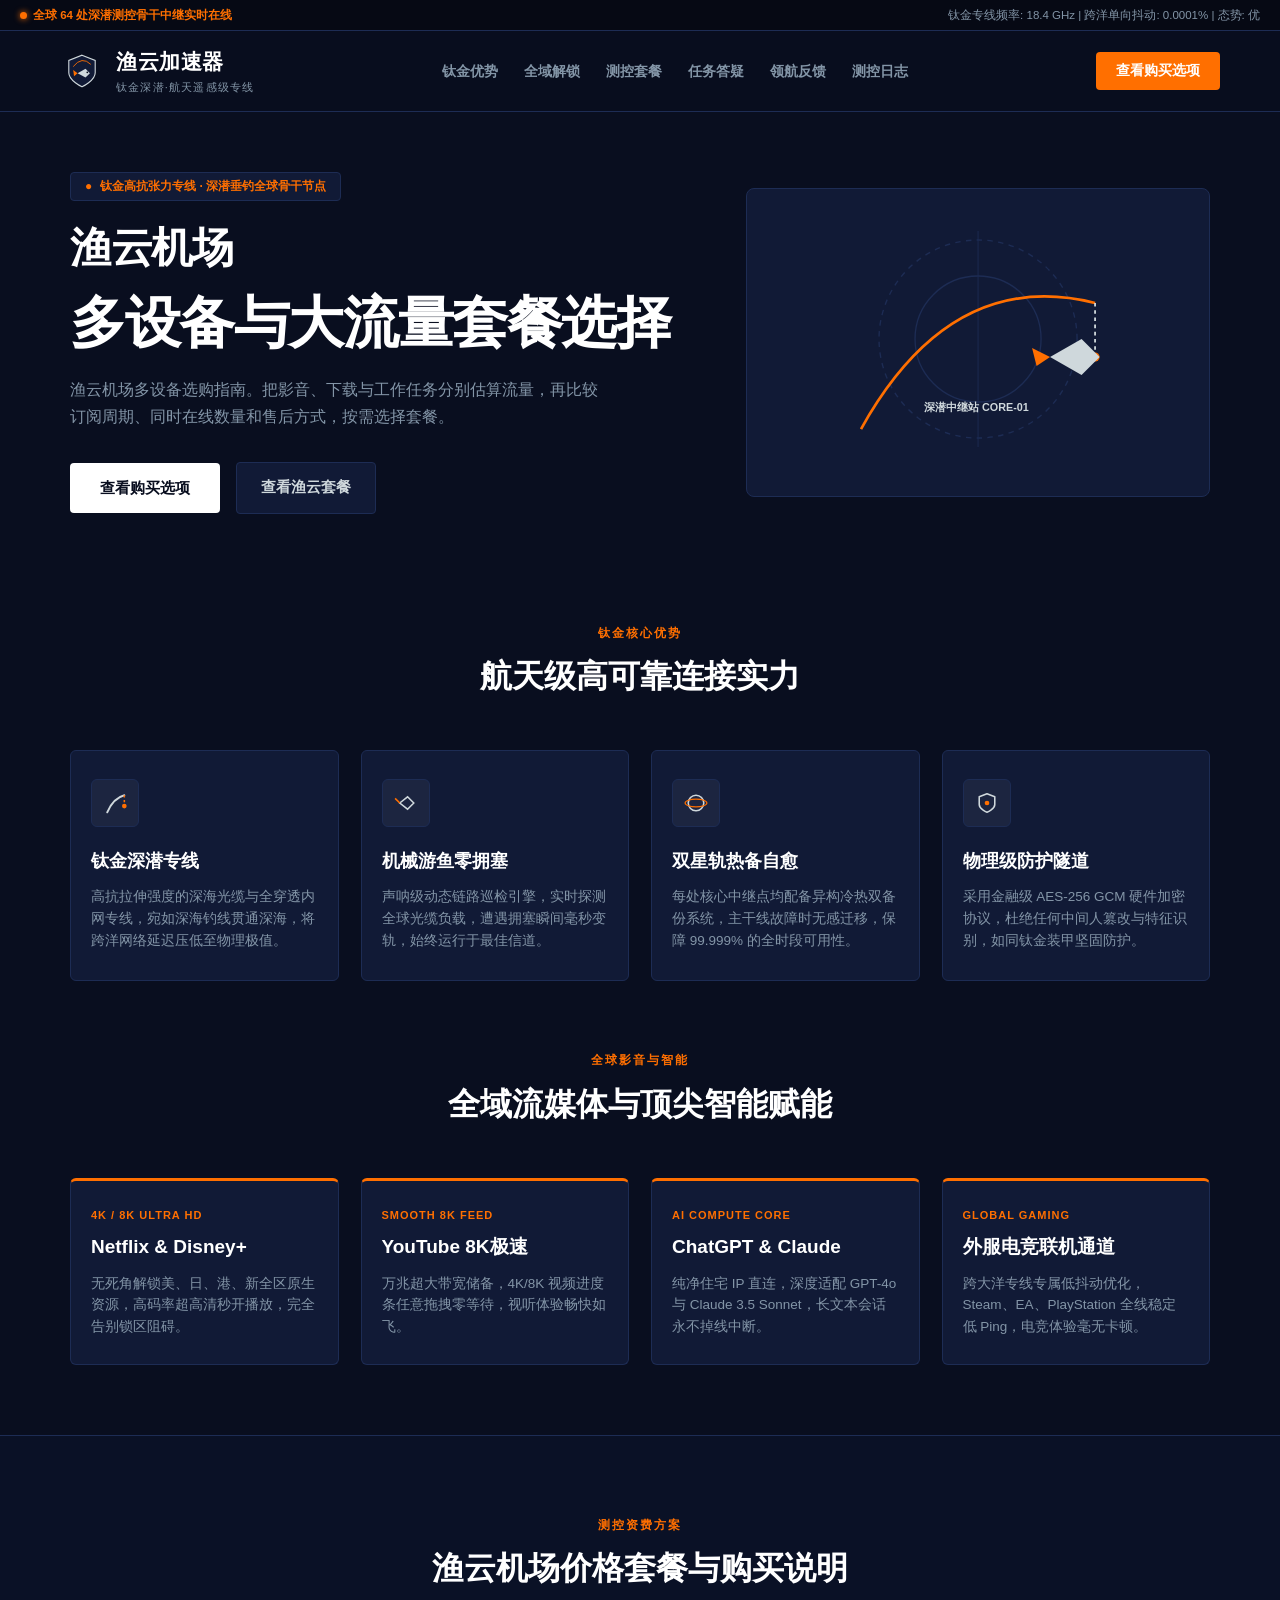
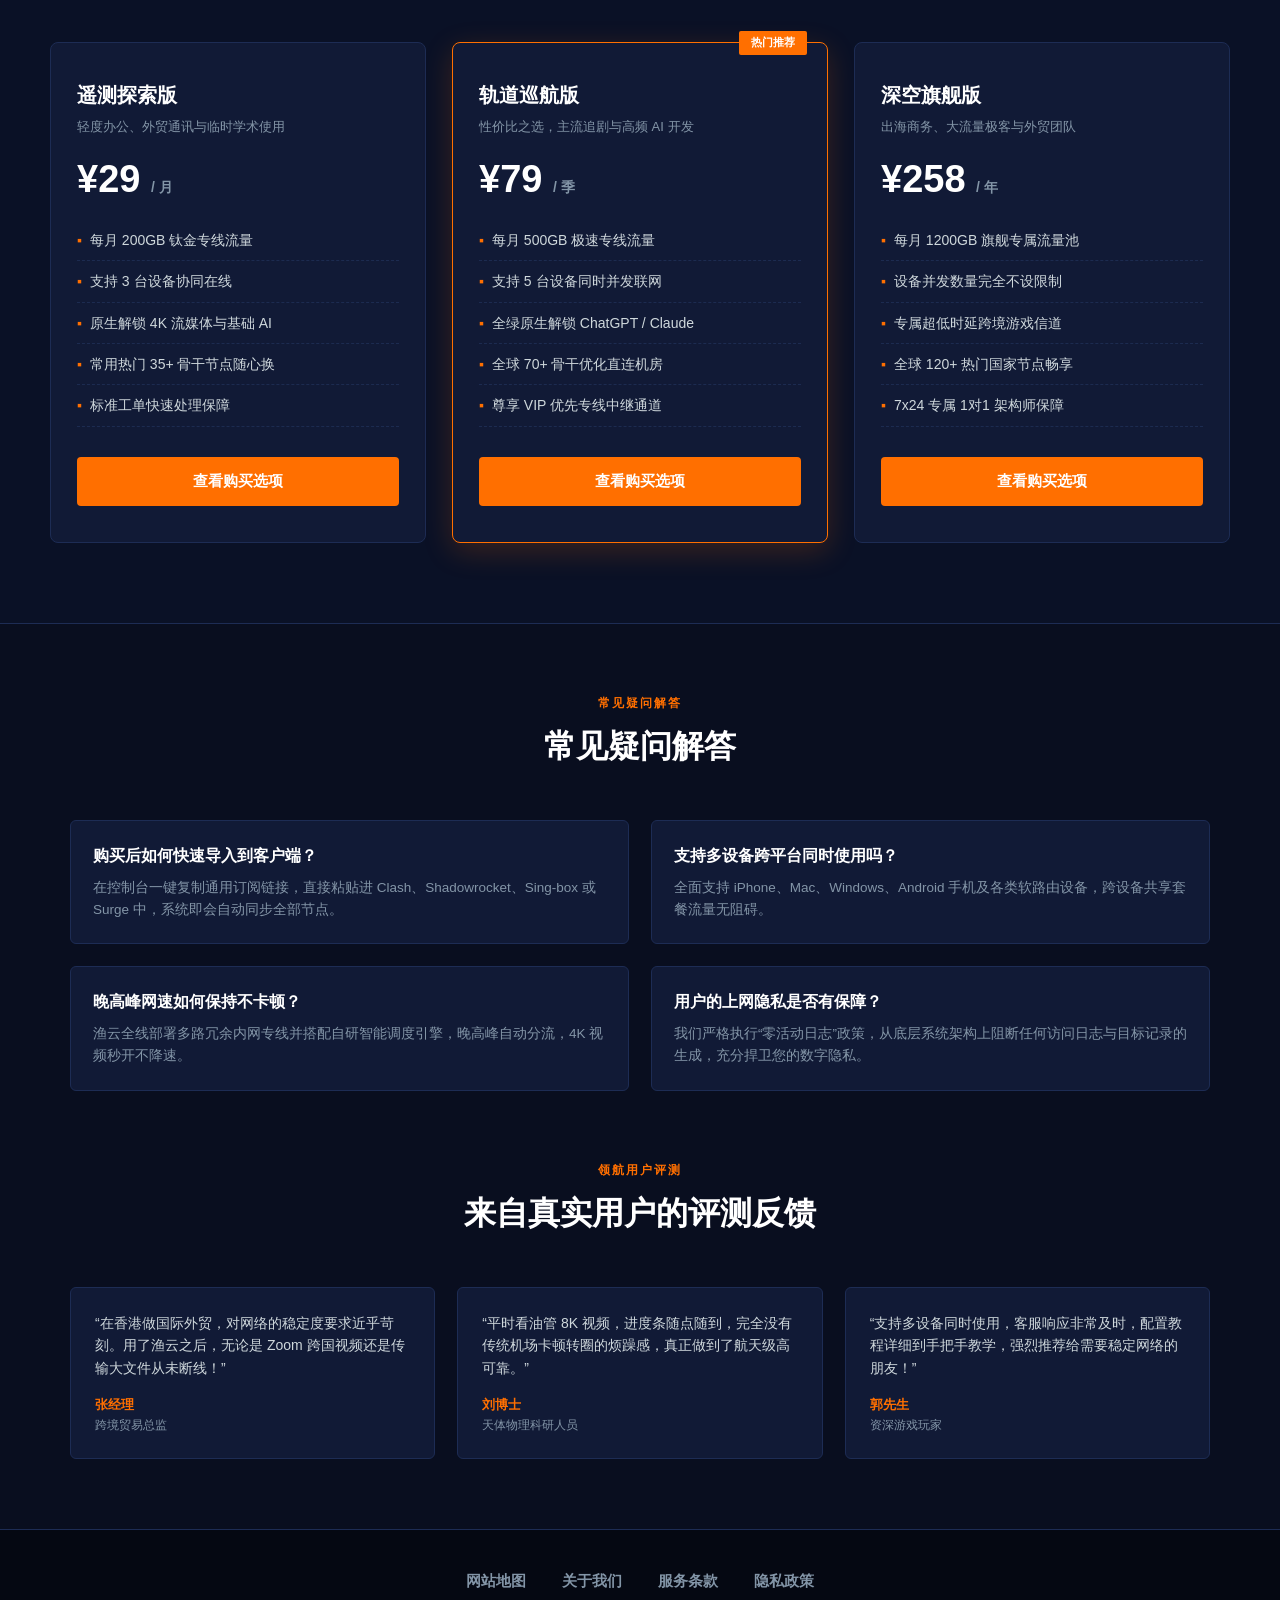
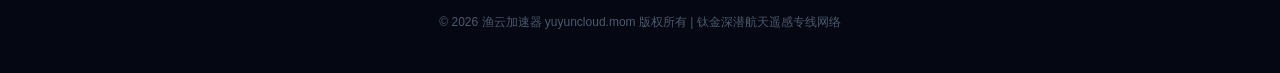
<file: index.html>
<!DOCTYPE html>

<html lang="zh-CN">
<head>
<meta charset="utf-8"/>
<meta content="width=device-width, initial-scale=1" name="viewport"/>
<title>渔云机场｜多设备与大流量套餐选择指南</title>
<meta content="渔云机场多设备选购指南。把影音、下载与工作任务分别估算流量，再比较订阅周期、同时在线数量和售后方式，按需选择套餐。" name="description"/>
<link href="https://yuyuncloud.mom/" rel="canonical"/>
<meta content="渔云机场｜多设备与大流量套餐选择指南" property="og:title"/>
<meta content="渔云机场多设备选购指南。把影音、下载与工作任务分别估算流量，再比较订阅周期、同时在线数量和售后方式，按需选择套餐。" property="og:description"/>
<meta content="https://yuyuncloud.mom/" property="og:url"/>
<meta content="website" property="og:type"/>
<meta content="渔云" property="og:site_name"/>
<meta content="zh_CN" property="og:locale"/>
<meta content="summary_large_image" name="twitter:card"/>
<meta content="渔云机场｜多设备与大流量套餐选择指南" name="twitter:title"/>
<meta content="渔云机场多设备选购指南。把影音、下载与工作任务分别估算流量，再比较订阅周期、同时在线数量和售后方式，按需选择套餐。" name="twitter:description"/>
<style>
    :root {
      --bg-space: #090e1f;
      --bg-module: #111a36;
      --bg-module-hover: #18254b;
      --color-titanium: #cfd8dc;
      --color-white: #ffffff;
      --color-orange: #ff6f00;
      --color-telemetry: #8395a7;
      --border-hull: #1d2c54;
      --font-hull: -apple-system, BlinkMacSystemFont, "Segoe UI", Roboto, "PingFang SC", "Microsoft YaHei", sans-serif;
    }
    * { box-sizing: border-box; margin: 0; padding: 0; }
    html { scroll-behavior: smooth; }
    body {
      background-color: var(--bg-space);
      color: var(--color-titanium);
      font-family: var(--font-hull);
      line-height: 1.6;
      -webkit-font-smoothing: antialiased;
    }
    a { color: inherit; text-decoration: none; }

    /* Top Strip */
    .tele-ticker {
      background: #060914;
      border-bottom: 1px solid var(--border-hull);
      padding: 6px 20px;
      font-size: 11.5px;
      color: var(--color-telemetry);
      display: flex;
      justify-content: space-between;
      align-items: center;
    }
    .tele-live {
      display: inline-flex;
      align-items: center;
      gap: 6px;
      color: var(--color-orange);
      font-weight: 700;
    }
    .tele-dot {
      width: 7px; height: 7px; border-radius: 50%;
      background: var(--color-orange);
      box-shadow: 0 0 6px var(--color-orange);
    }

    /* Nav */
    .aero-nav-bar {
      position: sticky;
      top: 0;
      z-index: 100;
      background: rgba(9, 14, 31, 0.96);
      border-bottom: 1px solid var(--border-hull);
      backdrop-filter: blur(8px);
    }
    .aero-nav-box {
      max-width: 1200px;
      margin: 0 auto;
      padding: 14px 20px;
      display: flex;
      align-items: center;
      justify-content: space-between;
      gap: 20px;
    }
    .aero-brand-box {
      display: flex;
      align-items: center;
      gap: 12px;
      flex-shrink: 0;
    }
    .aero-logo-svg {
      width: 44px;
      height: 44px;
      flex-shrink: 0;
    }
    .aero-title-grp {
      display: flex;
      flex-direction: column;
    }
    .aero-name {
      font-size: 21px;
      font-weight: 900;
      letter-spacing: 0.5px;
      color: var(--color-white);
    }
    .aero-name span {
      color: var(--color-orange);
      font-size: 11px;
      border: 1px solid var(--color-orange);
      padding: 1px 6px;
      border-radius: 2px;
      margin-left: 6px;
    }
    .aero-tagline {
      font-size: 11px;
      color: var(--color-telemetry);
      letter-spacing: 1.2px;
    }

    /* Section Navigation Links */
    .aero-nav-links {
      display: flex;
      align-items: center;
      gap: 26px;
      list-style: none;
    }
    .aero-nav-links a {
      font-size: 14px;
      font-weight: 700;
      color: var(--color-telemetry);
      transition: color 0.2s;
      position: relative;
    }
    .aero-nav-links a:hover {
      color: var(--color-white);
    }
    .aero-nav-links a::after {
      content: "";
      position: absolute;
      bottom: -6px;
      left: 0;
      width: 0;
      height: 2px;
      background: var(--color-orange);
      transition: width 0.2s;
    }
    .aero-nav-links a:hover::after {
      width: 100%;
    }

    .aero-login-btn {
      background: var(--color-orange);
      color: #fff;
      font-size: 13.5px;
      font-weight: 700;
      padding: 8px 20px;
      border-radius: 4px;
      transition: background 0.2s;
      flex-shrink: 0;
    }
    .aero-login-btn:hover { background: #ff7d1a; }

    /* Hero */
    .aero-hero-deck {
      max-width: 1180px;
      margin: 0 auto;
      padding: 60px 20px 40px;
      display: grid;
      grid-template-columns: 1.15fr 0.85fr;
      gap: 48px;
      align-items: center;
    }
    .aero-badge {
      display: inline-flex;
      align-items: center;
      gap: 8px;
      padding: 4px 14px;
      background: var(--bg-module);
      border: 1px solid var(--border-hull);
      border-radius: 4px;
      font-size: 12px;
      font-weight: 700;
      color: var(--color-orange);
      margin-bottom: 20px;
    }
    .aero-h1 {
      font-size: 42px;
      font-weight: 900;
      line-height: 1.2;
      color: var(--color-white);
      margin-bottom: 20px;
      letter-spacing: -0.5px;
    }
    .aero-h1 em {
      font-style: normal;
      color: var(--color-orange);
    }
    .aero-lead-p {
      font-size: 16px;
      color: var(--color-telemetry);
      line-height: 1.7;
      margin-bottom: 32px;
      max-width: 530px;
    }
    .aero-cta-row {
      display: flex;
      align-items: center;
      gap: 16px;
      flex-wrap: wrap;
    }
    .btn-aero-start {
      background: var(--color-white);
      color: var(--bg-space);
      font-size: 15px;
      font-weight: 800;
      padding: 13px 30px;
      border-radius: 4px;
      transition: all 0.2s;
      display: inline-block;
    }
    .btn-aero-start:hover {
      background: #e2e8f0;
      transform: translateY(-2px);
    }
    .btn-aero-pbn {
      background: var(--bg-module);
      border: 1px solid var(--border-hull);
      color: var(--color-titanium);
      font-size: 14.5px;
      font-weight: 700;
      padding: 13px 24px;
      border-radius: 4px;
      transition: all 0.2s;
      display: inline-block;
    }
    .btn-aero-pbn:hover {
      border-color: var(--color-orange);
      color: var(--color-white);
    }

    /* Vector Hero Graphic: Titanium Cyber Fish & Deep Line */
    .aero-radar-pod {
      background: var(--bg-module);
      border: 1px solid var(--border-hull);
      border-radius: 8px;
      padding: 24px;
      text-align: center;
    }

    /* Content wrap */
    .aero-section-wrap {
      max-width: 1180px;
      margin: 0 auto;
      padding: 70px 20px;
    }
    .aero-sec-head {
      margin-bottom: 48px;
      text-align: center;
    }
    .aero-tag-sec {
      font-size: 12px;
      font-weight: 800;
      letter-spacing: 2px;
      color: var(--color-orange);
      text-transform: uppercase;
      margin-bottom: 8px;
    }
    .aero-sec-title {
      font-size: 32px;
      font-weight: 900;
      color: var(--color-white);
    }

    /* Core Advantages 4 Cards */
    .titanium-grid-4 {
      display: grid;
      grid-template-columns: repeat(4, 1fr);
      gap: 22px;
    }
    .titanium-card {
      background: var(--bg-module);
      border: 1px solid var(--border-hull);
      border-radius: 6px;
      padding: 28px 20px;
      transition: all 0.25s;
    }
    .titanium-card:hover {
      transform: translateY(-4px);
      border-color: var(--color-orange);
      background: var(--bg-module-hover);
    }
    .t-icon-frame {
      width: 48px;
      height: 48px;
      border-radius: 6px;
      background: rgba(207, 216, 220, 0.06);
      border: 1px solid var(--border-hull);
      display: flex;
      align-items: center;
      justify-content: center;
      margin-bottom: 20px;
    }
    .t-card-h {
      font-size: 18px;
      font-weight: 800;
      color: var(--color-white);
      margin-bottom: 10px;
    }
    .t-card-p {
      font-size: 13.5px;
      color: var(--color-telemetry);
      line-height: 1.65;
    }

    /* Streaming & AI Cards */
    .stream-tele-grid {
      display: grid;
      grid-template-columns: repeat(4, 1fr);
      gap: 22px;
    }
    .stream-tele-card {
      background: var(--bg-module);
      border: 1px solid var(--border-hull);
      border-radius: 6px;
      padding: 26px 20px;
      border-top: 3px solid var(--color-orange);
    }
    .s-tele-label {
      font-size: 11px;
      font-weight: 800;
      color: var(--color-orange);
      margin-bottom: 8px;
      letter-spacing: 1px;
    }
    .s-tele-h {
      font-size: 19px;
      font-weight: 900;
      color: var(--color-white);
      margin-bottom: 10px;
    }
    .s-tele-p {
      font-size: 13.5px;
      color: var(--color-telemetry);
      line-height: 1.6;
    }

    /* Pricing Table (3 tiers) */
    .aero-price-deck {
      background: #0a1126;
      border-top: 1px solid var(--border-hull);
      border-bottom: 1px solid var(--border-hull);
      padding: 80px 20px;
    }
    .aero-price-grid {
      max-width: 1180px;
      margin: 0 auto;
      display: grid;
      grid-template-columns: repeat(3, 1fr);
      gap: 26px;
    }
    .a-price-card {
      background: var(--bg-module);
      border: 1px solid var(--border-hull);
      border-radius: 8px;
      padding: 36px 26px;
      position: relative;
      display: flex;
      flex-direction: column;
      transition: all 0.25s;
    }
    .a-price-card.star {
      border-color: var(--color-orange);
      box-shadow: 0 8px 30px rgba(255, 111, 0, 0.2);
    }
    .a-star-tag {
      position: absolute;
      top: -12px;
      right: 20px;
      background: var(--color-orange);
      color: #fff;
      font-size: 11px;
      font-weight: 800;
      padding: 3px 12px;
      border-radius: 2px;
    }
    .a-plan-name { font-size: 20px; font-weight: 900; color: var(--color-white); margin-bottom: 6px; }
    .a-plan-sub { font-size: 13px; color: var(--color-telemetry); margin-bottom: 22px; }
    .a-plan-cost { font-size: 38px; font-weight: 900; color: var(--color-white); line-height: 1; margin-bottom: 22px; }
    .a-plan-cost span { font-size: 14px; color: var(--color-telemetry); font-weight: 600; }
    .a-plan-feats { list-style: none; margin-bottom: 30px; flex-grow: 1; font-size: 14px; }
    .a-plan-feats li { padding: 9px 0; border-bottom: 1px dashed #1c2b50; display: flex; align-items: center; gap: 8px; }
    .a-plan-feats li::before { content: "▪"; color: var(--color-orange); font-size: 14px; }
    .btn-aero-buy {
      background: var(--color-orange);
      color: #ffffff;
      text-align: center;
      padding: 13px;
      border-radius: 4px;
      font-weight: 800;
      font-size: 14.5px;
      transition: background 0.2s;
      display: block;
    }
    .btn-aero-buy:hover { background: #ff7d1a; }

    /* FAQ */
    .aero-faq-grid {
      display: grid;
      grid-template-columns: 1fr 1fr;
      gap: 22px;
    }
    .a-faq-unit {
      background: var(--bg-module);
      border: 1px solid var(--border-hull);
      border-radius: 6px;
      padding: 22px;
    }
    .a-faq-q { font-size: 16px; font-weight: 800; color: var(--color-white); margin-bottom: 8px; }
    .a-faq-a { font-size: 13.5px; color: var(--color-telemetry); line-height: 1.65; }

    /* Testimonials */
    .aero-testi-grid {
      display: grid;
      grid-template-columns: repeat(3, 1fr);
      gap: 22px;
      margin-top: 36px;
    }
    .a-testi-card {
      background: var(--bg-module);
      border: 1px solid var(--border-hull);
      border-radius: 6px;
      padding: 24px;
    }
    .a-testi-quote { font-size: 14px; color: var(--color-titanium); margin-bottom: 16px; line-height: 1.6; }
    .a-testi-name { font-size: 13px; font-weight: 800; color: var(--color-orange); }
    .a-testi-pos { font-size: 11.5px; color: var(--color-telemetry); }

    /* Strict Footer: ONLY 4 titles */
    .strict-footer-aero {
      background: #050812;
      border-top: 1px solid var(--border-hull);
      padding: 40px 20px;
      text-align: center;
    }
    .footer-four-aero {
      display: flex;
      justify-content: center;
      align-items: center;
      gap: 36px;
      margin-bottom: 20px;
      flex-wrap: wrap;
    }
    .footer-four-aero a {
      font-size: 14.5px;
      font-weight: 700;
      color: var(--color-telemetry);
      transition: color 0.2s;
    }
    .footer-four-aero a:hover { color: var(--color-white); text-decoration: underline; }
    .footer-aero-copy {
      font-size: 12px;
      color: #4b586d;
    }

    @media (max-width: 900px) {
      .aero-hero-deck { grid-template-columns: 1fr; }
      .titanium-grid-4, .stream-tele-grid, .aero-price-grid, .aero-faq-grid, .aero-testi-grid { grid-template-columns: 1fr; }
      .aero-h1 { font-size: 32px; }
      .btn-aero-start, .btn-aero-pbn, .btn-aero-buy { width: 100%; text-align: center; }
      .aero-nav-links { display: none; }
      .footer-four-aero { gap: 20px; }
    }
  </style>
<script id="landing-maintenance-schema" type="application/ld+json">{"@context":"https://schema.org","@type":"WebSite","name":"渔云机场｜多任务连接的准备与测试","url":"https://yuyuncloud.mom/","inLanguage":"zh-CN"}</script>
<link href="landing-maintenance.css" rel="stylesheet"/>
</head>
<body>
<!-- Top Strip -->
<aside class="tele-ticker">
<div class="tele-live">
<span class="tele-dot"></span> 全球 64 处深潜测控骨干中继实时在线
    </div>
<div>钛金专线频率: 18.4 GHz | 跨洋单向抖动: 0.0001% | 态势: 优</div>
</aside>
<!-- Nav with Sections Menu -->
<header class="aero-nav-bar">
<div class="aero-nav-box">
<a class="aero-brand-box" href="index.html">
<!-- Integrated Logo: Titanium mechanical cyber fish leaping through orbital deep-sea angling line -->
<svg class="aero-logo-svg" fill="none" viewbox="0 0 100 100" xmlns="http://www.w3.org/2000/svg">
<!-- Titanium Shield Plate Base -->
<path d="M50 14 L80 26 V54 C80 72 50 86 50 86 C50 86 20 72 20 54 V26 L50 14 Z" fill="#111a36" stroke="#cfd8dc" stroke-width="2.5"></path>
<!-- Angling Line Arc with Orange Hook Point -->
<path d="M30 40 Q 50 15 70 35" stroke="#ff6f00" stroke-width="2"></path>
<!-- Cyber Fish Silhouette inside Shield -->
<polygon fill="#cfd8dc" points="40,55 58,45 68,55 58,65"></polygon>
<polygon fill="#ff6f00" points="40,55 30,48 32,62"></polygon>
<circle cx="62" cy="53" fill="#090e1f" r="2"></circle>
</svg>
<div class="aero-title-grp">
<div class="aero-name">渔云加速器</div>
<div class="aero-tagline">钛金深潜·航天遥感级专线</div>
</div>
</a>
<!-- Section Navigation Menu -->
<nav>
<ul class="aero-nav-links">
<li><a href="#advantages">钛金优势</a></li>
<li><a href="#streaming">全域解锁</a></li>
<li><a href="#pricing">测控套餐</a></li>
<li><a href="#faq">任务答疑</a></li>
<li><a href="#reviews">领航反馈</a></li>
<li><a href="telemetry.html">测控日志</a></li>
</ul>
</nav>
<a class="aero-login-btn" href="https://ww012.twilightaff.com/#/?code=A56DH1Af" rel="nofollow noopener sponsored" target="_blank">查看购买选项</a>
</div>
</header>
<!-- Hero Section -->
<main>
<section class="aero-hero-deck">
<div>
<div class="aero-badge">
<span>●</span> 钛金高抗张力专线 · 深潜垂钓全球骨干节点
        </div>
<h1 class="aero-h1" data-landing-title="true"><span class="landing-brand">渔云机场</span><span class="landing-focus">多设备与大流量套餐选择</span></h1>
<p class="aero-lead-p">渔云机场多设备选购指南。把影音、下载与工作任务分别估算流量，再比较订阅周期、同时在线数量和售后方式，按需选择套餐。</p>
<div class="aero-cta-row">
<a class="btn-aero-start" href="https://ww012.twilightaff.com/#/?code=A56DH1Af" rel="nofollow noopener sponsored" target="_blank">查看购买选项</a>
<a class="btn-aero-pbn" data-package-cta="true" href="#pricing">查看渔云套餐</a>
</div>
</div>
<div class="aero-radar-pod">
<svg fill="none" height="auto" viewbox="0 0 460 280" width="100%" xmlns="http://www.w3.org/2000/svg">
<!-- Orbital Concentric Circles & Deep Lines -->
<circle cx="230" cy="140" r="110" stroke="#1d2c54" stroke-dasharray="6 6" stroke-width="1.5"></circle>
<circle cx="230" cy="140" r="70" stroke="#1d2c54" stroke-width="1.5"></circle>
<line stroke="#1d2c54" stroke-width="1" x1="230" x2="230" y1="20" y2="260"></line>
<!-- Titanium Deep Trolling Rod Arc -->
<path d="M100 240 Q 200 60 360 100" stroke="#ff6f00" stroke-width="3"></path>
<line stroke="#cfd8dc" stroke-dasharray="4 4" stroke-width="2" x1="360" x2="360" y1="100" y2="160"></line>
<circle cx="360" cy="160" fill="#ff6f00" r="5"></circle>
<!-- Cyber Fish Node -->
<polygon fill="#cfd8dc" points="310,160 345,140 365,160 345,180"></polygon>
<polygon fill="#ff6f00" points="310,160 290,150 295,170"></polygon>
<text fill="#cfd8dc" font-size="12" font-weight="800" x="170" y="220">深潜中继站 CORE-01</text>
</svg>
</div>
</section>
<!-- Core Product Advantages (4 cards) -->
<section class="aero-section-wrap" id="advantages">
<div class="aero-sec-head">
<div class="aero-tag-sec">钛金核心优势</div>
<h2 class="aero-sec-title">航天级高可靠连接实力</h2>
</div>
<div class="titanium-grid-4">
<div class="titanium-card">
<div class="t-icon-frame">
<!-- Titanium Rod Icon -->
<svg fill="none" height="28" viewbox="0 0 36 36" width="28" xmlns="http://www.w3.org/2000/svg">
<path d="M8 30 C 14 16, 22 10, 30 8" stroke="#cfd8dc" stroke-linecap="round" stroke-width="2.5"></path>
<line stroke="#ff6f00" stroke-dasharray="3 3" stroke-width="2" x1="30" x2="30" y1="8" y2="22"></line>
<circle cx="30" cy="22" fill="#ff6f00" r="3"></circle>
</svg>
</div>
<h3 class="t-card-h">钛金深潜专线</h3>
<p class="t-card-p">高抗拉伸强度的深海光缆与全穿透内网专线，宛如深海钓线贯通深海，将跨洋网络延迟压低至物理极值。</p>
</div>
<div class="titanium-card">
<div class="t-icon-frame">
<!-- Cyber Fish Icon -->
<svg fill="none" height="28" viewbox="0 0 36 36" width="28" xmlns="http://www.w3.org/2000/svg">
<polygon fill="none" points="10,18 20,10 28,18 20,26" stroke="#cfd8dc" stroke-width="2"></polygon>
<line stroke="#ff6f00" stroke-width="2" x1="10" x2="4" y1="18" y2="12"></line>
</svg>
</div>
<h3 class="t-card-h">机械游鱼零拥塞</h3>
<p class="t-card-p">声呐级动态链路巡检引擎，实时探测全球光缆负载，遭遇拥塞瞬间毫秒变轨，始终运行于最佳信道。</p>
</div>
<div class="titanium-card">
<div class="t-icon-frame">
<!-- Space Satellite Orbit Icon -->
<svg fill="none" height="28" viewbox="0 0 36 36" width="28" xmlns="http://www.w3.org/2000/svg">
<circle cx="18" cy="18" r="10" stroke="#cfd8dc" stroke-width="2"></circle>
<ellipse cx="18" cy="18" rx="14" ry="5" stroke="#ff6f00" stroke-width="1.5"></ellipse>
</svg>
</div>
<h3 class="t-card-h">双星轨热备自愈</h3>
<p class="t-card-p">每处核心中继点均配备异构冷热双备份系统，主干线故障时无感迁移，保障 99.999% 的全时段可用性。</p>
</div>
<div class="titanium-card">
<div class="t-icon-frame">
<!-- Titanium Shield Icon -->
<svg fill="none" height="28" viewbox="0 0 36 36" width="28" xmlns="http://www.w3.org/2000/svg">
<path d="M18 6 L28 10 V20 C28 26 18 30 18 30 C18 30 8 26 8 20 V10 L18 6 Z" stroke="#cfd8dc" stroke-linejoin="round" stroke-width="2"></path>
<circle cx="18" cy="18" fill="#ff6f00" r="3"></circle>
</svg>
</div>
<h3 class="t-card-h">物理级防护隧道</h3>
<p class="t-card-p">采用金融级 AES-256 GCM 硬件加密协议，杜绝任何中间人篡改与特征识别，如同钛金装甲坚固防护。</p>
</div>
</div>
</section>
<!-- Streaming & AI Cards (4 cards) -->
<section class="aero-section-wrap" id="streaming" style="padding-top:0;">
<div class="aero-sec-head">
<div class="aero-tag-sec">全球影音与智能</div>
<h2 class="aero-sec-title">全域流媒体与顶尖智能赋能</h2>
</div>
<div class="stream-tele-grid">
<div class="stream-tele-card">
<div class="s-tele-label">4K / 8K ULTRA HD</div>
<h3 class="s-tele-h">Netflix &amp; Disney+</h3>
<p class="s-tele-p">无死角解锁美、日、港、新全区原生资源，高码率超高清秒开播放，完全告别锁区阻碍。</p>
</div>
<div class="stream-tele-card">
<div class="s-tele-label">SMOOTH 8K FEED</div>
<h3 class="s-tele-h">YouTube 8K极速</h3>
<p class="s-tele-p">万兆超大带宽储备，4K/8K 视频进度条任意拖拽零等待，视听体验畅快如飞。</p>
</div>
<div class="stream-tele-card">
<div class="s-tele-label">AI COMPUTE CORE</div>
<h3 class="s-tele-h">ChatGPT &amp; Claude</h3>
<p class="s-tele-p">纯净住宅 IP 直连，深度适配 GPT-4o 与 Claude 3.5 Sonnet，长文本会话永不掉线中断。</p>
</div>
<div class="stream-tele-card">
<div class="s-tele-label">GLOBAL GAMING</div>
<h3 class="s-tele-h">外服电竞联机通道</h3>
<p class="s-tele-p">跨大洋专线专属低抖动优化，Steam、EA、PlayStation 全线稳定低 Ping，电竞体验毫无卡顿。</p>
</div>
</div>
</section>
<!-- Pricing Comparison Table (3 tiers) -->
<section class="aero-price-deck" id="pricing" style=";scroll-margin-top:100px;">
<div class="aero-sec-head">
<div class="aero-tag-sec">测控资费方案</div>
<h2 class="aero-sec-title">渔云机场价格套餐与购买说明</h2>
</div>
<div class="aero-price-grid">
<div class="a-price-card">
<div class="a-plan-name">遥测探索版</div>
<div class="a-plan-sub">轻度办公、外贸通讯与临时学术使用</div>
<div class="a-plan-cost">¥29 <span>/ 月</span></div>
<ul class="a-plan-feats">
<li>每月 200GB 钛金专线流量</li>
<li>支持 3 台设备协同在线</li>
<li>原生解锁 4K 流媒体与基础 AI</li>
<li>常用热门 35+ 骨干节点随心换</li>
<li>标准工单快速处理保障</li>
</ul>
<a class="btn-aero-buy" href="https://ww012.twilightaff.com/#/?code=A56DH1Af" rel="nofollow noopener sponsored" target="_blank">查看购买选项</a>
</div>
<div class="a-price-card star">
<span class="a-star-tag">热门推荐</span>
<div class="a-plan-name">轨道巡航版</div>
<div class="a-plan-sub">性价比之选，主流追剧与高频 AI 开发</div>
<div class="a-plan-cost">¥79 <span>/ 季</span></div>
<ul class="a-plan-feats">
<li>每月 500GB 极速专线流量</li>
<li>支持 5 台设备同时并发联网</li>
<li>全绿原生解锁 ChatGPT / Claude</li>
<li>全球 70+ 骨干优化直连机房</li>
<li>尊享 VIP 优先专线中继通道</li>
</ul>
<a class="btn-aero-buy" href="https://ww012.twilightaff.com/#/?code=A56DH1Af" rel="nofollow noopener sponsored" target="_blank">查看购买选项</a>
</div>
<div class="a-price-card">
<div class="a-plan-name">深空旗舰版</div>
<div class="a-plan-sub">出海商务、大流量极客与外贸团队</div>
<div class="a-plan-cost">¥258 <span>/ 年</span></div>
<ul class="a-plan-feats">
<li>每月 1200GB 旗舰专属流量池</li>
<li>设备并发数量完全不设限制</li>
<li>专属超低时延跨境游戏信道</li>
<li>全球 120+ 热门国家节点畅享</li>
<li>7x24 专属 1对1 架构师保障</li>
</ul>
<a class="btn-aero-buy" href="https://ww012.twilightaff.com/#/?code=A56DH1Af" rel="nofollow noopener sponsored" target="_blank">查看购买选项</a>
</div>
</div>
</section>
<!-- FAQ (4 items) -->
<section class="aero-section-wrap" id="faq">
<div class="aero-sec-head">
<div class="aero-tag-sec">常见疑问解答</div>
<h2 class="aero-sec-title">常见疑问解答</h2>
</div>
<div class="aero-faq-grid">
<div class="a-faq-unit">
<div class="a-faq-q">购买后如何快速导入到客户端？</div>
<div class="a-faq-a">在控制台一键复制通用订阅链接，直接粘贴进 Clash、Shadowrocket、Sing-box 或 Surge 中，系统即会自动同步全部节点。</div>
</div>
<div class="a-faq-unit">
<div class="a-faq-q">支持多设备跨平台同时使用吗？</div>
<div class="a-faq-a">全面支持 iPhone、Mac、Windows、Android 手机及各类软路由设备，跨设备共享套餐流量无阻碍。</div>
</div>
<div class="a-faq-unit">
<div class="a-faq-q">晚高峰网速如何保持不卡顿？</div>
<div class="a-faq-a">渔云全线部署多路冗余内网专线并搭配自研智能调度引擎，晚高峰自动分流，4K 视频秒开不降速。</div>
</div>
<div class="a-faq-unit">
<div class="a-faq-q">用户的上网隐私是否有保障？</div>
<div class="a-faq-a">我们严格执行“零活动日志”政策，从底层系统架构上阻断任何访问日志与目标记录的生成，充分捍卫您的数字隐私。</div>
</div>
</div>
</section>
<!-- Testimonials (3 cards) -->
<section class="aero-section-wrap" id="reviews" style="padding-top:0;">
<div class="aero-sec-head">
<div class="aero-tag-sec">领航用户评测</div>
<h2 class="aero-sec-title">来自真实用户的评测反馈</h2>
</div>
<div class="aero-testi-grid">
<div class="a-testi-card">
<div class="a-testi-quote">“在香港做国际外贸，对网络的稳定度要求近乎苛刻。用了渔云之后，无论是 Zoom 跨国视频还是传输大文件从未断线！”</div>
<div class="a-testi-name">张经理</div>
<div class="a-testi-pos">跨境贸易总监</div>
</div>
<div class="a-testi-card">
<div class="a-testi-quote">“平时看油管 8K 视频，进度条随点随到，完全没有传统机场卡顿转圈的烦躁感，真正做到了航天级高可靠。”</div>
<div class="a-testi-name">刘博士</div>
<div class="a-testi-pos">天体物理科研人员</div>
</div>
<div class="a-testi-card">
<div class="a-testi-quote">“支持多设备同时使用，客服响应非常及时，配置教程详细到手把手教学，强烈推荐给需要稳定网络的朋友！”</div>
<div class="a-testi-name">郭先生</div>
<div class="a-testi-pos">资深游戏玩家</div>
</div>
</div>
</section>
</main>
<!-- Strict Footer: ONLY 4 titles -->
<footer class="strict-footer-aero">
<div class="footer-four-aero">
<a href="sitemap.html" target="_blank">网站地图</a>
<a href="about.html" target="_blank">关于我们</a>
<a href="terms.html" target="_blank">服务条款</a>
<a href="privacy.html" target="_blank">隐私政策</a>
</div>
<div class="footer-aero-copy">
      © 2026 渔云加速器 yuyuncloud.mom 版权所有 | 钛金深潜航天遥感专线网络
    </div>
</footer>
</body>
</html>
</file>
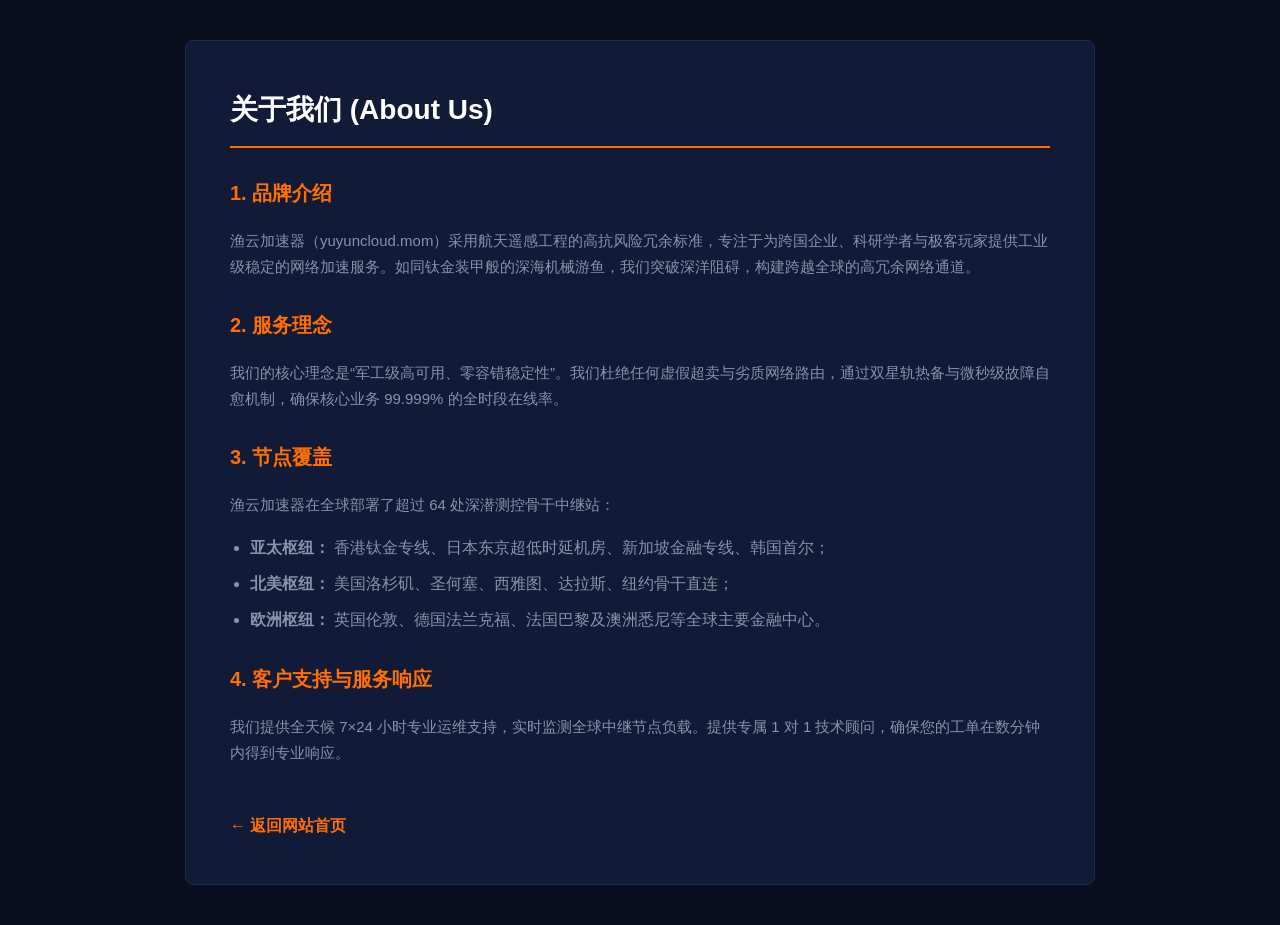
<file: about.html>
<!DOCTYPE html>
<html lang="zh-CN">
<head>
  <meta charset="UTF-8">
  <meta name="viewport" content="width=device-width, initial-scale=1">
  <title>关于我们 | 渔云加速器 yuyuncloud.mom</title>
  <style>
    body { background:#090e1f; color:#cfd8dc; font-family:-apple-system,BlinkMacSystemFont,"Segoe UI",Roboto,"PingFang SC",sans-serif; margin:0; padding:40px 20px; line-height:1.75; }
    .page-box { max-width:820px; margin:0 auto; background:#111a36; padding:44px; border:1px solid #1d2c54; border-radius:8px; }
    h1 { color:#fff; border-bottom:2px solid #ff6f00; padding-bottom:12px; margin-top:0; font-size:28px; }
    h2 { color:#ff6f00; font-size:20px; margin-top:28px; }
    p { color:#8395a7; font-size:15px; margin-bottom:16px; }
    ul { color:#8395a7; padding-left:20px; margin-bottom:20px; }
    li { margin-bottom:8px; }
    .back-btn { display:inline-block; margin-top:30px; color:#ff6f00; font-weight:bold; text-decoration:none; }
    .back-btn:hover { text-decoration:underline; }
  </style>

<meta name="description" content="渔云加速器（yuyuncloud.mom）采用航天遥感工程的高抗风险冗余标准，专注于为跨国企业、科研学者与极客玩家提供工业级稳定的网络加速服务。如同钛金装甲般的深海机械游鱼，我们突破深洋阻碍，构建跨越全球的高冗余网络通道。">
<meta property="og:url" content="https://yuyuncloud.mom/about.html">
<meta property="og:title" content="关于我们 | 渔云加速器 yuyuncloud.mom">
<meta property="og:description" content="渔云加速器（yuyuncloud.mom）采用航天遥感工程的高抗风险冗余标准，专注于为跨国企业、科研学者与极客玩家提供工业级稳定的网络加速服务。如同钛金装甲般的深海机械游鱼，我们突破深洋阻碍，构建跨越全球的高冗余网络通道。">
<meta property="og:site_name" content="渔云">
<meta property="og:type" content="article">
<meta name="twitter:title" content="关于我们 | 渔云加速器 yuyuncloud.mom">
<meta name="twitter:description" content="渔云加速器（yuyuncloud.mom）采用航天遥感工程的高抗风险冗余标准，专注于为跨国企业、科研学者与极客玩家提供工业级稳定的网络加速服务。如同钛金装甲般的深海机械游鱼，我们突破深洋阻碍，构建跨越全球的高冗余网络通道。">
<link rel="canonical" href="https://yuyuncloud.mom/about.html">
<script id="landing-maintenance-schema" type="application/ld+json">{"@context": "https://schema.org", "@type": "BreadcrumbList", "itemListElement": [{"@type": "ListItem", "position": 1, "name": "渔云机场", "item": "https://yuyuncloud.mom/"}, {"@type": "ListItem", "position": 2, "name": "关于我们 | 渔云加速器 yuyuncloud.mom", "item": "https://yuyuncloud.mom/about.html"}]}</script>
</head>
<body>
  <div class="page-box">
    <h1>关于我们 (About Us)</h1>
    
    <h2>1. 品牌介绍</h2>
    <p>渔云加速器（yuyuncloud.mom）采用航天遥感工程的高抗风险冗余标准，专注于为跨国企业、科研学者与极客玩家提供工业级稳定的网络加速服务。如同钛金装甲般的深海机械游鱼，我们突破深洋阻碍，构建跨越全球的高冗余网络通道。</p>

    <h2>2. 服务理念</h2>
    <p>我们的核心理念是“军工级高可用、零容错稳定性”。我们杜绝任何虚假超卖与劣质网络路由，通过双星轨热备与微秒级故障自愈机制，确保核心业务 99.999% 的全时段在线率。</p>

    <h2>3. 节点覆盖</h2>
    <p>渔云加速器在全球部署了超过 64 处深潜测控骨干中继站：</p>
    <ul>
      <li><strong>亚太枢纽：</strong> 香港钛金专线、日本东京超低时延机房、新加坡金融专线、韩国首尔；</li>
      <li><strong>北美枢纽：</strong> 美国洛杉矶、圣何塞、西雅图、达拉斯、纽约骨干直连；</li>
      <li><strong>欧洲枢纽：</strong> 英国伦敦、德国法兰克福、法国巴黎及澳洲悉尼等全球主要金融中心。</li>
    </ul>

    <h2>4. 客户支持与服务响应</h2>
    <p>我们提供全天候 7×24 小时专业运维支持，实时监测全球中继节点负载。提供专属 1 对 1 技术顾问，确保您的工单在数分钟内得到专业响应。</p>

    <a href="index.html" class="back-btn">&larr; 返回网站首页</a>
  </div>
</body>
</html>
</file>
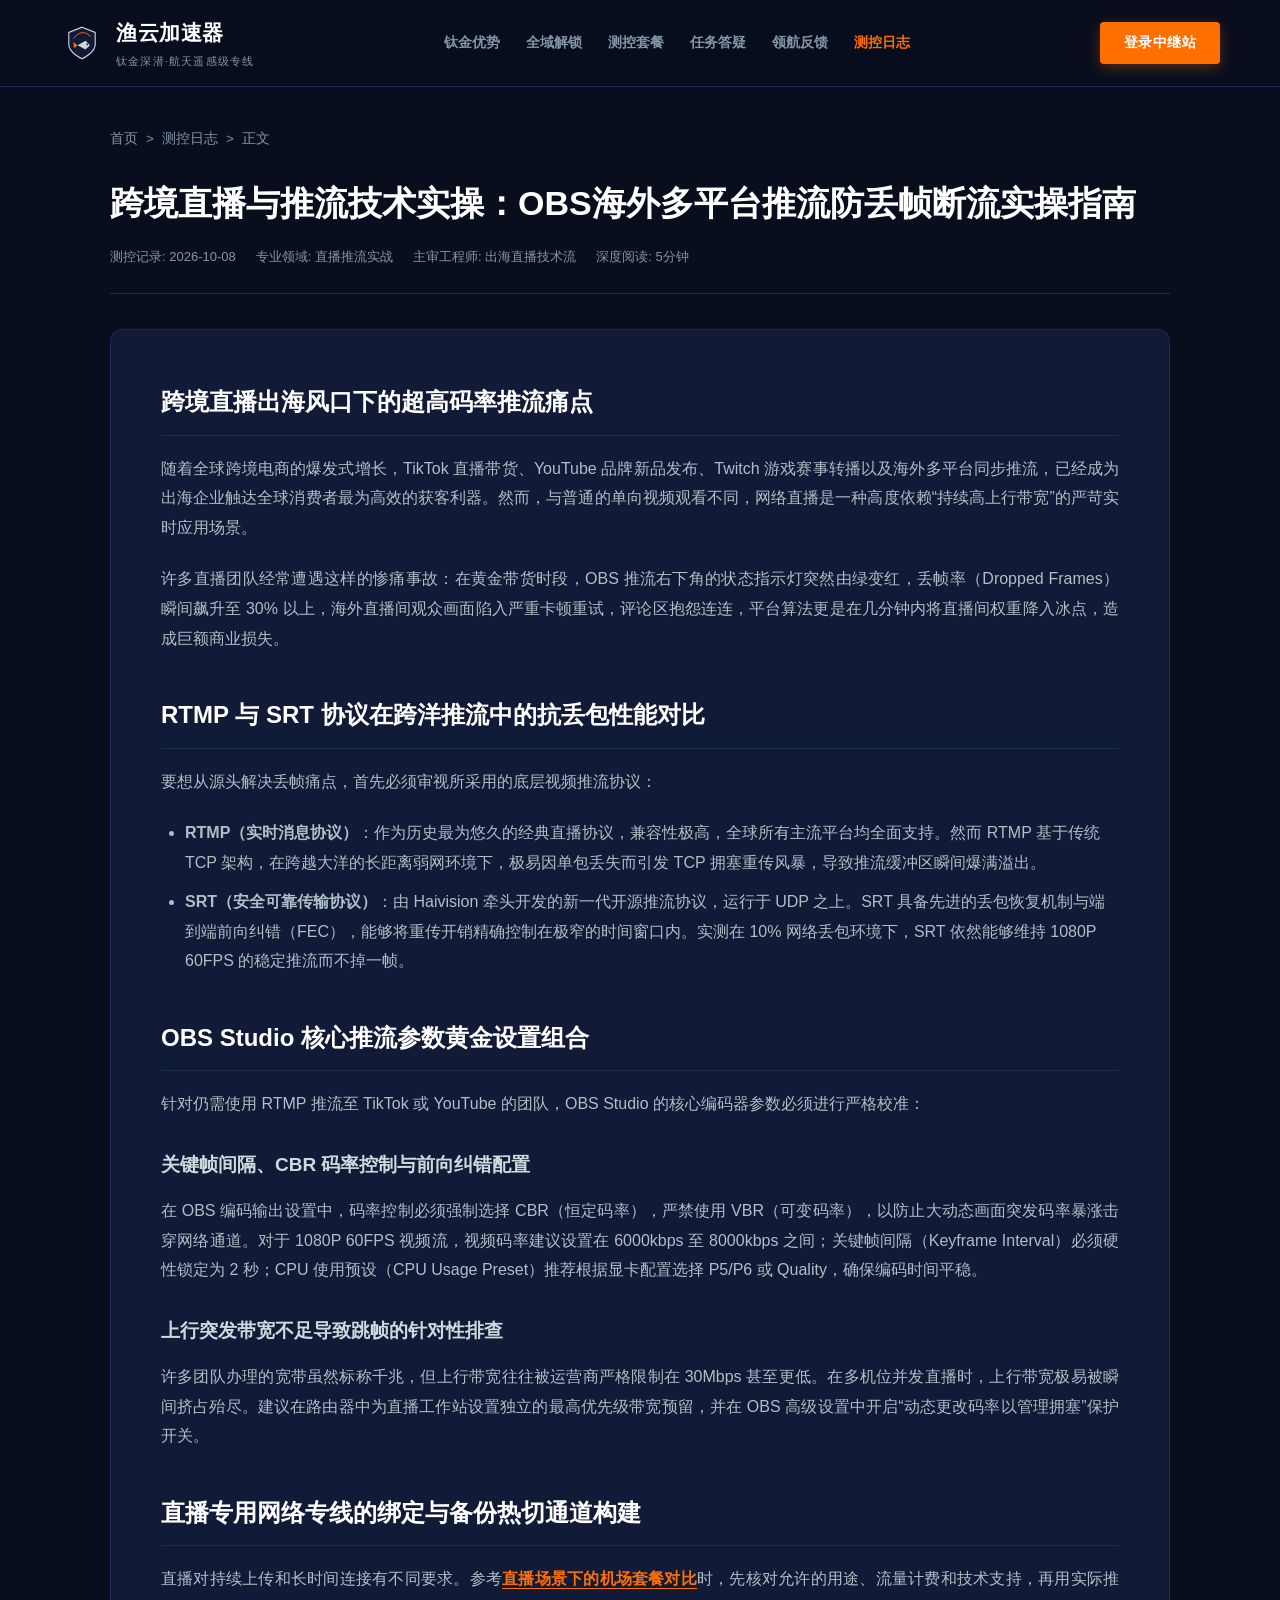
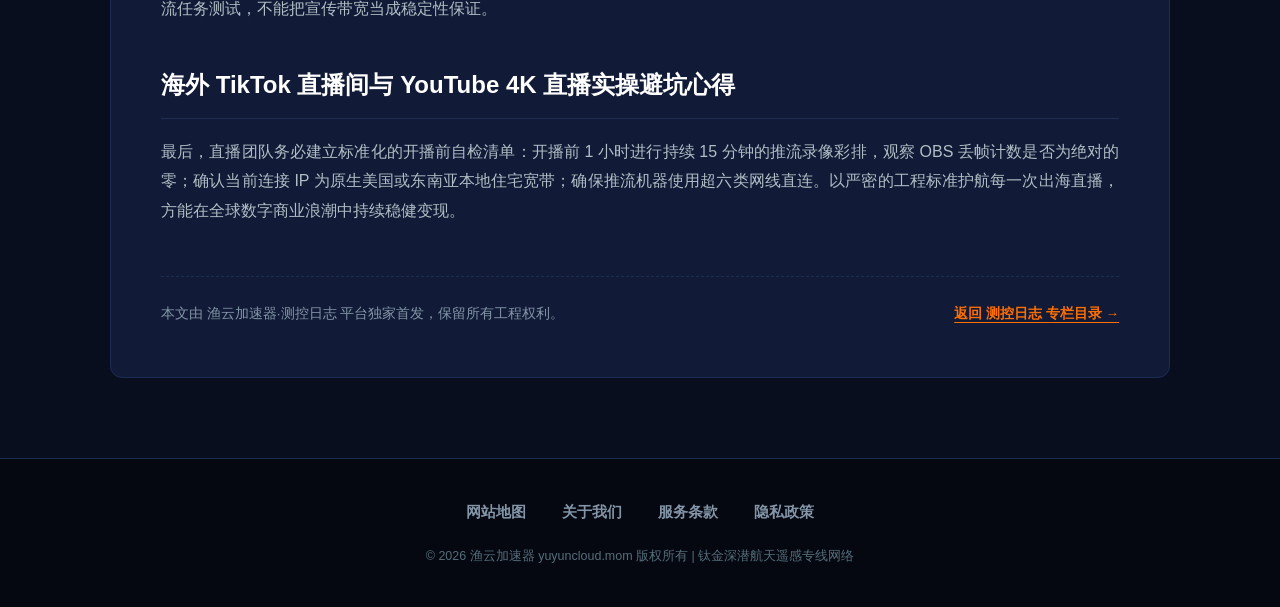
<file: cross-border-livestream-obs-streaming.html>
<!DOCTYPE html>

<html lang="zh-CN">
<head>
<meta charset="utf-8"/>
<meta content="width=device-width, initial-scale=1" name="viewport"/>
<title>跨境直播与推流技术实操：OBS海外多平台推流防丢帧断流实操指南 | 渔云加速器 测控日志</title>
<meta content="出海带货与海外直播必备教程！详解RTMP与SRT推流协议对比、OBS关键帧与CBR码率黄金设置，打造零丢帧双链路热备直播间。" name="description"/>
<style>
    :root {
      --bg-space: #090e1f;
      --bg-module: #111a36;
      --bg-module-hover: #18254b;
      --color-titanium: #cfd8dc;
      --color-white: #ffffff;
      --color-orange: #ff6f00;
      --color-telemetry: #8395a7;
      --border-hull: #1d2c54;
      --font-hull: -apple-system, BlinkMacSystemFont, "Segoe UI", Roboto, "PingFang SC", "Microsoft YaHei", sans-serif;
    }
    * { box-sizing: border-box; margin: 0; padding: 0; }
    html { scroll-behavior: smooth; }
    body {
      background-color: var(--bg-space);
      color: var(--color-titanium);
      font-family: var(--font-hull);
      line-height: 1.8;
      -webkit-font-smoothing: antialiased;
    }
    a { color: inherit; text-decoration: none; }

    /* Nav */
    .aero-nav-bar {
      position: sticky;
      top: 0;
      z-index: 100;
      background: rgba(9, 14, 31, 0.96);
      border-bottom: 1px solid var(--border-hull);
      backdrop-filter: blur(10px);
    }
    .aero-nav-box {
      max-width: 1200px;
      margin: 0 auto;
      padding: 14px 20px;
      display: flex;
      align-items: center;
      justify-content: space-between;
      gap: 20px;
    }
    .aero-brand-box {
      display: flex;
      align-items: center;
      gap: 12px;
      flex-shrink: 0;
    }
    .aero-logo-svg {
      width: 44px;
      height: 44px;
      flex-shrink: 0;
    }
    .aero-title-grp {
      display: flex;
      flex-direction: column;
    }
    .aero-name {
      font-size: 21px;
      font-weight: 900;
      letter-spacing: 0.5px;
      color: var(--color-white);
    }
    .aero-tagline {
      font-size: 11px;
      color: var(--color-telemetry);
      letter-spacing: 1.2px;
    }
    .aero-nav-links {
      display: flex;
      align-items: center;
      gap: 26px;
      list-style: none;
    }
    .aero-nav-links a {
      font-size: 14px;
      font-weight: 700;
      color: var(--color-telemetry);
      transition: color 0.2s;
    }
    .aero-nav-links a:hover, .aero-nav-links a.active {
      color: var(--color-orange);
    }
    .aero-login-btn {
      background: var(--color-orange);
      color: #fff;
      font-size: 13.5px;
      font-weight: 800;
      padding: 9px 24px;
      border-radius: 4px;
      letter-spacing: 0.5px;
      box-shadow: 0 4px 14px rgba(255, 111, 0, 0.3);
      transition: all 0.2s;
      flex-shrink: 0;
    }
    .aero-login-btn:hover {
      background: #e66300;
      transform: translateY(-1px);
    }

    /* Container */
    .container {
      max-width: 1100px;
      margin: 0 auto;
      padding: 40px 20px 80px;
    }
    .tele-head-pod {
      text-align: center;
      padding: 40px 0 50px;
      margin-bottom: 45px;
      border-bottom: 1px solid var(--border-hull);
    }
    .tele-tag-pill {
      display: inline-block;
      background: rgba(255, 111, 0, 0.12);
      color: var(--color-orange);
      border: 1px solid rgba(255, 111, 0, 0.3);
      padding: 3px 12px;
      border-radius: 4px;
      font-size: 11.5px;
      font-weight: 800;
      letter-spacing: 1.5px;
      margin-bottom: 16px;
    }
    .tele-h1 {
      font-size: 36px;
      font-weight: 900;
      color: var(--color-white);
      letter-spacing: 0.5px;
      margin-bottom: 14px;
    }
    .tele-sub-text {
      color: var(--color-telemetry);
      font-size: 15.5px;
      max-width: 680px;
      margin: 0 auto;
      line-height: 1.75;
    }
    .cards-grid {
      display: grid;
      grid-template-columns: repeat(2, 1fr);
      gap: 30px;
    }
    .aero-card {
      background: var(--bg-module);
      border: 1px solid var(--border-hull);
      border-radius: 8px;
      padding: 32px;
      display: flex;
      flex-direction: column;
      transition: all 0.25s;
    }
    .aero-card:hover {
      background: var(--bg-module-hover);
      border-color: var(--color-orange);
      transform: translateY(-3px);
      box-shadow: 0 10px 26px rgba(0, 0, 0, 0.4);
    }
    .aero-card-meta {
      display: flex;
      align-items: center;
      gap: 12px;
      font-size: 13px;
      color: var(--color-telemetry);
      margin-bottom: 14px;
    }
    .aero-badge {
      background: rgba(255, 111, 0, 0.15);
      color: var(--color-orange);
      padding: 2px 8px;
      border-radius: 2px;
      font-weight: 800;
      font-size: 11.5px;
    }
    .aero-card-title {
      font-size: 20px;
      font-weight: 800;
      color: var(--color-white);
      margin-bottom: 12px;
      line-height: 1.45;
    }
    .aero-card-excerpt {
      font-size: 14.5px;
      color: var(--color-telemetry);
      line-height: 1.7;
      margin-bottom: 24px;
      flex-grow: 1;
    }
    .aero-read-btn {
      color: var(--color-orange);
      font-weight: 800;
      font-size: 14px;
      display: inline-flex;
      align-items: center;
      gap: 6px;
    }

    /* Article Specific */
    .aero-crumb {
      display: flex;
      align-items: center;
      gap: 8px;
      font-size: 13.5px;
      color: var(--color-telemetry);
      margin-bottom: 30px;
    }
    .aero-crumb a:hover { color: var(--color-orange); }
    .article-header-deck {
      margin-bottom: 35px;
      padding-bottom: 25px;
      border-bottom: 1px solid var(--border-hull);
    }
    .article-h1 {
      font-size: 34px;
      font-weight: 900;
      color: var(--color-white);
      line-height: 1.35;
      margin-bottom: 18px;
    }
    .article-meta-deck {
      display: flex;
      align-items: center;
      gap: 20px;
      font-size: 13px;
      color: var(--color-telemetry);
      flex-wrap: wrap;
    }
    .article-hull-box {
      background: var(--bg-module);
      border: 1px solid var(--border-hull);
      border-radius: 12px;
      padding: 50px;
      font-size: 16px;
      line-height: 1.85;
      color: #b0bec5;
    }
    .article-hull-box h2 {
      font-size: 24px;
      font-weight: 900;
      color: var(--color-white);
      margin: 40px 0 18px;
      padding-bottom: 10px;
      border-bottom: 1px solid var(--border-hull);
    }
    .article-hull-box h2:first-child { margin-top: 0; }
    .article-hull-box h3 {
      font-size: 19px;
      font-weight: 800;
      color: var(--color-titanium);
      margin: 28px 0 14px;
    }
    .article-hull-box p {
      margin-bottom: 22px;
      text-align: justify;
    }
    .article-hull-box ul, .article-hull-box ol {
      margin: 0 0 24px 24px;
    }
    .article-hull-box li {
      margin-bottom: 10px;
    }

    /* Dedicated Orange Hyperlink Styling */
    .content-link, .content-link:visited {
      color: var(--color-orange) !important;
      font-weight: 700;
      text-decoration: underline !important;
      text-underline-offset: 4px;
      transition: opacity 0.2s;
    }
    .content-link:hover {
      opacity: 0.85;
    }

    .article-foot-deck {
      margin-top: 50px;
      padding-top: 25px;
      border-top: 1px dashed var(--border-hull);
      font-size: 13.5px;
      color: var(--color-telemetry);
      display: flex;
      justify-content: space-between;
      align-items: center;
      flex-wrap: wrap;
      gap: 15px;
    }

    /* Footer */
    .strict-footer-aero {
      background: #050811;
      border-top: 1px solid var(--border-hull);
      padding: 40px 24px;
      text-align: center;
    }
    .footer-four-aero {
      display: flex;
      justify-content: center;
      align-items: center;
      gap: 36px;
      margin-bottom: 20px;
      flex-wrap: wrap;
    }
    .footer-four-aero a {
      font-size: 14.5px;
      font-weight: 700;
      color: var(--color-telemetry);
      transition: color 0.2s;
    }
    .footer-four-aero a:hover { color: var(--color-white); }
    .footer-aero-copy {
      font-size: 12.5px;
      color: #546e7a;
    }

    @media (max-width: 860px) {
      .aero-nav-links { display: none; }
      .cards-grid { grid-template-columns: 1fr; }
      .article-hull-box { padding: 28px 20px; }
      .article-h1 { font-size: 26px; }
    }
  </style>
<meta content="https://yuyuncloud.mom/cross-border-livestream-obs-streaming.html" property="og:url"/>
<meta content="跨境直播与推流技术实操：OBS海外多平台推流防丢帧断流实操指南 | 渔云加速器 测控日志" property="og:title"/>
<meta content="出海带货与海外直播必备教程！详解RTMP与SRT推流协议对比、OBS关键帧与CBR码率黄金设置，打造零丢帧双链路热备直播间。" property="og:description"/>
<meta content="渔云" property="og:site_name"/>
<meta content="article" property="og:type"/>
<meta content="跨境直播与推流技术实操：OBS海外多平台推流防丢帧断流实操指南 | 渔云加速器 测控日志" name="twitter:title"/>
<meta content="出海带货与海外直播必备教程！详解RTMP与SRT推流协议对比、OBS关键帧与CBR码率黄金设置，打造零丢帧双链路热备直播间。" name="twitter:description"/>
<link href="https://yuyuncloud.mom/cross-border-livestream-obs-streaming.html" rel="canonical"/>
<script id="landing-maintenance-schema" type="application/ld+json">{"@context": "https://schema.org", "@type": "BreadcrumbList", "itemListElement": [{"@type": "ListItem", "position": 1, "name": "渔云机场", "item": "https://yuyuncloud.mom/"}, {"@type": "ListItem", "position": 2, "name": "跨境直播与推流技术实操：OBS海外多平台推流防丢帧断流实操指南 | 渔云加速器 测控日志", "item": "https://yuyuncloud.mom/cross-border-livestream-obs-streaming.html"}]}</script>
</head>
<body>
<!-- Top Nav -->
<header class="aero-nav-bar">
<div class="aero-nav-box">
<a class="aero-brand-box" href="index.html">
<svg class="aero-logo-svg" fill="none" viewbox="0 0 100 100" xmlns="http://www.w3.org/2000/svg">
<path d="M50 14 L80 26 V54 C80 72 50 86 50 86 C50 86 20 72 20 54 V26 L50 14 Z" fill="#111a36" stroke="#cfd8dc" stroke-width="2.5"></path>
<path d="M30 40 Q 50 15 70 35" stroke="#ff6f00" stroke-width="2"></path>
<polygon fill="#cfd8dc" points="40,55 58,45 68,55 58,65"></polygon>
<polygon fill="#ff6f00" points="40,55 30,48 32,62"></polygon>
<circle cx="62" cy="53" fill="#090e1f" r="2"></circle>
</svg>
<div class="aero-title-grp">
<div class="aero-name">渔云加速器</div>
<div class="aero-tagline">钛金深潜·航天遥感级专线</div>
</div>
</a>
<nav>
<ul class="aero-nav-links">
<li><a href="index.html#advantages">钛金优势</a></li>
<li><a href="index.html#streaming">全域解锁</a></li>
<li><a href="index.html#pricing">测控套餐</a></li>
<li><a href="index.html#faq">任务答疑</a></li>
<li><a href="index.html#reviews">领航反馈</a></li>
<li><a class="active" href="telemetry.html">测控日志</a></li>
</ul>
</nav>
<a class="aero-login-btn" href="https://ww012.twilightaff.com/#/?code=A56DH1Af" rel="nofollow noopener sponsored" target="_blank">
        登录中继站
      </a>
</div>
</header>
<main class="container">
<nav class="aero-crumb">
<a href="index.html">首页</a>
<span>&gt;</span>
<a href="telemetry.html">测控日志</a>
<span>&gt;</span>
<span>正文</span>
</nav>
<header class="article-header-deck">
<h1 class="article-h1">跨境直播与推流技术实操：OBS海外多平台推流防丢帧断流实操指南</h1>
<div class="article-meta-deck">
<span>测控记录: 2026-10-08</span>
<span>专业领域: 直播推流实战</span>
<span>主审工程师: 出海直播技术流</span>
<span>深度阅读: 5分钟</span>
</div>
</header>
<article class="article-hull-box">
<h2>跨境直播出海风口下的超高码率推流痛点</h2>
<p>随着全球跨境电商的爆发式增长，TikTok 直播带货、YouTube 品牌新品发布、Twitch 游戏赛事转播以及海外多平台同步推流，已经成为出海企业触达全球消费者最为高效的获客利器。然而，与普通的单向视频观看不同，网络直播是一种高度依赖“持续高上行带宽”的严苛实时应用场景。</p>
<p>许多直播团队经常遭遇这样的惨痛事故：在黄金带货时段，OBS 推流右下角的状态指示灯突然由绿变红，丢帧率（Dropped Frames）瞬间飙升至 30% 以上，海外直播间观众画面陷入严重卡顿重试，评论区抱怨连连，平台算法更是在几分钟内将直播间权重降入冰点，造成巨额商业损失。</p>
<h2>RTMP 与 SRT 协议在跨洋推流中的抗丢包性能对比</h2>
<p>要想从源头解决丢帧痛点，首先必须审视所采用的底层视频推流协议：</p>
<ul>
<li><strong>RTMP（实时消息协议）</strong>：作为历史最为悠久的经典直播协议，兼容性极高，全球所有主流平台均全面支持。然而 RTMP 基于传统 TCP 架构，在跨越大洋的长距离弱网环境下，极易因单包丢失而引发 TCP 拥塞重传风暴，导致推流缓冲区瞬间爆满溢出。</li>
<li><strong>SRT（安全可靠传输协议）</strong>：由 Haivision 牵头开发的新一代开源推流协议，运行于 UDP 之上。SRT 具备先进的丢包恢复机制与端到端前向纠错（FEC），能够将重传开销精确控制在极窄的时间窗口内。实测在 10% 网络丢包环境下，SRT 依然能够维持 1080P 60FPS 的稳定推流而不掉一帧。</li>
</ul>
<h2>OBS Studio 核心推流参数黄金设置组合</h2>
<p>针对仍需使用 RTMP 推流至 TikTok 或 YouTube 的团队，OBS Studio 的核心编码器参数必须进行严格校准：</p>
<h3>关键帧间隔、CBR 码率控制与前向纠错配置</h3>
<p>在 OBS 编码输出设置中，码率控制必须强制选择 CBR（恒定码率），严禁使用 VBR（可变码率），以防止大动态画面突发码率暴涨击穿网络通道。对于 1080P 60FPS 视频流，视频码率建议设置在 6000kbps 至 8000kbps 之间；关键帧间隔（Keyframe Interval）必须硬性锁定为 2 秒；CPU 使用预设（CPU Usage Preset）推荐根据显卡配置选择 P5/P6 或 Quality，确保编码时间平稳。</p>
<h3>上行突发带宽不足导致跳帧的针对性排查</h3>
<p>许多团队办理的宽带虽然标称千兆，但上行带宽往往被运营商严格限制在 30Mbps 甚至更低。在多机位并发直播时，上行带宽极易被瞬间挤占殆尽。建议在路由器中为直播工作站设置独立的最高优先级带宽预留，并在 OBS 高级设置中开启“动态更改码率以管理拥塞”保护开关。</p>
<h2>直播专用网络专线的绑定与备份热切通道构建</h2>
<p>直播对持续上传和长时间连接有不同要求。参考<a class="content-link" href="https://jichangtuijan.top/" rel="sponsored nofollow noopener" target="_blank">直播场景下的机场套餐对比</a>时，先核对允许的用途、流量计费和技术支持，再用实际推流任务测试，不能把宣传带宽当成稳定性保证。</p>
<h2>海外 TikTok 直播间与 YouTube 4K 直播实操避坑心得</h2>
<p>最后，直播团队务必建立标准化的开播前自检清单：开播前 1 小时进行持续 15 分钟的推流录像彩排，观察 OBS 丢帧计数是否为绝对的零；确认当前连接 IP 为原生美国或东南亚本地住宅宽带；确保推流机器使用超六类网线直连。以严密的工程标准护航每一次出海直播，方能在全球数字商业浪潮中持续稳健变现。</p>
<div class="article-foot-deck">
<span>本文由 渔云加速器·测控日志 平台独家首发，保留所有工程权利。</span>
<a class="content-link" href="telemetry.html">返回 测控日志 专栏目录 →</a>
</div>
</article>
</main>
<!-- Strict Footer: ONLY 4 titles -->
<footer class="strict-footer-aero">
<div class="footer-four-aero">
<a href="sitemap.html" target="_blank">网站地图</a>
<a href="about.html" target="_blank">关于我们</a>
<a href="terms.html" target="_blank">服务条款</a>
<a href="privacy.html" target="_blank">隐私政策</a>
</div>
<div class="footer-aero-copy">
      © 2026 渔云加速器 yuyuncloud.mom 版权所有 | 钛金深潜航天遥感专线网络
    </div>
</footer>
</body>
</html>
</file>
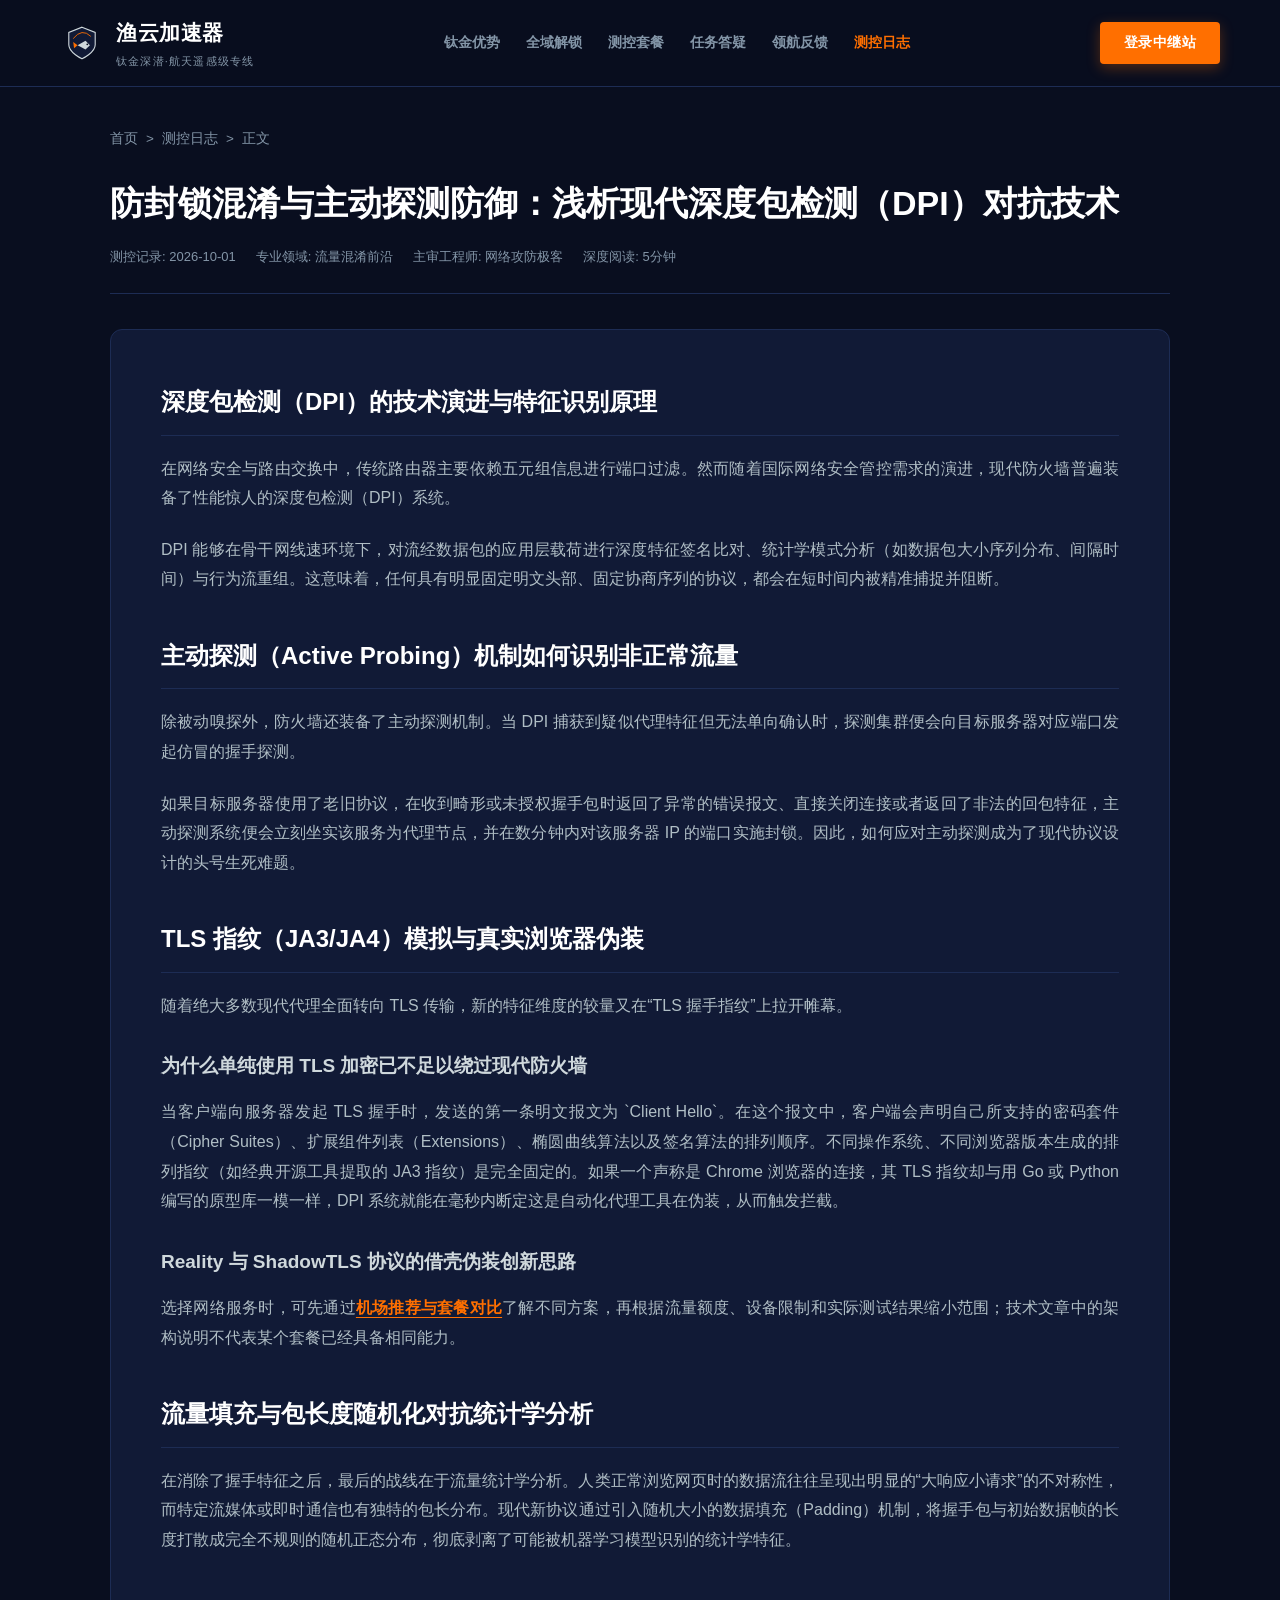
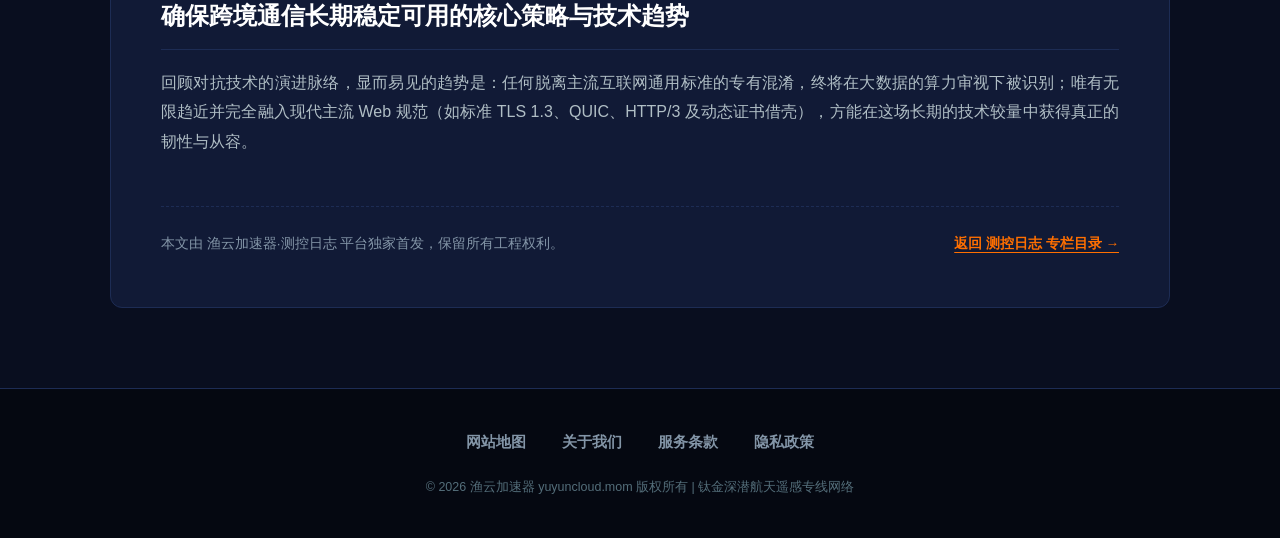
<file: deep-packet-inspection-evasion-techniques.html>
<!DOCTYPE html>

<html lang="zh-CN">
<head>
<meta charset="utf-8"/>
<meta content="width=device-width, initial-scale=1" name="viewport"/>
<title>防封锁混淆与主动探测防御：浅析现代深度包检测（DPI）对抗技术 | 渔云加速器 测控日志</title>
<meta content="网络防火墙如何识别代理特征？深入揭秘深度包检测DPI原理、TLS指纹（JA3/JA4）模拟与Reality协议借壳伪装创新思路。" name="description"/>
<style>
    :root {
      --bg-space: #090e1f;
      --bg-module: #111a36;
      --bg-module-hover: #18254b;
      --color-titanium: #cfd8dc;
      --color-white: #ffffff;
      --color-orange: #ff6f00;
      --color-telemetry: #8395a7;
      --border-hull: #1d2c54;
      --font-hull: -apple-system, BlinkMacSystemFont, "Segoe UI", Roboto, "PingFang SC", "Microsoft YaHei", sans-serif;
    }
    * { box-sizing: border-box; margin: 0; padding: 0; }
    html { scroll-behavior: smooth; }
    body {
      background-color: var(--bg-space);
      color: var(--color-titanium);
      font-family: var(--font-hull);
      line-height: 1.8;
      -webkit-font-smoothing: antialiased;
    }
    a { color: inherit; text-decoration: none; }

    /* Nav */
    .aero-nav-bar {
      position: sticky;
      top: 0;
      z-index: 100;
      background: rgba(9, 14, 31, 0.96);
      border-bottom: 1px solid var(--border-hull);
      backdrop-filter: blur(10px);
    }
    .aero-nav-box {
      max-width: 1200px;
      margin: 0 auto;
      padding: 14px 20px;
      display: flex;
      align-items: center;
      justify-content: space-between;
      gap: 20px;
    }
    .aero-brand-box {
      display: flex;
      align-items: center;
      gap: 12px;
      flex-shrink: 0;
    }
    .aero-logo-svg {
      width: 44px;
      height: 44px;
      flex-shrink: 0;
    }
    .aero-title-grp {
      display: flex;
      flex-direction: column;
    }
    .aero-name {
      font-size: 21px;
      font-weight: 900;
      letter-spacing: 0.5px;
      color: var(--color-white);
    }
    .aero-tagline {
      font-size: 11px;
      color: var(--color-telemetry);
      letter-spacing: 1.2px;
    }
    .aero-nav-links {
      display: flex;
      align-items: center;
      gap: 26px;
      list-style: none;
    }
    .aero-nav-links a {
      font-size: 14px;
      font-weight: 700;
      color: var(--color-telemetry);
      transition: color 0.2s;
    }
    .aero-nav-links a:hover, .aero-nav-links a.active {
      color: var(--color-orange);
    }
    .aero-login-btn {
      background: var(--color-orange);
      color: #fff;
      font-size: 13.5px;
      font-weight: 800;
      padding: 9px 24px;
      border-radius: 4px;
      letter-spacing: 0.5px;
      box-shadow: 0 4px 14px rgba(255, 111, 0, 0.3);
      transition: all 0.2s;
      flex-shrink: 0;
    }
    .aero-login-btn:hover {
      background: #e66300;
      transform: translateY(-1px);
    }

    /* Container */
    .container {
      max-width: 1100px;
      margin: 0 auto;
      padding: 40px 20px 80px;
    }
    .tele-head-pod {
      text-align: center;
      padding: 40px 0 50px;
      margin-bottom: 45px;
      border-bottom: 1px solid var(--border-hull);
    }
    .tele-tag-pill {
      display: inline-block;
      background: rgba(255, 111, 0, 0.12);
      color: var(--color-orange);
      border: 1px solid rgba(255, 111, 0, 0.3);
      padding: 3px 12px;
      border-radius: 4px;
      font-size: 11.5px;
      font-weight: 800;
      letter-spacing: 1.5px;
      margin-bottom: 16px;
    }
    .tele-h1 {
      font-size: 36px;
      font-weight: 900;
      color: var(--color-white);
      letter-spacing: 0.5px;
      margin-bottom: 14px;
    }
    .tele-sub-text {
      color: var(--color-telemetry);
      font-size: 15.5px;
      max-width: 680px;
      margin: 0 auto;
      line-height: 1.75;
    }
    .cards-grid {
      display: grid;
      grid-template-columns: repeat(2, 1fr);
      gap: 30px;
    }
    .aero-card {
      background: var(--bg-module);
      border: 1px solid var(--border-hull);
      border-radius: 8px;
      padding: 32px;
      display: flex;
      flex-direction: column;
      transition: all 0.25s;
    }
    .aero-card:hover {
      background: var(--bg-module-hover);
      border-color: var(--color-orange);
      transform: translateY(-3px);
      box-shadow: 0 10px 26px rgba(0, 0, 0, 0.4);
    }
    .aero-card-meta {
      display: flex;
      align-items: center;
      gap: 12px;
      font-size: 13px;
      color: var(--color-telemetry);
      margin-bottom: 14px;
    }
    .aero-badge {
      background: rgba(255, 111, 0, 0.15);
      color: var(--color-orange);
      padding: 2px 8px;
      border-radius: 2px;
      font-weight: 800;
      font-size: 11.5px;
    }
    .aero-card-title {
      font-size: 20px;
      font-weight: 800;
      color: var(--color-white);
      margin-bottom: 12px;
      line-height: 1.45;
    }
    .aero-card-excerpt {
      font-size: 14.5px;
      color: var(--color-telemetry);
      line-height: 1.7;
      margin-bottom: 24px;
      flex-grow: 1;
    }
    .aero-read-btn {
      color: var(--color-orange);
      font-weight: 800;
      font-size: 14px;
      display: inline-flex;
      align-items: center;
      gap: 6px;
    }

    /* Article Specific */
    .aero-crumb {
      display: flex;
      align-items: center;
      gap: 8px;
      font-size: 13.5px;
      color: var(--color-telemetry);
      margin-bottom: 30px;
    }
    .aero-crumb a:hover { color: var(--color-orange); }
    .article-header-deck {
      margin-bottom: 35px;
      padding-bottom: 25px;
      border-bottom: 1px solid var(--border-hull);
    }
    .article-h1 {
      font-size: 34px;
      font-weight: 900;
      color: var(--color-white);
      line-height: 1.35;
      margin-bottom: 18px;
    }
    .article-meta-deck {
      display: flex;
      align-items: center;
      gap: 20px;
      font-size: 13px;
      color: var(--color-telemetry);
      flex-wrap: wrap;
    }
    .article-hull-box {
      background: var(--bg-module);
      border: 1px solid var(--border-hull);
      border-radius: 12px;
      padding: 50px;
      font-size: 16px;
      line-height: 1.85;
      color: #b0bec5;
    }
    .article-hull-box h2 {
      font-size: 24px;
      font-weight: 900;
      color: var(--color-white);
      margin: 40px 0 18px;
      padding-bottom: 10px;
      border-bottom: 1px solid var(--border-hull);
    }
    .article-hull-box h2:first-child { margin-top: 0; }
    .article-hull-box h3 {
      font-size: 19px;
      font-weight: 800;
      color: var(--color-titanium);
      margin: 28px 0 14px;
    }
    .article-hull-box p {
      margin-bottom: 22px;
      text-align: justify;
    }
    .article-hull-box ul, .article-hull-box ol {
      margin: 0 0 24px 24px;
    }
    .article-hull-box li {
      margin-bottom: 10px;
    }

    /* Dedicated Orange Hyperlink Styling */
    .content-link, .content-link:visited {
      color: var(--color-orange) !important;
      font-weight: 700;
      text-decoration: underline !important;
      text-underline-offset: 4px;
      transition: opacity 0.2s;
    }
    .content-link:hover {
      opacity: 0.85;
    }

    .article-foot-deck {
      margin-top: 50px;
      padding-top: 25px;
      border-top: 1px dashed var(--border-hull);
      font-size: 13.5px;
      color: var(--color-telemetry);
      display: flex;
      justify-content: space-between;
      align-items: center;
      flex-wrap: wrap;
      gap: 15px;
    }

    /* Footer */
    .strict-footer-aero {
      background: #050811;
      border-top: 1px solid var(--border-hull);
      padding: 40px 24px;
      text-align: center;
    }
    .footer-four-aero {
      display: flex;
      justify-content: center;
      align-items: center;
      gap: 36px;
      margin-bottom: 20px;
      flex-wrap: wrap;
    }
    .footer-four-aero a {
      font-size: 14.5px;
      font-weight: 700;
      color: var(--color-telemetry);
      transition: color 0.2s;
    }
    .footer-four-aero a:hover { color: var(--color-white); }
    .footer-aero-copy {
      font-size: 12.5px;
      color: #546e7a;
    }

    @media (max-width: 860px) {
      .aero-nav-links { display: none; }
      .cards-grid { grid-template-columns: 1fr; }
      .article-hull-box { padding: 28px 20px; }
      .article-h1 { font-size: 26px; }
    }
  </style>
<meta content="https://yuyuncloud.mom/deep-packet-inspection-evasion-techniques.html" property="og:url"/>
<meta content="防封锁混淆与主动探测防御：浅析现代深度包检测（DPI）对抗技术 | 渔云加速器 测控日志" property="og:title"/>
<meta content="网络防火墙如何识别代理特征？深入揭秘深度包检测DPI原理、TLS指纹（JA3/JA4）模拟与Reality协议借壳伪装创新思路。" property="og:description"/>
<meta content="渔云" property="og:site_name"/>
<meta content="article" property="og:type"/>
<meta content="防封锁混淆与主动探测防御：浅析现代深度包检测（DPI）对抗技术 | 渔云加速器 测控日志" name="twitter:title"/>
<meta content="网络防火墙如何识别代理特征？深入揭秘深度包检测DPI原理、TLS指纹（JA3/JA4）模拟与Reality协议借壳伪装创新思路。" name="twitter:description"/>
<link href="https://yuyuncloud.mom/deep-packet-inspection-evasion-techniques.html" rel="canonical"/>
<script id="landing-maintenance-schema" type="application/ld+json">{"@context": "https://schema.org", "@type": "BreadcrumbList", "itemListElement": [{"@type": "ListItem", "position": 1, "name": "渔云机场", "item": "https://yuyuncloud.mom/"}, {"@type": "ListItem", "position": 2, "name": "防封锁混淆与主动探测防御：浅析现代深度包检测（DPI）对抗技术 | 渔云加速器 测控日志", "item": "https://yuyuncloud.mom/deep-packet-inspection-evasion-techniques.html"}]}</script>
</head>
<body>
<!-- Top Nav -->
<header class="aero-nav-bar">
<div class="aero-nav-box">
<a class="aero-brand-box" href="index.html">
<svg class="aero-logo-svg" fill="none" viewbox="0 0 100 100" xmlns="http://www.w3.org/2000/svg">
<path d="M50 14 L80 26 V54 C80 72 50 86 50 86 C50 86 20 72 20 54 V26 L50 14 Z" fill="#111a36" stroke="#cfd8dc" stroke-width="2.5"></path>
<path d="M30 40 Q 50 15 70 35" stroke="#ff6f00" stroke-width="2"></path>
<polygon fill="#cfd8dc" points="40,55 58,45 68,55 58,65"></polygon>
<polygon fill="#ff6f00" points="40,55 30,48 32,62"></polygon>
<circle cx="62" cy="53" fill="#090e1f" r="2"></circle>
</svg>
<div class="aero-title-grp">
<div class="aero-name">渔云加速器</div>
<div class="aero-tagline">钛金深潜·航天遥感级专线</div>
</div>
</a>
<nav>
<ul class="aero-nav-links">
<li><a href="index.html#advantages">钛金优势</a></li>
<li><a href="index.html#streaming">全域解锁</a></li>
<li><a href="index.html#pricing">测控套餐</a></li>
<li><a href="index.html#faq">任务答疑</a></li>
<li><a href="index.html#reviews">领航反馈</a></li>
<li><a class="active" href="telemetry.html">测控日志</a></li>
</ul>
</nav>
<a class="aero-login-btn" href="https://ww012.twilightaff.com/#/?code=A56DH1Af" rel="nofollow noopener sponsored" target="_blank">
        登录中继站
      </a>
</div>
</header>
<main class="container">
<nav class="aero-crumb">
<a href="index.html">首页</a>
<span>&gt;</span>
<a href="telemetry.html">测控日志</a>
<span>&gt;</span>
<span>正文</span>
</nav>
<header class="article-header-deck">
<h1 class="article-h1">防封锁混淆与主动探测防御：浅析现代深度包检测（DPI）对抗技术</h1>
<div class="article-meta-deck">
<span>测控记录: 2026-10-01</span>
<span>专业领域: 流量混淆前沿</span>
<span>主审工程师: 网络攻防极客</span>
<span>深度阅读: 5分钟</span>
</div>
</header>
<article class="article-hull-box">
<h2>深度包检测（DPI）的技术演进与特征识别原理</h2>
<p>在网络安全与路由交换中，传统路由器主要依赖五元组信息进行端口过滤。然而随着国际网络安全管控需求的演进，现代防火墙普遍装备了性能惊人的深度包检测（DPI）系统。</p>
<p>DPI 能够在骨干网线速环境下，对流经数据包的应用层载荷进行深度特征签名比对、统计学模式分析（如数据包大小序列分布、间隔时间）与行为流重组。这意味着，任何具有明显固定明文头部、固定协商序列的协议，都会在短时间内被精准捕捉并阻断。</p>
<h2>主动探测（Active Probing）机制如何识别非正常流量</h2>
<p>除被动嗅探外，防火墙还装备了主动探测机制。当 DPI 捕获到疑似代理特征但无法单向确认时，探测集群便会向目标服务器对应端口发起仿冒的握手探测。</p>
<p>如果目标服务器使用了老旧协议，在收到畸形或未授权握手包时返回了异常的错误报文、直接关闭连接或者返回了非法的回包特征，主动探测系统便会立刻坐实该服务为代理节点，并在数分钟内对该服务器 IP 的端口实施封锁。因此，如何应对主动探测成为了现代协议设计的头号生死难题。</p>
<h2>TLS 指纹（JA3/JA4）模拟与真实浏览器伪装</h2>
<p>随着绝大多数现代代理全面转向 TLS 传输，新的特征维度的较量又在“TLS 握手指纹”上拉开帷幕。</p>
<h3>为什么单纯使用 TLS 加密已不足以绕过现代防火墙</h3>
<p>当客户端向服务器发起 TLS 握手时，发送的第一条明文报文为 `Client Hello`。在这个报文中，客户端会声明自己所支持的密码套件（Cipher Suites）、扩展组件列表（Extensions）、椭圆曲线算法以及签名算法的排列顺序。不同操作系统、不同浏览器版本生成的排列指纹（如经典开源工具提取的 JA3 指纹）是完全固定的。如果一个声称是 Chrome 浏览器的连接，其 TLS 指纹却与用 Go 或 Python 编写的原型库一模一样，DPI 系统就能在毫秒内断定这是自动化代理工具在伪装，从而触发拦截。</p>
<h3>Reality 与 ShadowTLS 协议的借壳伪装创新思路</h3>
<p>选择网络服务时，可先通过<a class="content-link" href="https://jichangtuijan.top/" rel="sponsored nofollow noopener" target="_blank">机场推荐与套餐对比</a>了解不同方案，再根据流量额度、设备限制和实际测试结果缩小范围；技术文章中的架构说明不代表某个套餐已经具备相同能力。</p>
<h2>流量填充与包长度随机化对抗统计学分析</h2>
<p>在消除了握手特征之后，最后的战线在于流量统计学分析。人类正常浏览网页时的数据流往往呈现出明显的“大响应小请求”的不对称性，而特定流媒体或即时通信也有独特的包长分布。现代新协议通过引入随机大小的数据填充（Padding）机制，将握手包与初始数据帧的长度打散成完全不规则的随机正态分布，彻底剥离了可能被机器学习模型识别的统计学特征。</p>
<h2>确保跨境通信长期稳定可用的核心策略与技术趋势</h2>
<p>回顾对抗技术的演进脉络，显而易见的趋势是：任何脱离主流互联网通用标准的专有混淆，终将在大数据的算力审视下被识别；唯有无限趋近并完全融入现代主流 Web 规范（如标准 TLS 1.3、QUIC、HTTP/3 及动态证书借壳），方能在这场长期的技术较量中获得真正的韧性与从容。</p>
<div class="article-foot-deck">
<span>本文由 渔云加速器·测控日志 平台独家首发，保留所有工程权利。</span>
<a class="content-link" href="telemetry.html">返回 测控日志 专栏目录 →</a>
</div>
</article>
</main>
<!-- Strict Footer: ONLY 4 titles -->
<footer class="strict-footer-aero">
<div class="footer-four-aero">
<a href="sitemap.html" target="_blank">网站地图</a>
<a href="about.html" target="_blank">关于我们</a>
<a href="terms.html" target="_blank">服务条款</a>
<a href="privacy.html" target="_blank">隐私政策</a>
</div>
<div class="footer-aero-copy">
      © 2026 渔云加速器 yuyuncloud.mom 版权所有 | 钛金深潜航天遥感专线网络
    </div>
</footer>
</body>
</html>
</file>
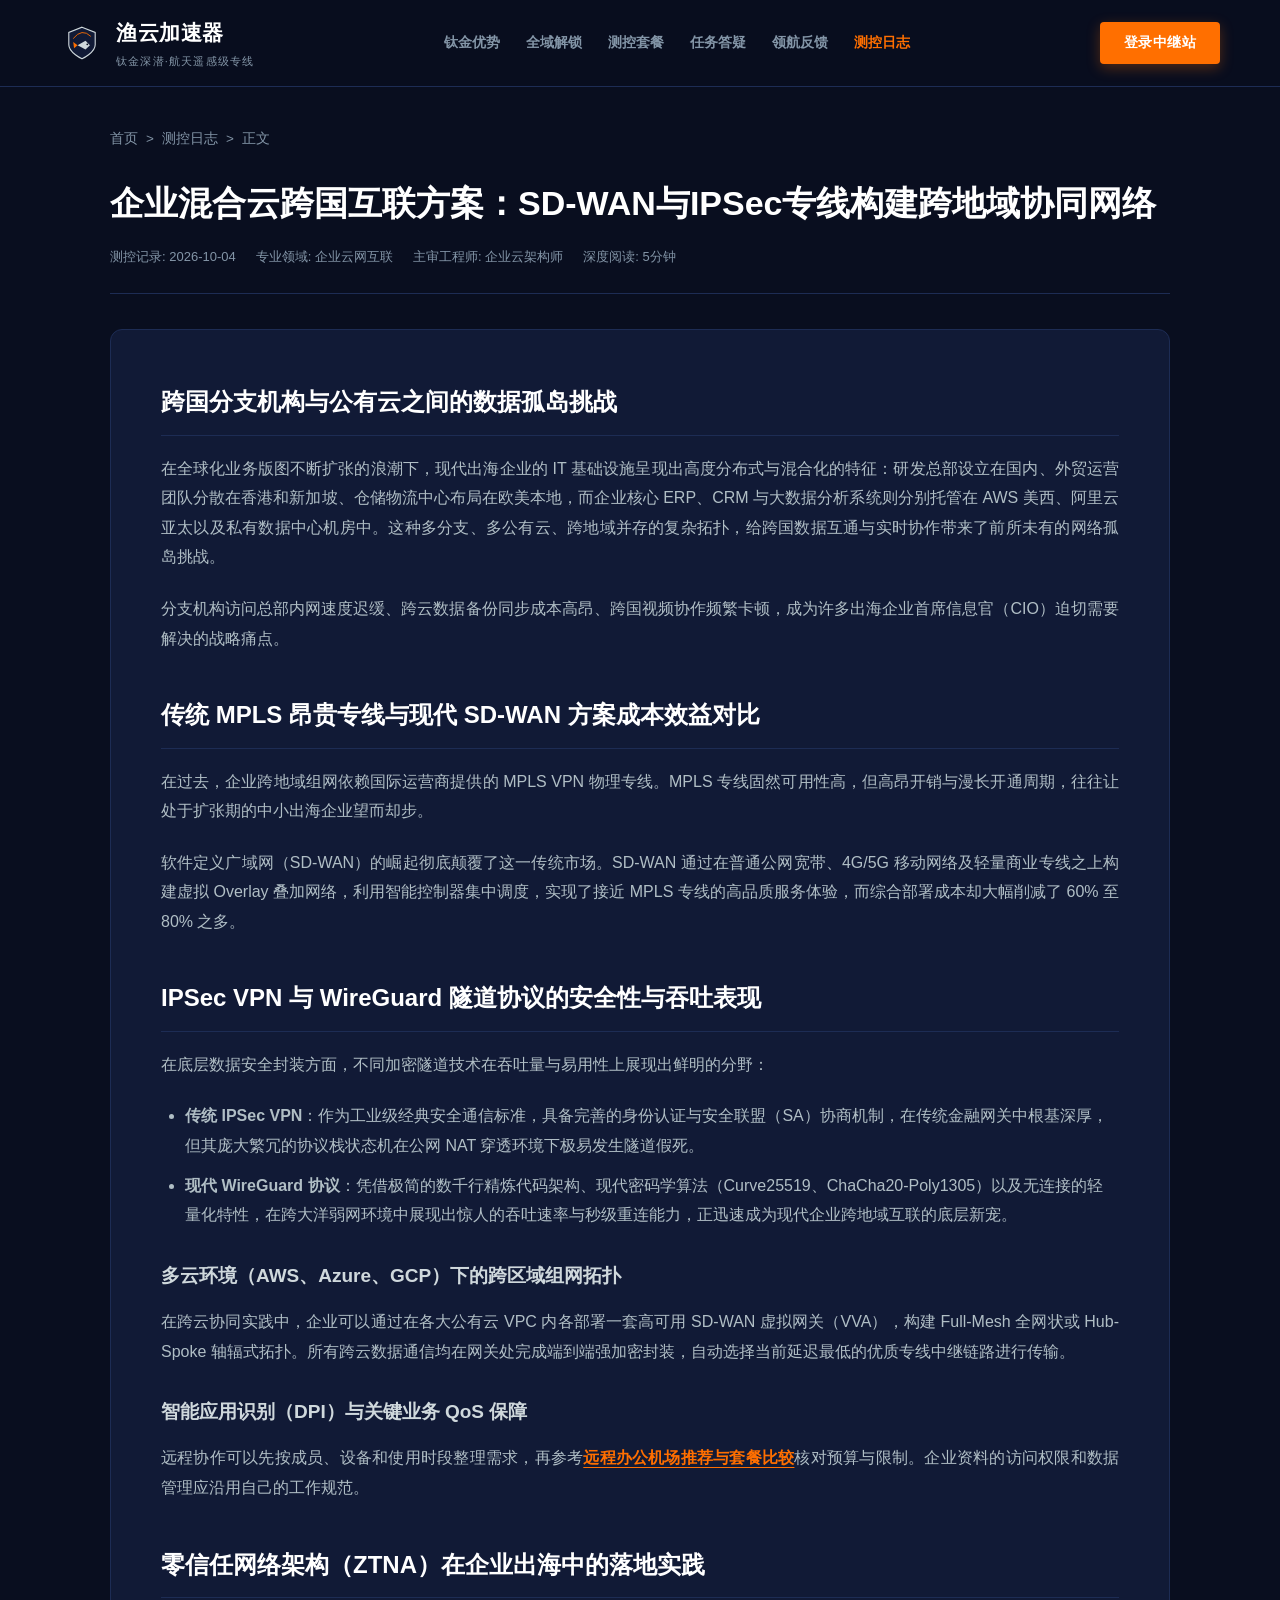
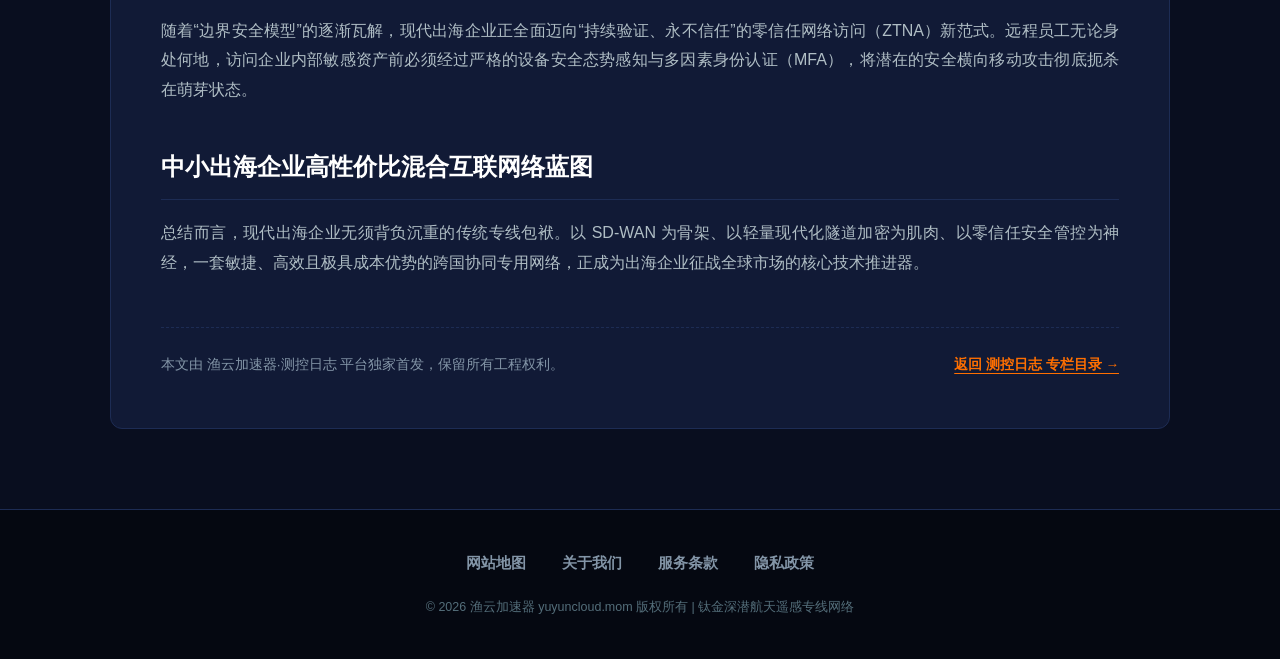
<file: enterprise-hybrid-cloud-sdwan-tunneling.html>
<!DOCTYPE html>

<html lang="zh-CN">
<head>
<meta charset="utf-8"/>
<meta content="width=device-width, initial-scale=1" name="viewport"/>
<title>企业混合云跨国互联方案：SD-WAN与IPSec专线构建跨地域协同网络 | 渔云加速器 测控日志</title>
<meta content="出海企业多分支与公有云互联难题破解！对比传统MPLS专线与SD-WAN成本性能，详解WireGuard隧道与零信任架构落地实践。" name="description"/>
<style>
    :root {
      --bg-space: #090e1f;
      --bg-module: #111a36;
      --bg-module-hover: #18254b;
      --color-titanium: #cfd8dc;
      --color-white: #ffffff;
      --color-orange: #ff6f00;
      --color-telemetry: #8395a7;
      --border-hull: #1d2c54;
      --font-hull: -apple-system, BlinkMacSystemFont, "Segoe UI", Roboto, "PingFang SC", "Microsoft YaHei", sans-serif;
    }
    * { box-sizing: border-box; margin: 0; padding: 0; }
    html { scroll-behavior: smooth; }
    body {
      background-color: var(--bg-space);
      color: var(--color-titanium);
      font-family: var(--font-hull);
      line-height: 1.8;
      -webkit-font-smoothing: antialiased;
    }
    a { color: inherit; text-decoration: none; }

    /* Nav */
    .aero-nav-bar {
      position: sticky;
      top: 0;
      z-index: 100;
      background: rgba(9, 14, 31, 0.96);
      border-bottom: 1px solid var(--border-hull);
      backdrop-filter: blur(10px);
    }
    .aero-nav-box {
      max-width: 1200px;
      margin: 0 auto;
      padding: 14px 20px;
      display: flex;
      align-items: center;
      justify-content: space-between;
      gap: 20px;
    }
    .aero-brand-box {
      display: flex;
      align-items: center;
      gap: 12px;
      flex-shrink: 0;
    }
    .aero-logo-svg {
      width: 44px;
      height: 44px;
      flex-shrink: 0;
    }
    .aero-title-grp {
      display: flex;
      flex-direction: column;
    }
    .aero-name {
      font-size: 21px;
      font-weight: 900;
      letter-spacing: 0.5px;
      color: var(--color-white);
    }
    .aero-tagline {
      font-size: 11px;
      color: var(--color-telemetry);
      letter-spacing: 1.2px;
    }
    .aero-nav-links {
      display: flex;
      align-items: center;
      gap: 26px;
      list-style: none;
    }
    .aero-nav-links a {
      font-size: 14px;
      font-weight: 700;
      color: var(--color-telemetry);
      transition: color 0.2s;
    }
    .aero-nav-links a:hover, .aero-nav-links a.active {
      color: var(--color-orange);
    }
    .aero-login-btn {
      background: var(--color-orange);
      color: #fff;
      font-size: 13.5px;
      font-weight: 800;
      padding: 9px 24px;
      border-radius: 4px;
      letter-spacing: 0.5px;
      box-shadow: 0 4px 14px rgba(255, 111, 0, 0.3);
      transition: all 0.2s;
      flex-shrink: 0;
    }
    .aero-login-btn:hover {
      background: #e66300;
      transform: translateY(-1px);
    }

    /* Container */
    .container {
      max-width: 1100px;
      margin: 0 auto;
      padding: 40px 20px 80px;
    }
    .tele-head-pod {
      text-align: center;
      padding: 40px 0 50px;
      margin-bottom: 45px;
      border-bottom: 1px solid var(--border-hull);
    }
    .tele-tag-pill {
      display: inline-block;
      background: rgba(255, 111, 0, 0.12);
      color: var(--color-orange);
      border: 1px solid rgba(255, 111, 0, 0.3);
      padding: 3px 12px;
      border-radius: 4px;
      font-size: 11.5px;
      font-weight: 800;
      letter-spacing: 1.5px;
      margin-bottom: 16px;
    }
    .tele-h1 {
      font-size: 36px;
      font-weight: 900;
      color: var(--color-white);
      letter-spacing: 0.5px;
      margin-bottom: 14px;
    }
    .tele-sub-text {
      color: var(--color-telemetry);
      font-size: 15.5px;
      max-width: 680px;
      margin: 0 auto;
      line-height: 1.75;
    }
    .cards-grid {
      display: grid;
      grid-template-columns: repeat(2, 1fr);
      gap: 30px;
    }
    .aero-card {
      background: var(--bg-module);
      border: 1px solid var(--border-hull);
      border-radius: 8px;
      padding: 32px;
      display: flex;
      flex-direction: column;
      transition: all 0.25s;
    }
    .aero-card:hover {
      background: var(--bg-module-hover);
      border-color: var(--color-orange);
      transform: translateY(-3px);
      box-shadow: 0 10px 26px rgba(0, 0, 0, 0.4);
    }
    .aero-card-meta {
      display: flex;
      align-items: center;
      gap: 12px;
      font-size: 13px;
      color: var(--color-telemetry);
      margin-bottom: 14px;
    }
    .aero-badge {
      background: rgba(255, 111, 0, 0.15);
      color: var(--color-orange);
      padding: 2px 8px;
      border-radius: 2px;
      font-weight: 800;
      font-size: 11.5px;
    }
    .aero-card-title {
      font-size: 20px;
      font-weight: 800;
      color: var(--color-white);
      margin-bottom: 12px;
      line-height: 1.45;
    }
    .aero-card-excerpt {
      font-size: 14.5px;
      color: var(--color-telemetry);
      line-height: 1.7;
      margin-bottom: 24px;
      flex-grow: 1;
    }
    .aero-read-btn {
      color: var(--color-orange);
      font-weight: 800;
      font-size: 14px;
      display: inline-flex;
      align-items: center;
      gap: 6px;
    }

    /* Article Specific */
    .aero-crumb {
      display: flex;
      align-items: center;
      gap: 8px;
      font-size: 13.5px;
      color: var(--color-telemetry);
      margin-bottom: 30px;
    }
    .aero-crumb a:hover { color: var(--color-orange); }
    .article-header-deck {
      margin-bottom: 35px;
      padding-bottom: 25px;
      border-bottom: 1px solid var(--border-hull);
    }
    .article-h1 {
      font-size: 34px;
      font-weight: 900;
      color: var(--color-white);
      line-height: 1.35;
      margin-bottom: 18px;
    }
    .article-meta-deck {
      display: flex;
      align-items: center;
      gap: 20px;
      font-size: 13px;
      color: var(--color-telemetry);
      flex-wrap: wrap;
    }
    .article-hull-box {
      background: var(--bg-module);
      border: 1px solid var(--border-hull);
      border-radius: 12px;
      padding: 50px;
      font-size: 16px;
      line-height: 1.85;
      color: #b0bec5;
    }
    .article-hull-box h2 {
      font-size: 24px;
      font-weight: 900;
      color: var(--color-white);
      margin: 40px 0 18px;
      padding-bottom: 10px;
      border-bottom: 1px solid var(--border-hull);
    }
    .article-hull-box h2:first-child { margin-top: 0; }
    .article-hull-box h3 {
      font-size: 19px;
      font-weight: 800;
      color: var(--color-titanium);
      margin: 28px 0 14px;
    }
    .article-hull-box p {
      margin-bottom: 22px;
      text-align: justify;
    }
    .article-hull-box ul, .article-hull-box ol {
      margin: 0 0 24px 24px;
    }
    .article-hull-box li {
      margin-bottom: 10px;
    }

    /* Dedicated Orange Hyperlink Styling */
    .content-link, .content-link:visited {
      color: var(--color-orange) !important;
      font-weight: 700;
      text-decoration: underline !important;
      text-underline-offset: 4px;
      transition: opacity 0.2s;
    }
    .content-link:hover {
      opacity: 0.85;
    }

    .article-foot-deck {
      margin-top: 50px;
      padding-top: 25px;
      border-top: 1px dashed var(--border-hull);
      font-size: 13.5px;
      color: var(--color-telemetry);
      display: flex;
      justify-content: space-between;
      align-items: center;
      flex-wrap: wrap;
      gap: 15px;
    }

    /* Footer */
    .strict-footer-aero {
      background: #050811;
      border-top: 1px solid var(--border-hull);
      padding: 40px 24px;
      text-align: center;
    }
    .footer-four-aero {
      display: flex;
      justify-content: center;
      align-items: center;
      gap: 36px;
      margin-bottom: 20px;
      flex-wrap: wrap;
    }
    .footer-four-aero a {
      font-size: 14.5px;
      font-weight: 700;
      color: var(--color-telemetry);
      transition: color 0.2s;
    }
    .footer-four-aero a:hover { color: var(--color-white); }
    .footer-aero-copy {
      font-size: 12.5px;
      color: #546e7a;
    }

    @media (max-width: 860px) {
      .aero-nav-links { display: none; }
      .cards-grid { grid-template-columns: 1fr; }
      .article-hull-box { padding: 28px 20px; }
      .article-h1 { font-size: 26px; }
    }
  </style>
<meta content="https://yuyuncloud.mom/enterprise-hybrid-cloud-sdwan-tunneling.html" property="og:url"/>
<meta content="企业混合云跨国互联方案：SD-WAN与IPSec专线构建跨地域协同网络 | 渔云加速器 测控日志" property="og:title"/>
<meta content="出海企业多分支与公有云互联难题破解！对比传统MPLS专线与SD-WAN成本性能，详解WireGuard隧道与零信任架构落地实践。" property="og:description"/>
<meta content="渔云" property="og:site_name"/>
<meta content="article" property="og:type"/>
<meta content="企业混合云跨国互联方案：SD-WAN与IPSec专线构建跨地域协同网络 | 渔云加速器 测控日志" name="twitter:title"/>
<meta content="出海企业多分支与公有云互联难题破解！对比传统MPLS专线与SD-WAN成本性能，详解WireGuard隧道与零信任架构落地实践。" name="twitter:description"/>
<link href="https://yuyuncloud.mom/enterprise-hybrid-cloud-sdwan-tunneling.html" rel="canonical"/>
<script id="landing-maintenance-schema" type="application/ld+json">{"@context": "https://schema.org", "@type": "BreadcrumbList", "itemListElement": [{"@type": "ListItem", "position": 1, "name": "渔云机场", "item": "https://yuyuncloud.mom/"}, {"@type": "ListItem", "position": 2, "name": "企业混合云跨国互联方案：SD-WAN与IPSec专线构建跨地域协同网络 | 渔云加速器 测控日志", "item": "https://yuyuncloud.mom/enterprise-hybrid-cloud-sdwan-tunneling.html"}]}</script>
</head>
<body>
<!-- Top Nav -->
<header class="aero-nav-bar">
<div class="aero-nav-box">
<a class="aero-brand-box" href="index.html">
<svg class="aero-logo-svg" fill="none" viewbox="0 0 100 100" xmlns="http://www.w3.org/2000/svg">
<path d="M50 14 L80 26 V54 C80 72 50 86 50 86 C50 86 20 72 20 54 V26 L50 14 Z" fill="#111a36" stroke="#cfd8dc" stroke-width="2.5"></path>
<path d="M30 40 Q 50 15 70 35" stroke="#ff6f00" stroke-width="2"></path>
<polygon fill="#cfd8dc" points="40,55 58,45 68,55 58,65"></polygon>
<polygon fill="#ff6f00" points="40,55 30,48 32,62"></polygon>
<circle cx="62" cy="53" fill="#090e1f" r="2"></circle>
</svg>
<div class="aero-title-grp">
<div class="aero-name">渔云加速器</div>
<div class="aero-tagline">钛金深潜·航天遥感级专线</div>
</div>
</a>
<nav>
<ul class="aero-nav-links">
<li><a href="index.html#advantages">钛金优势</a></li>
<li><a href="index.html#streaming">全域解锁</a></li>
<li><a href="index.html#pricing">测控套餐</a></li>
<li><a href="index.html#faq">任务答疑</a></li>
<li><a href="index.html#reviews">领航反馈</a></li>
<li><a class="active" href="telemetry.html">测控日志</a></li>
</ul>
</nav>
<a class="aero-login-btn" href="https://ww012.twilightaff.com/#/?code=A56DH1Af" rel="nofollow noopener sponsored" target="_blank">
        登录中继站
      </a>
</div>
</header>
<main class="container">
<nav class="aero-crumb">
<a href="index.html">首页</a>
<span>&gt;</span>
<a href="telemetry.html">测控日志</a>
<span>&gt;</span>
<span>正文</span>
</nav>
<header class="article-header-deck">
<h1 class="article-h1">企业混合云跨国互联方案：SD-WAN与IPSec专线构建跨地域协同网络</h1>
<div class="article-meta-deck">
<span>测控记录: 2026-10-04</span>
<span>专业领域: 企业云网互联</span>
<span>主审工程师: 企业云架构师</span>
<span>深度阅读: 5分钟</span>
</div>
</header>
<article class="article-hull-box">
<h2>跨国分支机构与公有云之间的数据孤岛挑战</h2>
<p>在全球化业务版图不断扩张的浪潮下，现代出海企业的 IT 基础设施呈现出高度分布式与混合化的特征：研发总部设立在国内、外贸运营团队分散在香港和新加坡、仓储物流中心布局在欧美本地，而企业核心 ERP、CRM 与大数据分析系统则分别托管在 AWS 美西、阿里云亚太以及私有数据中心机房中。这种多分支、多公有云、跨地域并存的复杂拓扑，给跨国数据互通与实时协作带来了前所未有的网络孤岛挑战。</p>
<p>分支机构访问总部内网速度迟缓、跨云数据备份同步成本高昂、跨国视频协作频繁卡顿，成为许多出海企业首席信息官（CIO）迫切需要解决的战略痛点。</p>
<h2>传统 MPLS 昂贵专线与现代 SD-WAN 方案成本效益对比</h2>
<p>在过去，企业跨地域组网依赖国际运营商提供的 MPLS VPN 物理专线。MPLS 专线固然可用性高，但高昂开销与漫长开通周期，往往让处于扩张期的中小出海企业望而却步。</p>
<p>软件定义广域网（SD-WAN）的崛起彻底颠覆了这一传统市场。SD-WAN 通过在普通公网宽带、4G/5G 移动网络及轻量商业专线之上构建虚拟 Overlay 叠加网络，利用智能控制器集中调度，实现了接近 MPLS 专线的高品质服务体验，而综合部署成本却大幅削减了 60% 至 80% 之多。</p>
<h2>IPSec VPN 与 WireGuard 隧道协议的安全性与吞吐表现</h2>
<p>在底层数据安全封装方面，不同加密隧道技术在吞吐量与易用性上展现出鲜明的分野：</p>
<ul>
<li><strong>传统 IPSec VPN</strong>：作为工业级经典安全通信标准，具备完善的身份认证与安全联盟（SA）协商机制，在传统金融网关中根基深厚，但其庞大繁冗的协议栈状态机在公网 NAT 穿透环境下极易发生隧道假死。</li>
<li><strong>现代 WireGuard 协议</strong>：凭借极简的数千行精炼代码架构、现代密码学算法（Curve25519、ChaCha20-Poly1305）以及无连接的轻量化特性，在跨大洋弱网环境中展现出惊人的吞吐速率与秒级重连能力，正迅速成为现代企业跨地域互联的底层新宠。</li>
</ul>
<h3>多云环境（AWS、Azure、GCP）下的跨区域组网拓扑</h3>
<p>在跨云协同实践中，企业可以通过在各大公有云 VPC 内各部署一套高可用 SD-WAN 虚拟网关（VVA），构建 Full-Mesh 全网状或 Hub-Spoke 轴辐式拓扑。所有跨云数据通信均在网关处完成端到端强加密封装，自动选择当前延迟最低的优质专线中继链路进行传输。</p>
<h3>智能应用识别（DPI）与关键业务 QoS 保障</h3>
<p>远程协作可以先按成员、设备和使用时段整理需求，再参考<a class="content-link" href="https://jichangtuijan.top/" rel="sponsored nofollow noopener" target="_blank">远程办公机场推荐与套餐比较</a>核对预算与限制。企业资料的访问权限和数据管理应沿用自己的工作规范。</p>
<h2>零信任网络架构（ZTNA）在企业出海中的落地实践</h2>
<p>随着“边界安全模型”的逐渐瓦解，现代出海企业正全面迈向“持续验证、永不信任”的零信任网络访问（ZTNA）新范式。远程员工无论身处何地，访问企业内部敏感资产前必须经过严格的设备安全态势感知与多因素身份认证（MFA），将潜在的安全横向移动攻击彻底扼杀在萌芽状态。</p>
<h2>中小出海企业高性价比混合互联网络蓝图</h2>
<p>总结而言，现代出海企业无须背负沉重的传统专线包袱。以 SD-WAN 为骨架、以轻量现代化隧道加密为肌肉、以零信任安全管控为神经，一套敏捷、高效且极具成本优势的跨国协同专用网络，正成为出海企业征战全球市场的核心技术推进器。</p>
<div class="article-foot-deck">
<span>本文由 渔云加速器·测控日志 平台独家首发，保留所有工程权利。</span>
<a class="content-link" href="telemetry.html">返回 测控日志 专栏目录 →</a>
</div>
</article>
</main>
<!-- Strict Footer: ONLY 4 titles -->
<footer class="strict-footer-aero">
<div class="footer-four-aero">
<a href="sitemap.html" target="_blank">网站地图</a>
<a href="about.html" target="_blank">关于我们</a>
<a href="terms.html" target="_blank">服务条款</a>
<a href="privacy.html" target="_blank">隐私政策</a>
</div>
<div class="footer-aero-copy">
      © 2026 渔云加速器 yuyuncloud.mom 版权所有 | 钛金深潜航天遥感专线网络
    </div>
</footer>
</body>
</html>
</file>
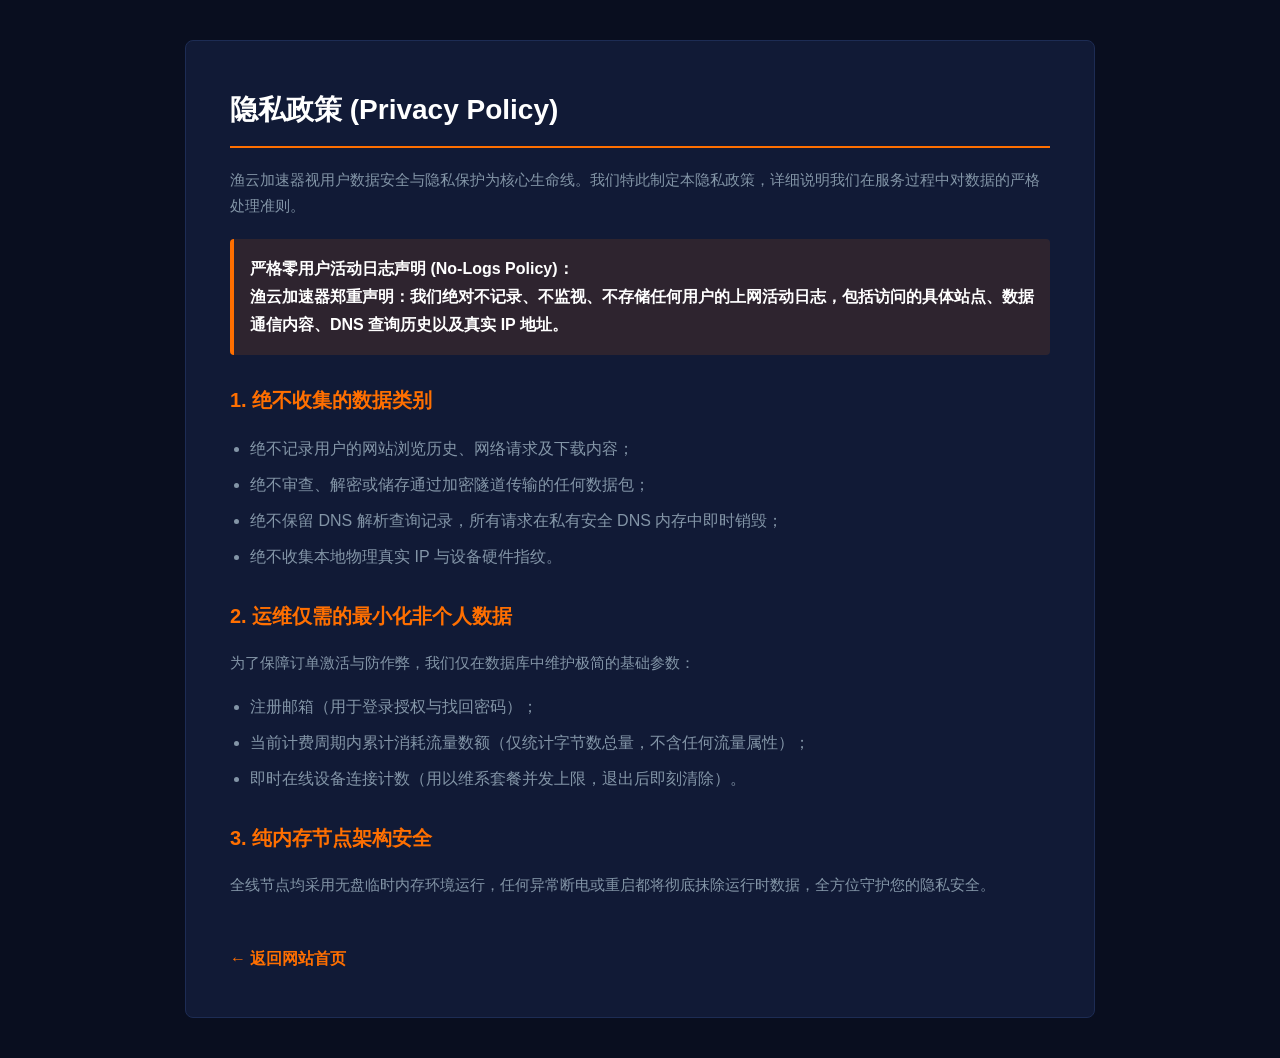
<file: privacy.html>
<!DOCTYPE html>
<html lang="zh-CN">
<head>
  <meta charset="UTF-8">
  <meta name="viewport" content="width=device-width, initial-scale=1">
  <title>隐私政策 | 渔云加速器 yuyuncloud.mom</title>
  <style>
    body { background:#090e1f; color:#cfd8dc; font-family:-apple-system,BlinkMacSystemFont,"Segoe UI",Roboto,"PingFang SC",sans-serif; margin:0; padding:40px 20px; line-height:1.75; }
    .page-box { max-width:820px; margin:0 auto; background:#111a36; padding:44px; border:1px solid #1d2c54; border-radius:8px; }
    h1 { color:#fff; border-bottom:2px solid #ff6f00; padding-bottom:12px; margin-top:0; font-size:28px; }
    h2 { color:#ff6f00; font-size:20px; margin-top:28px; }
    p { color:#8395a7; font-size:15px; margin-bottom:16px; }
    .aero-box { background:rgba(255,111,0,0.12); border-left:4px solid #ff6f00; padding:16px; border-radius:4px; margin:20px 0; color:#fff; font-weight:600; }
    ul { color:#8395a7; padding-left:20px; margin-bottom:20px; }
    li { margin-bottom:8px; }
    .back-btn { display:inline-block; margin-top:30px; color:#ff6f00; font-weight:bold; text-decoration:none; }
    .back-btn:hover { text-decoration:underline; }
  </style>

<meta name="description" content="渔云加速器视用户数据安全与隐私保护为核心生命线。我们特此制定本隐私政策，详细说明我们在服务过程中对数据的严格处理准则。">
<meta property="og:url" content="https://yuyuncloud.mom/privacy.html">
<meta property="og:title" content="隐私政策 | 渔云加速器 yuyuncloud.mom">
<meta property="og:description" content="渔云加速器视用户数据安全与隐私保护为核心生命线。我们特此制定本隐私政策，详细说明我们在服务过程中对数据的严格处理准则。">
<meta property="og:site_name" content="渔云">
<meta property="og:type" content="article">
<meta name="twitter:title" content="隐私政策 | 渔云加速器 yuyuncloud.mom">
<meta name="twitter:description" content="渔云加速器视用户数据安全与隐私保护为核心生命线。我们特此制定本隐私政策，详细说明我们在服务过程中对数据的严格处理准则。">
<link rel="canonical" href="https://yuyuncloud.mom/privacy.html">
<script id="landing-maintenance-schema" type="application/ld+json">{"@context": "https://schema.org", "@type": "BreadcrumbList", "itemListElement": [{"@type": "ListItem", "position": 1, "name": "渔云机场", "item": "https://yuyuncloud.mom/"}, {"@type": "ListItem", "position": 2, "name": "隐私政策 | 渔云加速器 yuyuncloud.mom", "item": "https://yuyuncloud.mom/privacy.html"}]}</script>
</head>
<body>
  <div class="page-box">
    <h1>隐私政策 (Privacy Policy)</h1>
    <p>渔云加速器视用户数据安全与隐私保护为核心生命线。我们特此制定本隐私政策，详细说明我们在服务过程中对数据的严格处理准则。</p>

    <div class="aero-box">
      严格零用户活动日志声明 (No-Logs Policy)：<br>
      渔云加速器郑重声明：我们绝对不记录、不监视、不存储任何用户的上网活动日志，包括访问的具体站点、数据通信内容、DNS 查询历史以及真实 IP 地址。
    </div>

    <h2>1. 绝不收集的数据类别</h2>
    <ul>
      <li>绝不记录用户的网站浏览历史、网络请求及下载内容；</li>
      <li>绝不审查、解密或储存通过加密隧道传输的任何数据包；</li>
      <li>绝不保留 DNS 解析查询记录，所有请求在私有安全 DNS 内存中即时销毁；</li>
      <li>绝不收集本地物理真实 IP 与设备硬件指纹。</li>
    </ul>

    <h2>2. 运维仅需的最小化非个人数据</h2>
    <p>为了保障订单激活与防作弊，我们仅在数据库中维护极简的基础参数：</p>
    <ul>
      <li>注册邮箱（用于登录授权与找回密码）；</li>
      <li>当前计费周期内累计消耗流量数额（仅统计字节数总量，不含任何流量属性）；</li>
      <li>即时在线设备连接计数（用以维系套餐并发上限，退出后即刻清除）。</li>
    </ul>

    <h2>3. 纯内存节点架构安全</h2>
    <p>全线节点均采用无盘临时内存环境运行，任何异常断电或重启都将彻底抹除运行时数据，全方位守护您的隐私安全。</p>

    <a href="index.html" class="back-btn">&larr; 返回网站首页</a>
  </div>
</body>
</html>
</file>
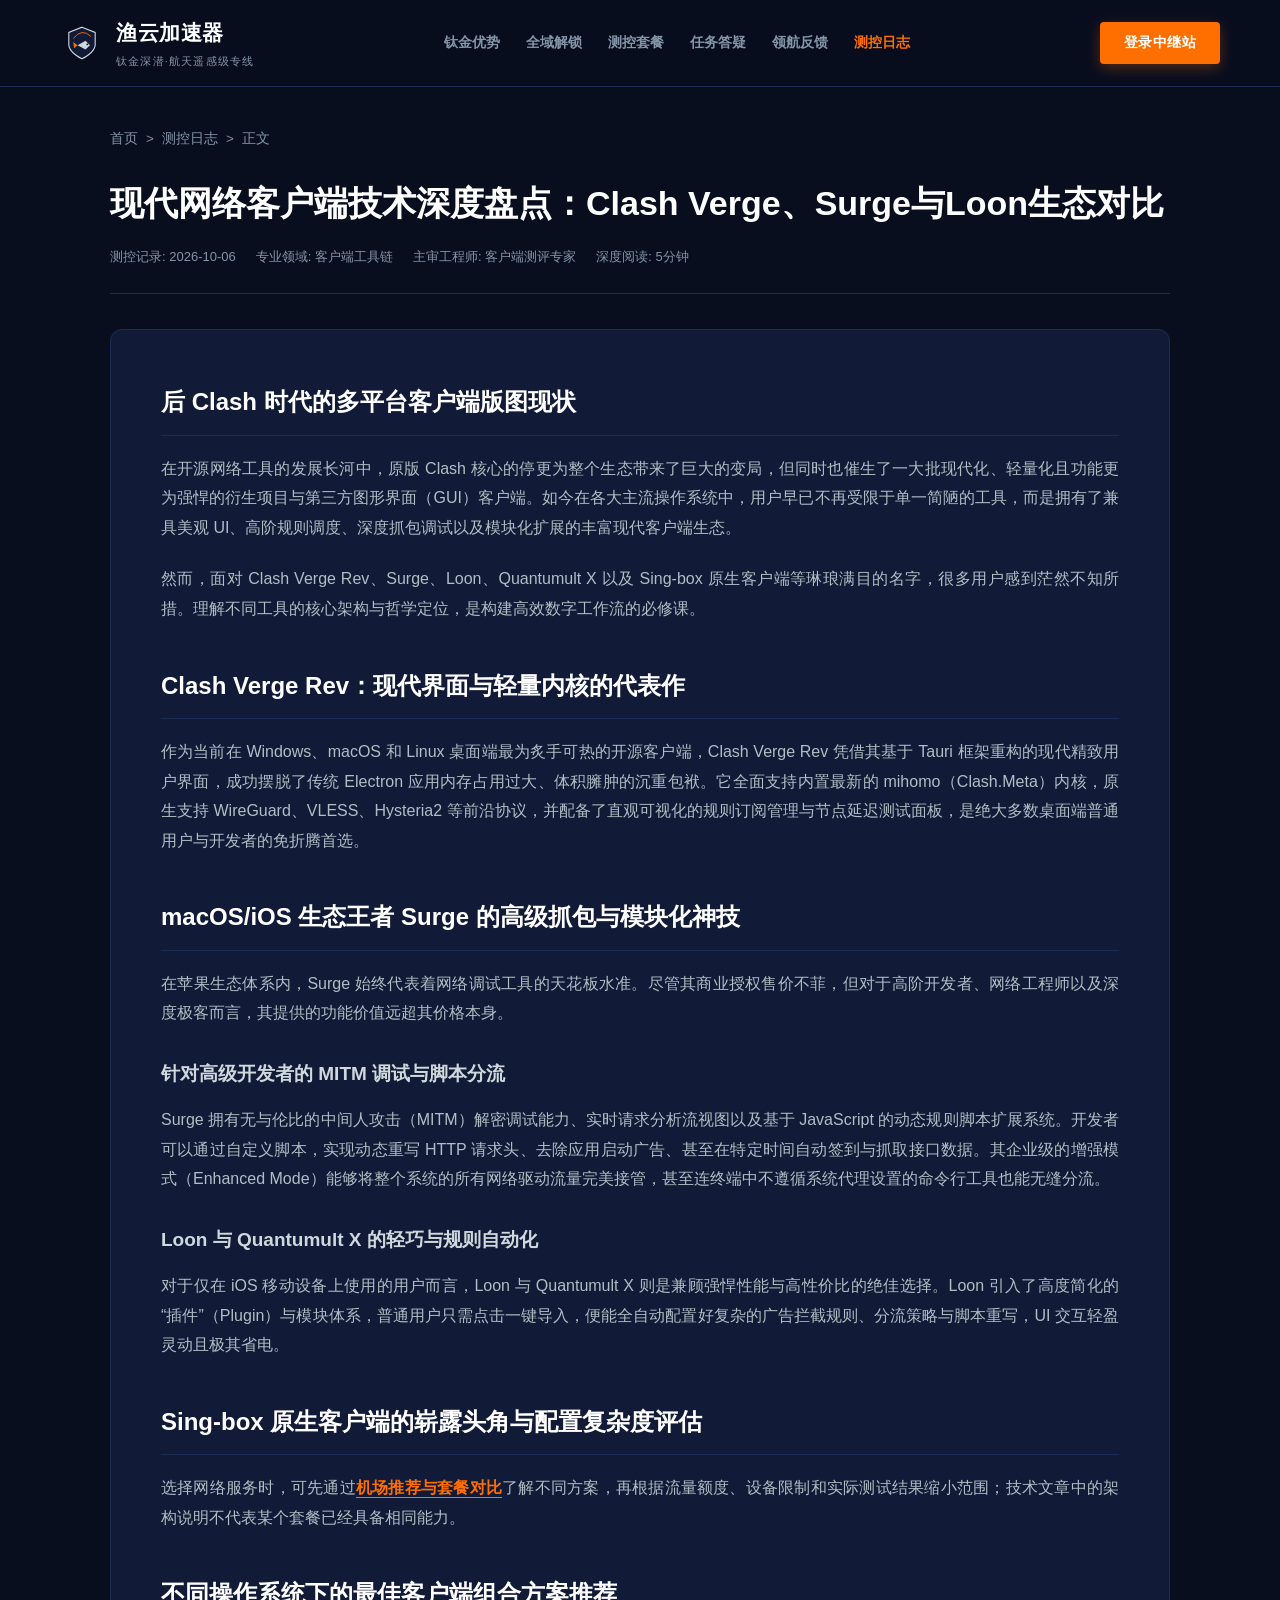
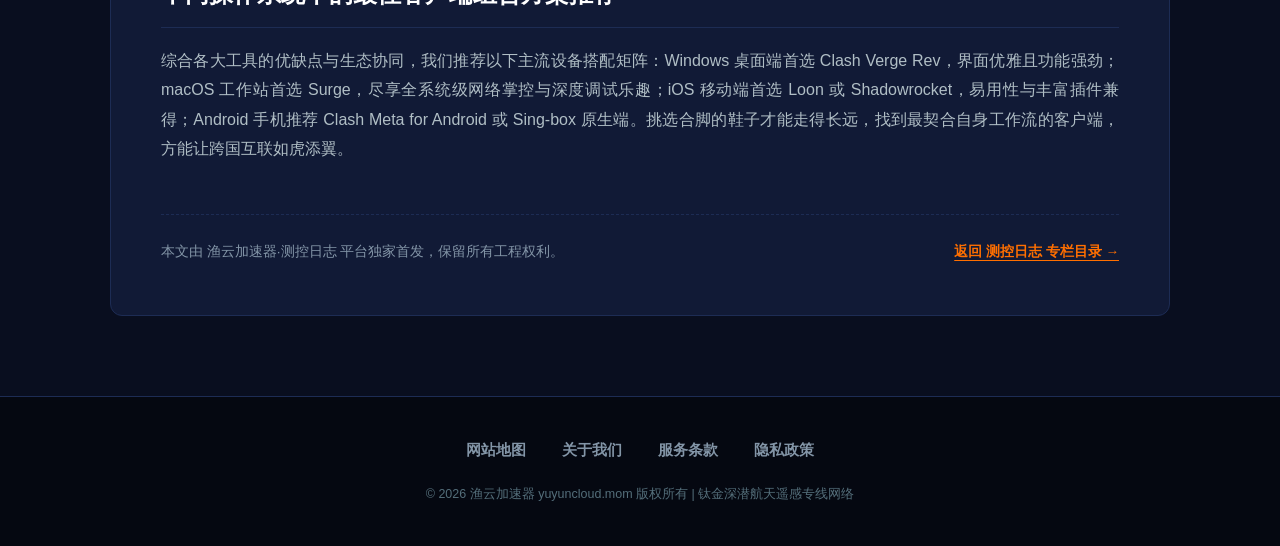
<file: proxy-clients-ecosystem-feature-matrix.html>
<!DOCTYPE html>

<html lang="zh-CN">
<head>
<meta charset="utf-8"/>
<meta content="width=device-width, initial-scale=1" name="viewport"/>
<title>现代网络客户端技术深度盘点：Clash Verge、Surge与Loon生态对比 | 渔云加速器 测控日志</title>
<meta content="后Clash时代各平台客户端怎么选？深度评测Clash Verge Rev、Surge高级调试抓包与Loon规则自动化生态，助你找到最佳组合。" name="description"/>
<style>
    :root {
      --bg-space: #090e1f;
      --bg-module: #111a36;
      --bg-module-hover: #18254b;
      --color-titanium: #cfd8dc;
      --color-white: #ffffff;
      --color-orange: #ff6f00;
      --color-telemetry: #8395a7;
      --border-hull: #1d2c54;
      --font-hull: -apple-system, BlinkMacSystemFont, "Segoe UI", Roboto, "PingFang SC", "Microsoft YaHei", sans-serif;
    }
    * { box-sizing: border-box; margin: 0; padding: 0; }
    html { scroll-behavior: smooth; }
    body {
      background-color: var(--bg-space);
      color: var(--color-titanium);
      font-family: var(--font-hull);
      line-height: 1.8;
      -webkit-font-smoothing: antialiased;
    }
    a { color: inherit; text-decoration: none; }

    /* Nav */
    .aero-nav-bar {
      position: sticky;
      top: 0;
      z-index: 100;
      background: rgba(9, 14, 31, 0.96);
      border-bottom: 1px solid var(--border-hull);
      backdrop-filter: blur(10px);
    }
    .aero-nav-box {
      max-width: 1200px;
      margin: 0 auto;
      padding: 14px 20px;
      display: flex;
      align-items: center;
      justify-content: space-between;
      gap: 20px;
    }
    .aero-brand-box {
      display: flex;
      align-items: center;
      gap: 12px;
      flex-shrink: 0;
    }
    .aero-logo-svg {
      width: 44px;
      height: 44px;
      flex-shrink: 0;
    }
    .aero-title-grp {
      display: flex;
      flex-direction: column;
    }
    .aero-name {
      font-size: 21px;
      font-weight: 900;
      letter-spacing: 0.5px;
      color: var(--color-white);
    }
    .aero-tagline {
      font-size: 11px;
      color: var(--color-telemetry);
      letter-spacing: 1.2px;
    }
    .aero-nav-links {
      display: flex;
      align-items: center;
      gap: 26px;
      list-style: none;
    }
    .aero-nav-links a {
      font-size: 14px;
      font-weight: 700;
      color: var(--color-telemetry);
      transition: color 0.2s;
    }
    .aero-nav-links a:hover, .aero-nav-links a.active {
      color: var(--color-orange);
    }
    .aero-login-btn {
      background: var(--color-orange);
      color: #fff;
      font-size: 13.5px;
      font-weight: 800;
      padding: 9px 24px;
      border-radius: 4px;
      letter-spacing: 0.5px;
      box-shadow: 0 4px 14px rgba(255, 111, 0, 0.3);
      transition: all 0.2s;
      flex-shrink: 0;
    }
    .aero-login-btn:hover {
      background: #e66300;
      transform: translateY(-1px);
    }

    /* Container */
    .container {
      max-width: 1100px;
      margin: 0 auto;
      padding: 40px 20px 80px;
    }
    .tele-head-pod {
      text-align: center;
      padding: 40px 0 50px;
      margin-bottom: 45px;
      border-bottom: 1px solid var(--border-hull);
    }
    .tele-tag-pill {
      display: inline-block;
      background: rgba(255, 111, 0, 0.12);
      color: var(--color-orange);
      border: 1px solid rgba(255, 111, 0, 0.3);
      padding: 3px 12px;
      border-radius: 4px;
      font-size: 11.5px;
      font-weight: 800;
      letter-spacing: 1.5px;
      margin-bottom: 16px;
    }
    .tele-h1 {
      font-size: 36px;
      font-weight: 900;
      color: var(--color-white);
      letter-spacing: 0.5px;
      margin-bottom: 14px;
    }
    .tele-sub-text {
      color: var(--color-telemetry);
      font-size: 15.5px;
      max-width: 680px;
      margin: 0 auto;
      line-height: 1.75;
    }
    .cards-grid {
      display: grid;
      grid-template-columns: repeat(2, 1fr);
      gap: 30px;
    }
    .aero-card {
      background: var(--bg-module);
      border: 1px solid var(--border-hull);
      border-radius: 8px;
      padding: 32px;
      display: flex;
      flex-direction: column;
      transition: all 0.25s;
    }
    .aero-card:hover {
      background: var(--bg-module-hover);
      border-color: var(--color-orange);
      transform: translateY(-3px);
      box-shadow: 0 10px 26px rgba(0, 0, 0, 0.4);
    }
    .aero-card-meta {
      display: flex;
      align-items: center;
      gap: 12px;
      font-size: 13px;
      color: var(--color-telemetry);
      margin-bottom: 14px;
    }
    .aero-badge {
      background: rgba(255, 111, 0, 0.15);
      color: var(--color-orange);
      padding: 2px 8px;
      border-radius: 2px;
      font-weight: 800;
      font-size: 11.5px;
    }
    .aero-card-title {
      font-size: 20px;
      font-weight: 800;
      color: var(--color-white);
      margin-bottom: 12px;
      line-height: 1.45;
    }
    .aero-card-excerpt {
      font-size: 14.5px;
      color: var(--color-telemetry);
      line-height: 1.7;
      margin-bottom: 24px;
      flex-grow: 1;
    }
    .aero-read-btn {
      color: var(--color-orange);
      font-weight: 800;
      font-size: 14px;
      display: inline-flex;
      align-items: center;
      gap: 6px;
    }

    /* Article Specific */
    .aero-crumb {
      display: flex;
      align-items: center;
      gap: 8px;
      font-size: 13.5px;
      color: var(--color-telemetry);
      margin-bottom: 30px;
    }
    .aero-crumb a:hover { color: var(--color-orange); }
    .article-header-deck {
      margin-bottom: 35px;
      padding-bottom: 25px;
      border-bottom: 1px solid var(--border-hull);
    }
    .article-h1 {
      font-size: 34px;
      font-weight: 900;
      color: var(--color-white);
      line-height: 1.35;
      margin-bottom: 18px;
    }
    .article-meta-deck {
      display: flex;
      align-items: center;
      gap: 20px;
      font-size: 13px;
      color: var(--color-telemetry);
      flex-wrap: wrap;
    }
    .article-hull-box {
      background: var(--bg-module);
      border: 1px solid var(--border-hull);
      border-radius: 12px;
      padding: 50px;
      font-size: 16px;
      line-height: 1.85;
      color: #b0bec5;
    }
    .article-hull-box h2 {
      font-size: 24px;
      font-weight: 900;
      color: var(--color-white);
      margin: 40px 0 18px;
      padding-bottom: 10px;
      border-bottom: 1px solid var(--border-hull);
    }
    .article-hull-box h2:first-child { margin-top: 0; }
    .article-hull-box h3 {
      font-size: 19px;
      font-weight: 800;
      color: var(--color-titanium);
      margin: 28px 0 14px;
    }
    .article-hull-box p {
      margin-bottom: 22px;
      text-align: justify;
    }
    .article-hull-box ul, .article-hull-box ol {
      margin: 0 0 24px 24px;
    }
    .article-hull-box li {
      margin-bottom: 10px;
    }

    /* Dedicated Orange Hyperlink Styling */
    .content-link, .content-link:visited {
      color: var(--color-orange) !important;
      font-weight: 700;
      text-decoration: underline !important;
      text-underline-offset: 4px;
      transition: opacity 0.2s;
    }
    .content-link:hover {
      opacity: 0.85;
    }

    .article-foot-deck {
      margin-top: 50px;
      padding-top: 25px;
      border-top: 1px dashed var(--border-hull);
      font-size: 13.5px;
      color: var(--color-telemetry);
      display: flex;
      justify-content: space-between;
      align-items: center;
      flex-wrap: wrap;
      gap: 15px;
    }

    /* Footer */
    .strict-footer-aero {
      background: #050811;
      border-top: 1px solid var(--border-hull);
      padding: 40px 24px;
      text-align: center;
    }
    .footer-four-aero {
      display: flex;
      justify-content: center;
      align-items: center;
      gap: 36px;
      margin-bottom: 20px;
      flex-wrap: wrap;
    }
    .footer-four-aero a {
      font-size: 14.5px;
      font-weight: 700;
      color: var(--color-telemetry);
      transition: color 0.2s;
    }
    .footer-four-aero a:hover { color: var(--color-white); }
    .footer-aero-copy {
      font-size: 12.5px;
      color: #546e7a;
    }

    @media (max-width: 860px) {
      .aero-nav-links { display: none; }
      .cards-grid { grid-template-columns: 1fr; }
      .article-hull-box { padding: 28px 20px; }
      .article-h1 { font-size: 26px; }
    }
  </style>
<meta content="https://yuyuncloud.mom/proxy-clients-ecosystem-feature-matrix.html" property="og:url"/>
<meta content="现代网络客户端技术深度盘点：Clash Verge、Surge与Loon生态对比 | 渔云加速器 测控日志" property="og:title"/>
<meta content="后Clash时代各平台客户端怎么选？深度评测Clash Verge Rev、Surge高级调试抓包与Loon规则自动化生态，助你找到最佳组合。" property="og:description"/>
<meta content="渔云" property="og:site_name"/>
<meta content="article" property="og:type"/>
<meta content="现代网络客户端技术深度盘点：Clash Verge、Surge与Loon生态对比 | 渔云加速器 测控日志" name="twitter:title"/>
<meta content="后Clash时代各平台客户端怎么选？深度评测Clash Verge Rev、Surge高级调试抓包与Loon规则自动化生态，助你找到最佳组合。" name="twitter:description"/>
<link href="https://yuyuncloud.mom/proxy-clients-ecosystem-feature-matrix.html" rel="canonical"/>
<script id="landing-maintenance-schema" type="application/ld+json">{"@context": "https://schema.org", "@type": "BreadcrumbList", "itemListElement": [{"@type": "ListItem", "position": 1, "name": "渔云机场", "item": "https://yuyuncloud.mom/"}, {"@type": "ListItem", "position": 2, "name": "现代网络客户端技术深度盘点：Clash Verge、Surge与Loon生态对比 | 渔云加速器 测控日志", "item": "https://yuyuncloud.mom/proxy-clients-ecosystem-feature-matrix.html"}]}</script>
</head>
<body>
<!-- Top Nav -->
<header class="aero-nav-bar">
<div class="aero-nav-box">
<a class="aero-brand-box" href="index.html">
<svg class="aero-logo-svg" fill="none" viewbox="0 0 100 100" xmlns="http://www.w3.org/2000/svg">
<path d="M50 14 L80 26 V54 C80 72 50 86 50 86 C50 86 20 72 20 54 V26 L50 14 Z" fill="#111a36" stroke="#cfd8dc" stroke-width="2.5"></path>
<path d="M30 40 Q 50 15 70 35" stroke="#ff6f00" stroke-width="2"></path>
<polygon fill="#cfd8dc" points="40,55 58,45 68,55 58,65"></polygon>
<polygon fill="#ff6f00" points="40,55 30,48 32,62"></polygon>
<circle cx="62" cy="53" fill="#090e1f" r="2"></circle>
</svg>
<div class="aero-title-grp">
<div class="aero-name">渔云加速器</div>
<div class="aero-tagline">钛金深潜·航天遥感级专线</div>
</div>
</a>
<nav>
<ul class="aero-nav-links">
<li><a href="index.html#advantages">钛金优势</a></li>
<li><a href="index.html#streaming">全域解锁</a></li>
<li><a href="index.html#pricing">测控套餐</a></li>
<li><a href="index.html#faq">任务答疑</a></li>
<li><a href="index.html#reviews">领航反馈</a></li>
<li><a class="active" href="telemetry.html">测控日志</a></li>
</ul>
</nav>
<a class="aero-login-btn" href="https://ww012.twilightaff.com/#/?code=A56DH1Af" rel="nofollow noopener sponsored" target="_blank">
        登录中继站
      </a>
</div>
</header>
<main class="container">
<nav class="aero-crumb">
<a href="index.html">首页</a>
<span>&gt;</span>
<a href="telemetry.html">测控日志</a>
<span>&gt;</span>
<span>正文</span>
</nav>
<header class="article-header-deck">
<h1 class="article-h1">现代网络客户端技术深度盘点：Clash Verge、Surge与Loon生态对比</h1>
<div class="article-meta-deck">
<span>测控记录: 2026-10-06</span>
<span>专业领域: 客户端工具链</span>
<span>主审工程师: 客户端测评专家</span>
<span>深度阅读: 5分钟</span>
</div>
</header>
<article class="article-hull-box">
<h2>后 Clash 时代的多平台客户端版图现状</h2>
<p>在开源网络工具的发展长河中，原版 Clash 核心的停更为整个生态带来了巨大的变局，但同时也催生了一大批现代化、轻量化且功能更为强悍的衍生项目与第三方图形界面（GUI）客户端。如今在各大主流操作系统中，用户早已不再受限于单一简陋的工具，而是拥有了兼具美观 UI、高阶规则调度、深度抓包调试以及模块化扩展的丰富现代客户端生态。</p>
<p>然而，面对 Clash Verge Rev、Surge、Loon、Quantumult X 以及 Sing-box 原生客户端等琳琅满目的名字，很多用户感到茫然不知所措。理解不同工具的核心架构与哲学定位，是构建高效数字工作流的必修课。</p>
<h2>Clash Verge Rev：现代界面与轻量内核的代表作</h2>
<p>作为当前在 Windows、macOS 和 Linux 桌面端最为炙手可热的开源客户端，Clash Verge Rev 凭借其基于 Tauri 框架重构的现代精致用户界面，成功摆脱了传统 Electron 应用内存占用过大、体积臃肿的沉重包袱。它全面支持内置最新的 mihomo（Clash.Meta）内核，原生支持 WireGuard、VLESS、Hysteria2 等前沿协议，并配备了直观可视化的规则订阅管理与节点延迟测试面板，是绝大多数桌面端普通用户与开发者的免折腾首选。</p>
<h2>macOS/iOS 生态王者 Surge 的高级抓包与模块化神技</h2>
<p>在苹果生态体系内，Surge 始终代表着网络调试工具的天花板水准。尽管其商业授权售价不菲，但对于高阶开发者、网络工程师以及深度极客而言，其提供的功能价值远超其价格本身。</p>
<h3>针对高级开发者的 MITM 调试与脚本分流</h3>
<p>Surge 拥有无与伦比的中间人攻击（MITM）解密调试能力、实时请求分析流视图以及基于 JavaScript 的动态规则脚本扩展系统。开发者可以通过自定义脚本，实现动态重写 HTTP 请求头、去除应用启动广告、甚至在特定时间自动签到与抓取接口数据。其企业级的增强模式（Enhanced Mode）能够将整个系统的所有网络驱动流量完美接管，甚至连终端中不遵循系统代理设置的命令行工具也能无缝分流。</p>
<h3>Loon 与 Quantumult X 的轻巧与规则自动化</h3>
<p>对于仅在 iOS 移动设备上使用的用户而言，Loon 与 Quantumult X 则是兼顾强悍性能与高性价比的绝佳选择。Loon 引入了高度简化的“插件”（Plugin）与模块体系，普通用户只需点击一键导入，便能全自动配置好复杂的广告拦截规则、分流策略与脚本重写，UI 交互轻盈灵动且极其省电。</p>
<h2>Sing-box 原生客户端的崭露头角与配置复杂度评估</h2>
<p>选择网络服务时，可先通过<a class="content-link" href="https://jichangtuijan.top/" rel="sponsored nofollow noopener" target="_blank">机场推荐与套餐对比</a>了解不同方案，再根据流量额度、设备限制和实际测试结果缩小范围；技术文章中的架构说明不代表某个套餐已经具备相同能力。</p>
<h2>不同操作系统下的最佳客户端组合方案推荐</h2>
<p>综合各大工具的优缺点与生态协同，我们推荐以下主流设备搭配矩阵：Windows 桌面端首选 Clash Verge Rev，界面优雅且功能强劲；macOS 工作站首选 Surge，尽享全系统级网络掌控与深度调试乐趣；iOS 移动端首选 Loon 或 Shadowrocket，易用性与丰富插件兼得；Android 手机推荐 Clash Meta for Android 或 Sing-box 原生端。挑选合脚的鞋子才能走得长远，找到最契合自身工作流的客户端，方能让跨国互联如虎添翼。</p>
<div class="article-foot-deck">
<span>本文由 渔云加速器·测控日志 平台独家首发，保留所有工程权利。</span>
<a class="content-link" href="telemetry.html">返回 测控日志 专栏目录 →</a>
</div>
</article>
</main>
<!-- Strict Footer: ONLY 4 titles -->
<footer class="strict-footer-aero">
<div class="footer-four-aero">
<a href="sitemap.html" target="_blank">网站地图</a>
<a href="about.html" target="_blank">关于我们</a>
<a href="terms.html" target="_blank">服务条款</a>
<a href="privacy.html" target="_blank">隐私政策</a>
</div>
<div class="footer-aero-copy">
      © 2026 渔云加速器 yuyuncloud.mom 版权所有 | 钛金深潜航天遥感专线网络
    </div>
</footer>
</body>
</html>
</file>
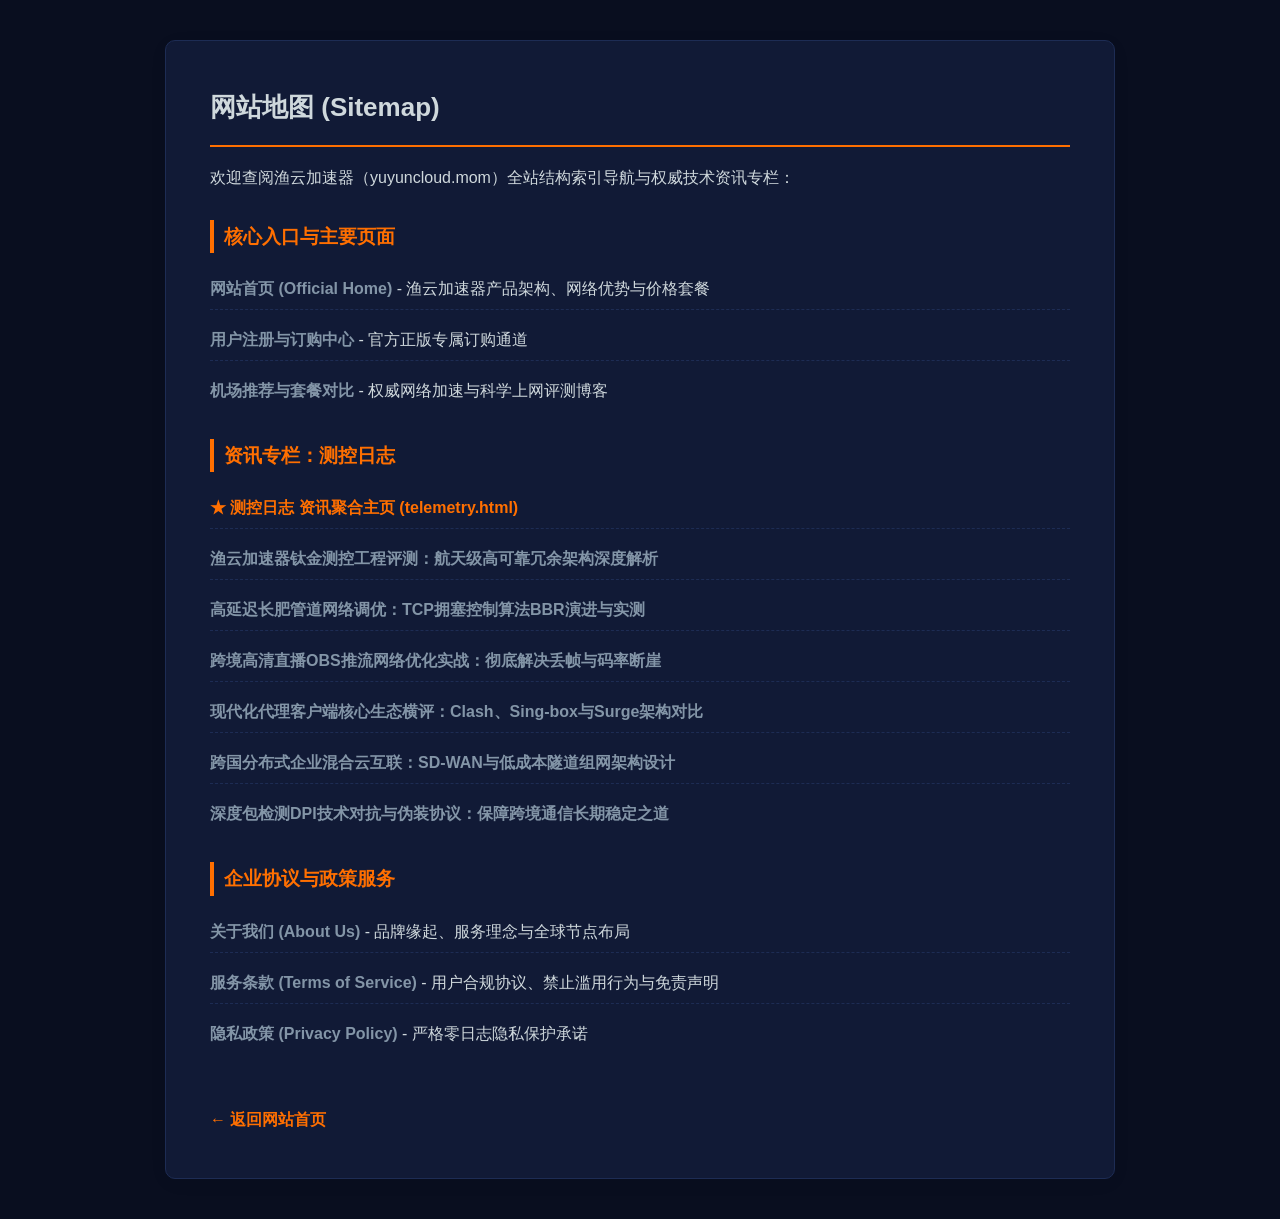
<file: sitemap.html>
<!DOCTYPE html>

<html lang="zh-CN">
<head>
<meta charset="utf-8"/>
<meta content="width=device-width, initial-scale=1" name="viewport"/>
<title>网站地图 | 渔云加速器 yuyuncloud.mom</title>
<meta content="渔云加速器（yuyuncloud.mom）全站站点导航索引与全部栏目文章架构地图。" name="description"/>
<link href="https://yuyuncloud.mom/sitemap.html" rel="canonical"/>
<style>
    body {
      background: #090e1f;
      color: #cfd8dc;
      font-family: -apple-system,BlinkMacSystemFont,"Segoe UI",Roboto,"PingFang SC",sans-serif;
      margin: 0;
      padding: 40px 20px;
      line-height: 1.75;
    }
    .page-box {
      max-width: 860px;
      margin: 0 auto;
      background: #111a36;
      padding: 44px;
      border: 1px solid #1d2c54;
      border-radius: 10px;
      box-shadow: 0 4px 20px rgba(0,0,0,0.04);
    }
    h1 {
      color: #cfd8dc;
      border-bottom: 2px solid #ff6f00;
      padding-bottom: 14px;
      margin-top: 0;
      font-size: 26px;
    }
    h2 {
      color: #ff6f00;
      font-size: 19px;
      margin-top: 28px;
      margin-bottom: 12px;
      border-left: 4px solid #ff6f00;
      padding-left: 10px;
    }
    ul {
      list-style: none;
      padding-left: 0;
      margin-bottom: 20px;
    }
    li {
      margin-bottom: 10px;
      padding: 6px 0;
      border-bottom: 1px dashed #1d2c54;
    }
    li:last-child {
      border-bottom: none;
    }
    a {
      color: #8395a7;
      text-decoration: none;
      font-weight: 600;
      transition: color 0.2s;
    }
    a:hover {
      color: #ff6f00;
      text-decoration: underline;
    }
    .back-btn {
      display: inline-block;
      margin-top: 32px;
      color: #ff6f00;
      font-weight: bold;
      text-decoration: none;
    }
    .back-btn:hover {
      text-decoration: underline;
    }
  </style>
<meta content="https://yuyuncloud.mom/sitemap.html" property="og:url"/>
<meta content="网站地图 | 渔云加速器 yuyuncloud.mom" property="og:title"/>
<meta content="渔云加速器（yuyuncloud.mom）全站站点导航索引与全部栏目文章架构地图。" property="og:description"/>
<meta content="渔云" property="og:site_name"/>
<meta content="article" property="og:type"/>
<meta content="网站地图 | 渔云加速器 yuyuncloud.mom" name="twitter:title"/>
<meta content="渔云加速器（yuyuncloud.mom）全站站点导航索引与全部栏目文章架构地图。" name="twitter:description"/>
<script id="landing-maintenance-schema" type="application/ld+json">{"@context": "https://schema.org", "@type": "BreadcrumbList", "itemListElement": [{"@type": "ListItem", "position": 1, "name": "渔云机场", "item": "https://yuyuncloud.mom/"}, {"@type": "ListItem", "position": 2, "name": "网站地图 | 渔云加速器 yuyuncloud.mom", "item": "https://yuyuncloud.mom/sitemap.html"}]}</script>
</head>
<body>
<div class="page-box">
<h1>网站地图 (Sitemap)</h1>
<p>欢迎查阅渔云加速器（yuyuncloud.mom）全站结构索引导航与权威技术资讯专栏：</p>
<h2>核心入口与主要页面</h2>
<ul>
<li><a href="index.html">网站首页 (Official Home)</a> - 渔云加速器产品架构、网络优势与价格套餐</li>
<li><a href="https://ww012.twilightaff.com/#/?code=A56DH1Af" rel="nofollow noopener sponsored" target="_blank">用户注册与订购中心</a> - 官方正版专属订购通道</li>
<li><a href="https://jichangtuijan.top/" rel="sponsored nofollow noopener" target="_blank">机场推荐与套餐对比</a> - 权威网络加速与科学上网评测博客</li>
</ul>
<h2>资讯专栏：测控日志</h2>
<ul>
<li><a href="telemetry.html" style="color:#ff6f00; font-weight:700;">★ 测控日志 资讯聚合主页 (telemetry.html)</a></li>
<li><a href="yuyun-telemetry-architecture-deepdive.html">渔云加速器钛金测控工程评测：航天级高可靠冗余架构深度解析</a></li>
<li><a href="tcp-congestion-control-algorithms-bbr.html">高延迟长肥管道网络调优：TCP拥塞控制算法BBR演进与实测</a></li>
<li><a href="cross-border-livestream-obs-streaming.html">跨境高清直播OBS推流网络优化实战：彻底解决丢帧与码率断崖</a></li>
<li><a href="proxy-clients-ecosystem-feature-matrix.html">现代化代理客户端核心生态横评：Clash、Sing-box与Surge架构对比</a></li>
<li><a href="enterprise-hybrid-cloud-sdwan-tunneling.html">跨国分布式企业混合云互联：SD-WAN与低成本隧道组网架构设计</a></li>
<li><a href="deep-packet-inspection-evasion-techniques.html">深度包检测DPI技术对抗与伪装协议：保障跨境通信长期稳定之道</a></li>
</ul>
<h2>企业协议与政策服务</h2>
<ul>
<li><a href="about.html">关于我们 (About Us)</a> - 品牌缘起、服务理念与全球节点布局</li>
<li><a href="terms.html">服务条款 (Terms of Service)</a> - 用户合规协议、禁止滥用行为与免责声明</li>
<li><a href="privacy.html">隐私政策 (Privacy Policy)</a> - 严格零日志隐私保护承诺</li>
</ul>
<a class="back-btn" href="index.html">← 返回网站首页</a>
</div>
</body>
</html>
</file>
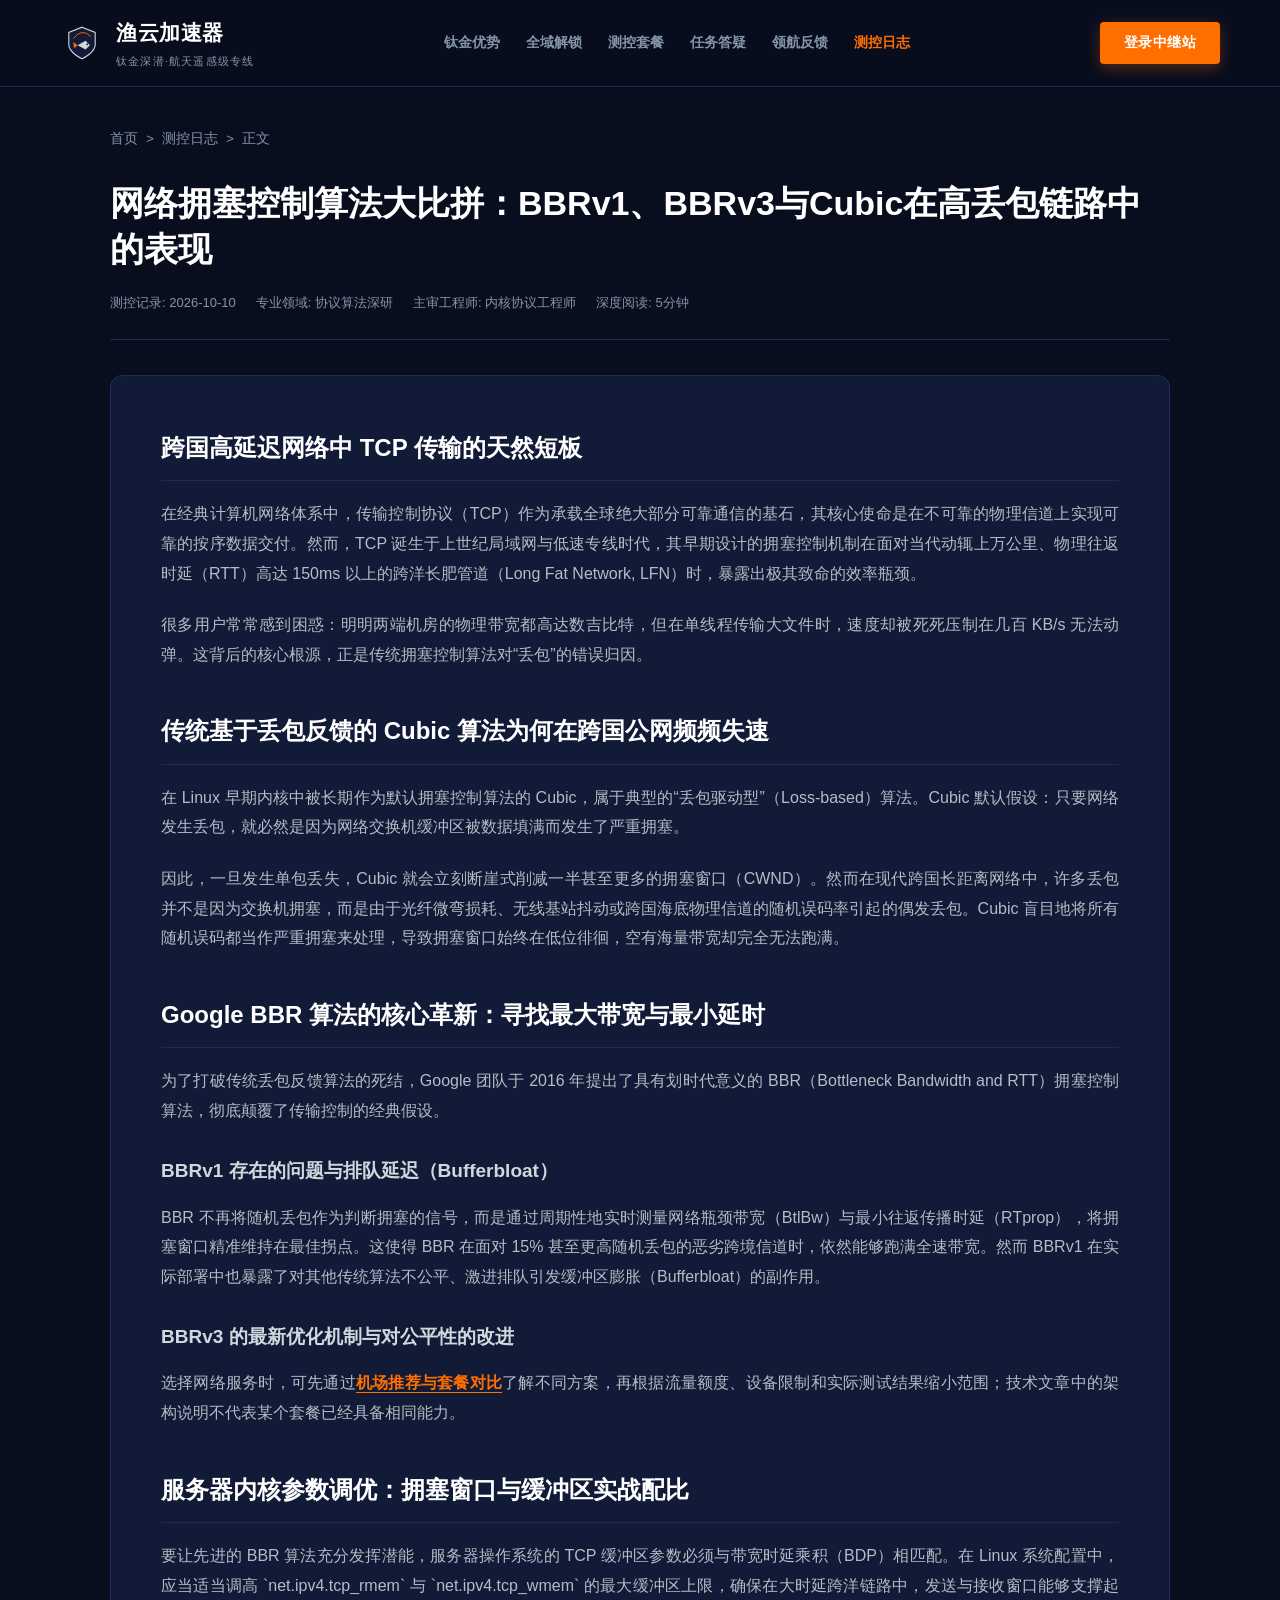
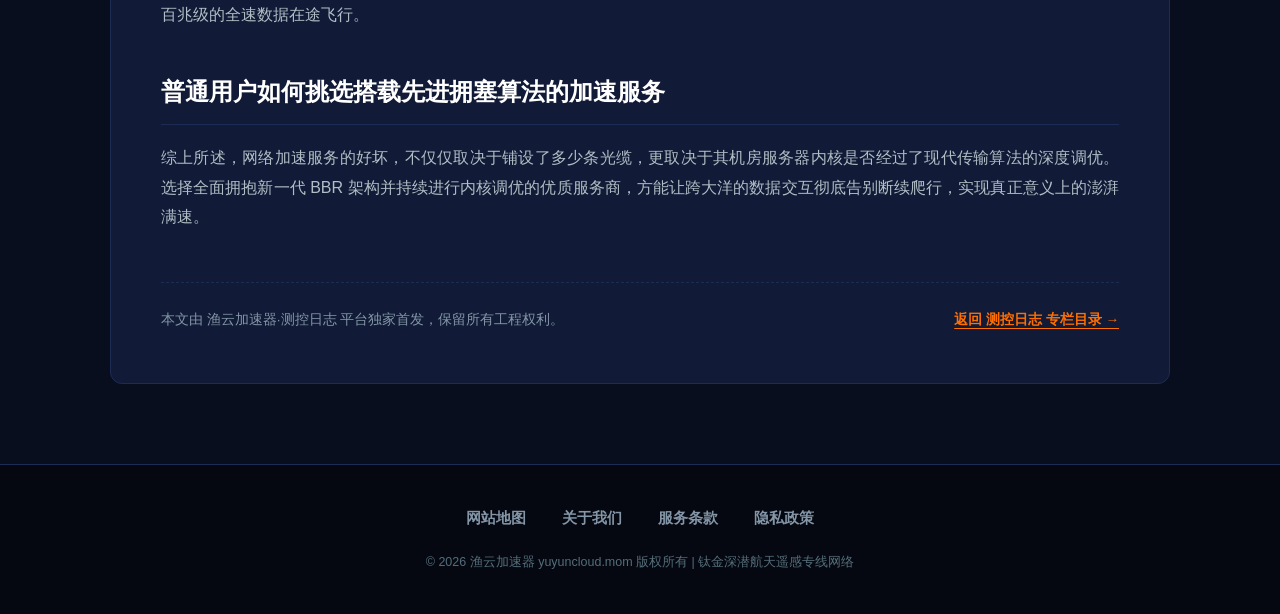
<file: tcp-congestion-control-algorithms-bbr.html>
<!DOCTYPE html>

<html lang="zh-CN">
<head>
<meta charset="utf-8"/>
<meta content="width=device-width, initial-scale=1" name="viewport"/>
<title>网络拥塞控制算法大比拼：BBRv1、BBRv3与Cubic在高丢包链路中的表现 | 渔云加速器 测控日志</title>
<meta content="TCP拥塞控制如何影响跨洋网速？深度对比传统Cubic与Google BBR算法原理，剖析BBRv3抗丢包改进与服务器内核参数调优指南。" name="description"/>
<style>
    :root {
      --bg-space: #090e1f;
      --bg-module: #111a36;
      --bg-module-hover: #18254b;
      --color-titanium: #cfd8dc;
      --color-white: #ffffff;
      --color-orange: #ff6f00;
      --color-telemetry: #8395a7;
      --border-hull: #1d2c54;
      --font-hull: -apple-system, BlinkMacSystemFont, "Segoe UI", Roboto, "PingFang SC", "Microsoft YaHei", sans-serif;
    }
    * { box-sizing: border-box; margin: 0; padding: 0; }
    html { scroll-behavior: smooth; }
    body {
      background-color: var(--bg-space);
      color: var(--color-titanium);
      font-family: var(--font-hull);
      line-height: 1.8;
      -webkit-font-smoothing: antialiased;
    }
    a { color: inherit; text-decoration: none; }

    /* Nav */
    .aero-nav-bar {
      position: sticky;
      top: 0;
      z-index: 100;
      background: rgba(9, 14, 31, 0.96);
      border-bottom: 1px solid var(--border-hull);
      backdrop-filter: blur(10px);
    }
    .aero-nav-box {
      max-width: 1200px;
      margin: 0 auto;
      padding: 14px 20px;
      display: flex;
      align-items: center;
      justify-content: space-between;
      gap: 20px;
    }
    .aero-brand-box {
      display: flex;
      align-items: center;
      gap: 12px;
      flex-shrink: 0;
    }
    .aero-logo-svg {
      width: 44px;
      height: 44px;
      flex-shrink: 0;
    }
    .aero-title-grp {
      display: flex;
      flex-direction: column;
    }
    .aero-name {
      font-size: 21px;
      font-weight: 900;
      letter-spacing: 0.5px;
      color: var(--color-white);
    }
    .aero-tagline {
      font-size: 11px;
      color: var(--color-telemetry);
      letter-spacing: 1.2px;
    }
    .aero-nav-links {
      display: flex;
      align-items: center;
      gap: 26px;
      list-style: none;
    }
    .aero-nav-links a {
      font-size: 14px;
      font-weight: 700;
      color: var(--color-telemetry);
      transition: color 0.2s;
    }
    .aero-nav-links a:hover, .aero-nav-links a.active {
      color: var(--color-orange);
    }
    .aero-login-btn {
      background: var(--color-orange);
      color: #fff;
      font-size: 13.5px;
      font-weight: 800;
      padding: 9px 24px;
      border-radius: 4px;
      letter-spacing: 0.5px;
      box-shadow: 0 4px 14px rgba(255, 111, 0, 0.3);
      transition: all 0.2s;
      flex-shrink: 0;
    }
    .aero-login-btn:hover {
      background: #e66300;
      transform: translateY(-1px);
    }

    /* Container */
    .container {
      max-width: 1100px;
      margin: 0 auto;
      padding: 40px 20px 80px;
    }
    .tele-head-pod {
      text-align: center;
      padding: 40px 0 50px;
      margin-bottom: 45px;
      border-bottom: 1px solid var(--border-hull);
    }
    .tele-tag-pill {
      display: inline-block;
      background: rgba(255, 111, 0, 0.12);
      color: var(--color-orange);
      border: 1px solid rgba(255, 111, 0, 0.3);
      padding: 3px 12px;
      border-radius: 4px;
      font-size: 11.5px;
      font-weight: 800;
      letter-spacing: 1.5px;
      margin-bottom: 16px;
    }
    .tele-h1 {
      font-size: 36px;
      font-weight: 900;
      color: var(--color-white);
      letter-spacing: 0.5px;
      margin-bottom: 14px;
    }
    .tele-sub-text {
      color: var(--color-telemetry);
      font-size: 15.5px;
      max-width: 680px;
      margin: 0 auto;
      line-height: 1.75;
    }
    .cards-grid {
      display: grid;
      grid-template-columns: repeat(2, 1fr);
      gap: 30px;
    }
    .aero-card {
      background: var(--bg-module);
      border: 1px solid var(--border-hull);
      border-radius: 8px;
      padding: 32px;
      display: flex;
      flex-direction: column;
      transition: all 0.25s;
    }
    .aero-card:hover {
      background: var(--bg-module-hover);
      border-color: var(--color-orange);
      transform: translateY(-3px);
      box-shadow: 0 10px 26px rgba(0, 0, 0, 0.4);
    }
    .aero-card-meta {
      display: flex;
      align-items: center;
      gap: 12px;
      font-size: 13px;
      color: var(--color-telemetry);
      margin-bottom: 14px;
    }
    .aero-badge {
      background: rgba(255, 111, 0, 0.15);
      color: var(--color-orange);
      padding: 2px 8px;
      border-radius: 2px;
      font-weight: 800;
      font-size: 11.5px;
    }
    .aero-card-title {
      font-size: 20px;
      font-weight: 800;
      color: var(--color-white);
      margin-bottom: 12px;
      line-height: 1.45;
    }
    .aero-card-excerpt {
      font-size: 14.5px;
      color: var(--color-telemetry);
      line-height: 1.7;
      margin-bottom: 24px;
      flex-grow: 1;
    }
    .aero-read-btn {
      color: var(--color-orange);
      font-weight: 800;
      font-size: 14px;
      display: inline-flex;
      align-items: center;
      gap: 6px;
    }

    /* Article Specific */
    .aero-crumb {
      display: flex;
      align-items: center;
      gap: 8px;
      font-size: 13.5px;
      color: var(--color-telemetry);
      margin-bottom: 30px;
    }
    .aero-crumb a:hover { color: var(--color-orange); }
    .article-header-deck {
      margin-bottom: 35px;
      padding-bottom: 25px;
      border-bottom: 1px solid var(--border-hull);
    }
    .article-h1 {
      font-size: 34px;
      font-weight: 900;
      color: var(--color-white);
      line-height: 1.35;
      margin-bottom: 18px;
    }
    .article-meta-deck {
      display: flex;
      align-items: center;
      gap: 20px;
      font-size: 13px;
      color: var(--color-telemetry);
      flex-wrap: wrap;
    }
    .article-hull-box {
      background: var(--bg-module);
      border: 1px solid var(--border-hull);
      border-radius: 12px;
      padding: 50px;
      font-size: 16px;
      line-height: 1.85;
      color: #b0bec5;
    }
    .article-hull-box h2 {
      font-size: 24px;
      font-weight: 900;
      color: var(--color-white);
      margin: 40px 0 18px;
      padding-bottom: 10px;
      border-bottom: 1px solid var(--border-hull);
    }
    .article-hull-box h2:first-child { margin-top: 0; }
    .article-hull-box h3 {
      font-size: 19px;
      font-weight: 800;
      color: var(--color-titanium);
      margin: 28px 0 14px;
    }
    .article-hull-box p {
      margin-bottom: 22px;
      text-align: justify;
    }
    .article-hull-box ul, .article-hull-box ol {
      margin: 0 0 24px 24px;
    }
    .article-hull-box li {
      margin-bottom: 10px;
    }

    /* Dedicated Orange Hyperlink Styling */
    .content-link, .content-link:visited {
      color: var(--color-orange) !important;
      font-weight: 700;
      text-decoration: underline !important;
      text-underline-offset: 4px;
      transition: opacity 0.2s;
    }
    .content-link:hover {
      opacity: 0.85;
    }

    .article-foot-deck {
      margin-top: 50px;
      padding-top: 25px;
      border-top: 1px dashed var(--border-hull);
      font-size: 13.5px;
      color: var(--color-telemetry);
      display: flex;
      justify-content: space-between;
      align-items: center;
      flex-wrap: wrap;
      gap: 15px;
    }

    /* Footer */
    .strict-footer-aero {
      background: #050811;
      border-top: 1px solid var(--border-hull);
      padding: 40px 24px;
      text-align: center;
    }
    .footer-four-aero {
      display: flex;
      justify-content: center;
      align-items: center;
      gap: 36px;
      margin-bottom: 20px;
      flex-wrap: wrap;
    }
    .footer-four-aero a {
      font-size: 14.5px;
      font-weight: 700;
      color: var(--color-telemetry);
      transition: color 0.2s;
    }
    .footer-four-aero a:hover { color: var(--color-white); }
    .footer-aero-copy {
      font-size: 12.5px;
      color: #546e7a;
    }

    @media (max-width: 860px) {
      .aero-nav-links { display: none; }
      .cards-grid { grid-template-columns: 1fr; }
      .article-hull-box { padding: 28px 20px; }
      .article-h1 { font-size: 26px; }
    }
  </style>
<meta content="https://yuyuncloud.mom/tcp-congestion-control-algorithms-bbr.html" property="og:url"/>
<meta content="网络拥塞控制算法大比拼：BBRv1、BBRv3与Cubic在高丢包链路中的表现 | 渔云加速器 测控日志" property="og:title"/>
<meta content="TCP拥塞控制如何影响跨洋网速？深度对比传统Cubic与Google BBR算法原理，剖析BBRv3抗丢包改进与服务器内核参数调优指南。" property="og:description"/>
<meta content="渔云" property="og:site_name"/>
<meta content="article" property="og:type"/>
<meta content="网络拥塞控制算法大比拼：BBRv1、BBRv3与Cubic在高丢包链路中的表现 | 渔云加速器 测控日志" name="twitter:title"/>
<meta content="TCP拥塞控制如何影响跨洋网速？深度对比传统Cubic与Google BBR算法原理，剖析BBRv3抗丢包改进与服务器内核参数调优指南。" name="twitter:description"/>
<link href="https://yuyuncloud.mom/tcp-congestion-control-algorithms-bbr.html" rel="canonical"/>
<script id="landing-maintenance-schema" type="application/ld+json">{"@context": "https://schema.org", "@type": "BreadcrumbList", "itemListElement": [{"@type": "ListItem", "position": 1, "name": "渔云机场", "item": "https://yuyuncloud.mom/"}, {"@type": "ListItem", "position": 2, "name": "网络拥塞控制算法大比拼：BBRv1、BBRv3与Cubic在高丢包链路中的表现 | 渔云加速器 测控日志", "item": "https://yuyuncloud.mom/tcp-congestion-control-algorithms-bbr.html"}]}</script>
</head>
<body>
<!-- Top Nav -->
<header class="aero-nav-bar">
<div class="aero-nav-box">
<a class="aero-brand-box" href="index.html">
<svg class="aero-logo-svg" fill="none" viewbox="0 0 100 100" xmlns="http://www.w3.org/2000/svg">
<path d="M50 14 L80 26 V54 C80 72 50 86 50 86 C50 86 20 72 20 54 V26 L50 14 Z" fill="#111a36" stroke="#cfd8dc" stroke-width="2.5"></path>
<path d="M30 40 Q 50 15 70 35" stroke="#ff6f00" stroke-width="2"></path>
<polygon fill="#cfd8dc" points="40,55 58,45 68,55 58,65"></polygon>
<polygon fill="#ff6f00" points="40,55 30,48 32,62"></polygon>
<circle cx="62" cy="53" fill="#090e1f" r="2"></circle>
</svg>
<div class="aero-title-grp">
<div class="aero-name">渔云加速器</div>
<div class="aero-tagline">钛金深潜·航天遥感级专线</div>
</div>
</a>
<nav>
<ul class="aero-nav-links">
<li><a href="index.html#advantages">钛金优势</a></li>
<li><a href="index.html#streaming">全域解锁</a></li>
<li><a href="index.html#pricing">测控套餐</a></li>
<li><a href="index.html#faq">任务答疑</a></li>
<li><a href="index.html#reviews">领航反馈</a></li>
<li><a class="active" href="telemetry.html">测控日志</a></li>
</ul>
</nav>
<a class="aero-login-btn" href="https://ww012.twilightaff.com/#/?code=A56DH1Af" rel="nofollow noopener sponsored" target="_blank">
        登录中继站
      </a>
</div>
</header>
<main class="container">
<nav class="aero-crumb">
<a href="index.html">首页</a>
<span>&gt;</span>
<a href="telemetry.html">测控日志</a>
<span>&gt;</span>
<span>正文</span>
</nav>
<header class="article-header-deck">
<h1 class="article-h1">网络拥塞控制算法大比拼：BBRv1、BBRv3与Cubic在高丢包链路中的表现</h1>
<div class="article-meta-deck">
<span>测控记录: 2026-10-10</span>
<span>专业领域: 协议算法深研</span>
<span>主审工程师: 内核协议工程师</span>
<span>深度阅读: 5分钟</span>
</div>
</header>
<article class="article-hull-box">
<h2>跨国高延迟网络中 TCP 传输的天然短板</h2>
<p>在经典计算机网络体系中，传输控制协议（TCP）作为承载全球绝大部分可靠通信的基石，其核心使命是在不可靠的物理信道上实现可靠的按序数据交付。然而，TCP 诞生于上世纪局域网与低速专线时代，其早期设计的拥塞控制机制在面对当代动辄上万公里、物理往返时延（RTT）高达 150ms 以上的跨洋长肥管道（Long Fat Network, LFN）时，暴露出极其致命的效率瓶颈。</p>
<p>很多用户常常感到困惑：明明两端机房的物理带宽都高达数吉比特，但在单线程传输大文件时，速度却被死死压制在几百 KB/s 无法动弹。这背后的核心根源，正是传统拥塞控制算法对“丢包”的错误归因。</p>
<h2>传统基于丢包反馈的 Cubic 算法为何在跨国公网频频失速</h2>
<p>在 Linux 早期内核中被长期作为默认拥塞控制算法的 Cubic，属于典型的“丢包驱动型”（Loss-based）算法。Cubic 默认假设：只要网络发生丢包，就必然是因为网络交换机缓冲区被数据填满而发生了严重拥塞。</p>
<p>因此，一旦发生单包丢失，Cubic 就会立刻断崖式削减一半甚至更多的拥塞窗口（CWND）。然而在现代跨国长距离网络中，许多丢包并不是因为交换机拥塞，而是由于光纤微弯损耗、无线基站抖动或跨国海底物理信道的随机误码率引起的偶发丢包。Cubic 盲目地将所有随机误码都当作严重拥塞来处理，导致拥塞窗口始终在低位徘徊，空有海量带宽却完全无法跑满。</p>
<h2>Google BBR 算法的核心革新：寻找最大带宽与最小延时</h2>
<p>为了打破传统丢包反馈算法的死结，Google 团队于 2016 年提出了具有划时代意义的 BBR（Bottleneck Bandwidth and RTT）拥塞控制算法，彻底颠覆了传输控制的经典假设。</p>
<h3>BBRv1 存在的问题与排队延迟（Bufferbloat）</h3>
<p>BBR 不再将随机丢包作为判断拥塞的信号，而是通过周期性地实时测量网络瓶颈带宽（BtlBw）与最小往返传播时延（RTprop），将拥塞窗口精准维持在最佳拐点。这使得 BBR 在面对 15% 甚至更高随机丢包的恶劣跨境信道时，依然能够跑满全速带宽。然而 BBRv1 在实际部署中也暴露了对其他传统算法不公平、激进排队引发缓冲区膨胀（Bufferbloat）的副作用。</p>
<h3>BBRv3 的最新优化机制与对公平性的改进</h3>
<p>选择网络服务时，可先通过<a class="content-link" href="https://jichangtuijan.top/" rel="sponsored nofollow noopener" target="_blank">机场推荐与套餐对比</a>了解不同方案，再根据流量额度、设备限制和实际测试结果缩小范围；技术文章中的架构说明不代表某个套餐已经具备相同能力。</p>
<h2>服务器内核参数调优：拥塞窗口与缓冲区实战配比</h2>
<p>要让先进的 BBR 算法充分发挥潜能，服务器操作系统的 TCP 缓冲区参数必须与带宽时延乘积（BDP）相匹配。在 Linux 系统配置中，应当适当调高 `net.ipv4.tcp_rmem` 与 `net.ipv4.tcp_wmem` 的最大缓冲区上限，确保在大时延跨洋链路中，发送与接收窗口能够支撑起百兆级的全速数据在途飞行。</p>
<h2>普通用户如何挑选搭载先进拥塞算法的加速服务</h2>
<p>综上所述，网络加速服务的好坏，不仅仅取决于铺设了多少条光缆，更取决于其机房服务器内核是否经过了现代传输算法的深度调优。选择全面拥抱新一代 BBR 架构并持续进行内核调优的优质服务商，方能让跨大洋的数据交互彻底告别断续爬行，实现真正意义上的澎湃满速。</p>
<div class="article-foot-deck">
<span>本文由 渔云加速器·测控日志 平台独家首发，保留所有工程权利。</span>
<a class="content-link" href="telemetry.html">返回 测控日志 专栏目录 →</a>
</div>
</article>
</main>
<!-- Strict Footer: ONLY 4 titles -->
<footer class="strict-footer-aero">
<div class="footer-four-aero">
<a href="sitemap.html" target="_blank">网站地图</a>
<a href="about.html" target="_blank">关于我们</a>
<a href="terms.html" target="_blank">服务条款</a>
<a href="privacy.html" target="_blank">隐私政策</a>
</div>
<div class="footer-aero-copy">
      © 2026 渔云加速器 yuyuncloud.mom 版权所有 | 钛金深潜航天遥感专线网络
    </div>
</footer>
</body>
</html>
</file>
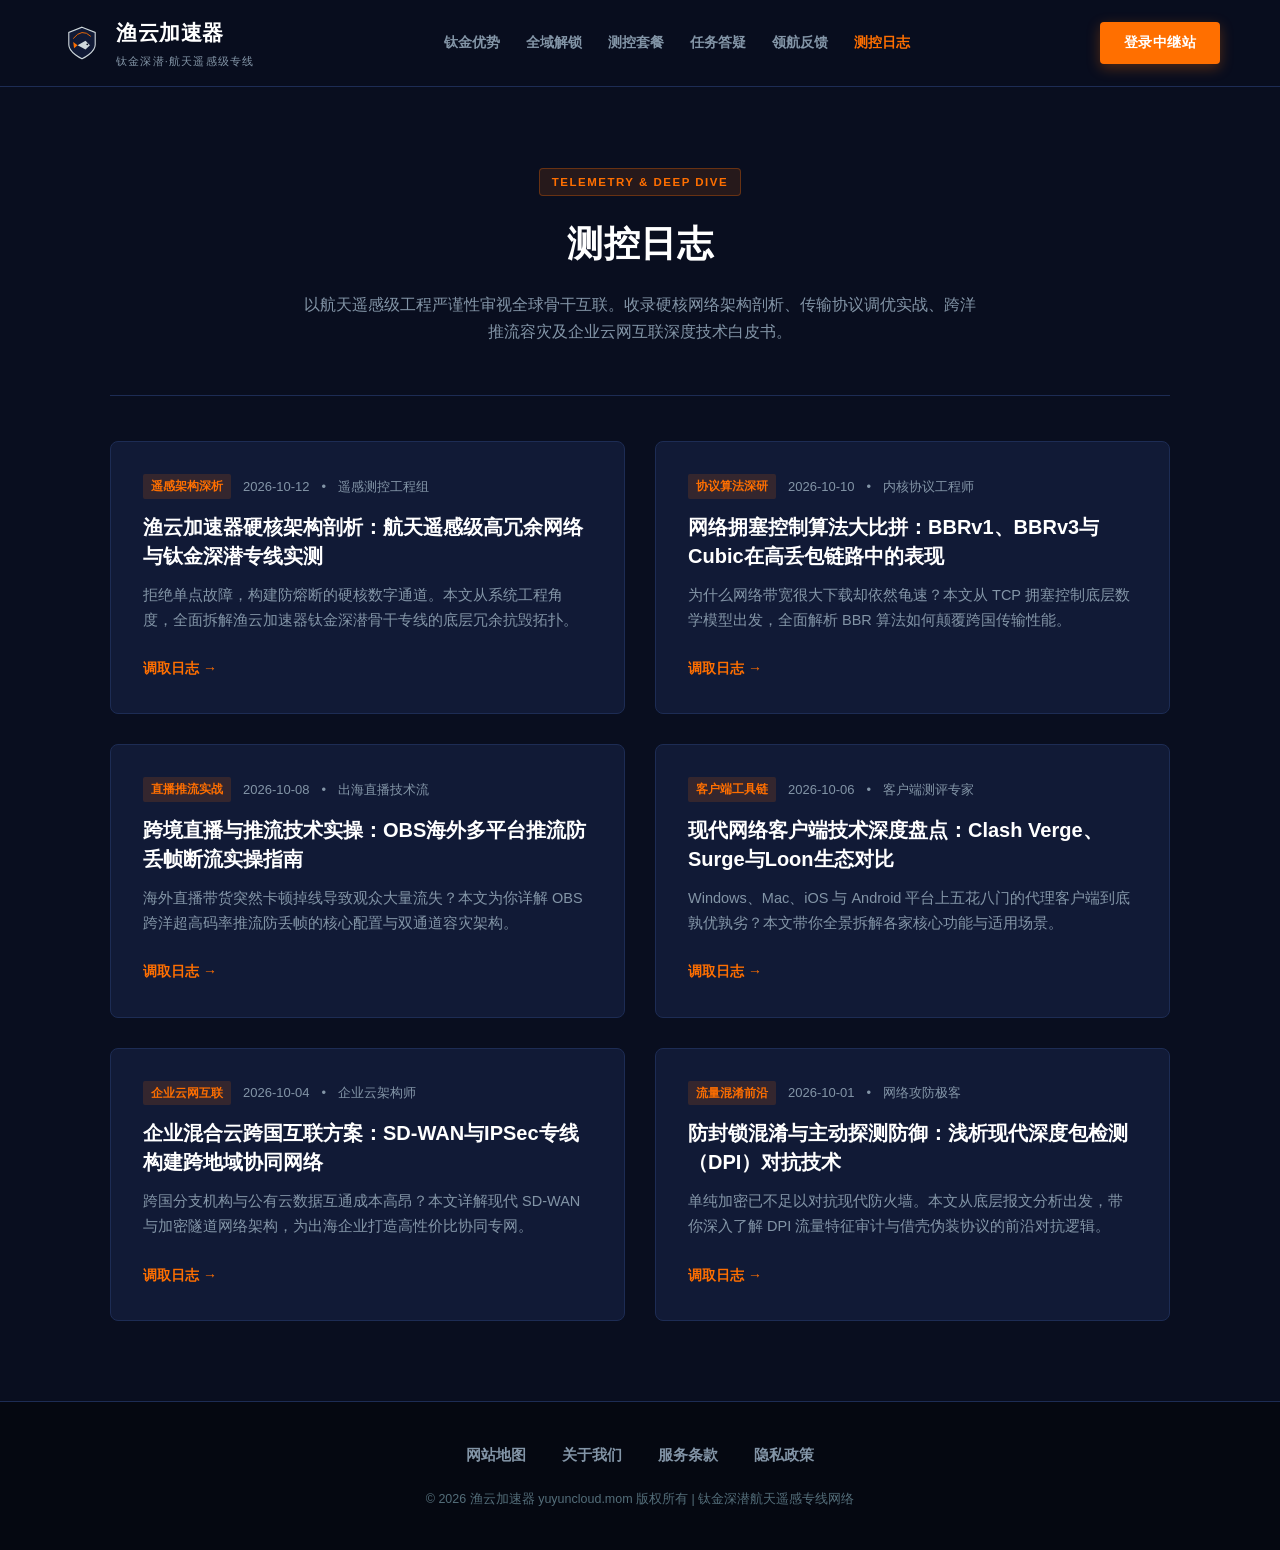
<file: telemetry.html>
<!DOCTYPE html>
<html lang="zh-CN">
<head>
  <meta charset="UTF-8">
  <meta name="viewport" content="width=device-width, initial-scale=1">
  <title>测控日志 - 航天级高可靠网络深潜专栏 | 渔云加速器 测控日志</title>
  <meta name="description" content="渔云加速器测控日志，深入探索航天遥感冗余网络架构、TCP拥塞控制BBR算法、OBS跨洋直播推流、客户端工具链及企业混合云SD-WAN技术实战。">
  <style>
    :root {
      --bg-space: #090e1f;
      --bg-module: #111a36;
      --bg-module-hover: #18254b;
      --color-titanium: #cfd8dc;
      --color-white: #ffffff;
      --color-orange: #ff6f00;
      --color-telemetry: #8395a7;
      --border-hull: #1d2c54;
      --font-hull: -apple-system, BlinkMacSystemFont, "Segoe UI", Roboto, "PingFang SC", "Microsoft YaHei", sans-serif;
    }
    * { box-sizing: border-box; margin: 0; padding: 0; }
    html { scroll-behavior: smooth; }
    body {
      background-color: var(--bg-space);
      color: var(--color-titanium);
      font-family: var(--font-hull);
      line-height: 1.8;
      -webkit-font-smoothing: antialiased;
    }
    a { color: inherit; text-decoration: none; }

    /* Nav */
    .aero-nav-bar {
      position: sticky;
      top: 0;
      z-index: 100;
      background: rgba(9, 14, 31, 0.96);
      border-bottom: 1px solid var(--border-hull);
      backdrop-filter: blur(10px);
    }
    .aero-nav-box {
      max-width: 1200px;
      margin: 0 auto;
      padding: 14px 20px;
      display: flex;
      align-items: center;
      justify-content: space-between;
      gap: 20px;
    }
    .aero-brand-box {
      display: flex;
      align-items: center;
      gap: 12px;
      flex-shrink: 0;
    }
    .aero-logo-svg {
      width: 44px;
      height: 44px;
      flex-shrink: 0;
    }
    .aero-title-grp {
      display: flex;
      flex-direction: column;
    }
    .aero-name {
      font-size: 21px;
      font-weight: 900;
      letter-spacing: 0.5px;
      color: var(--color-white);
    }
    .aero-tagline {
      font-size: 11px;
      color: var(--color-telemetry);
      letter-spacing: 1.2px;
    }
    .aero-nav-links {
      display: flex;
      align-items: center;
      gap: 26px;
      list-style: none;
    }
    .aero-nav-links a {
      font-size: 14px;
      font-weight: 700;
      color: var(--color-telemetry);
      transition: color 0.2s;
    }
    .aero-nav-links a:hover, .aero-nav-links a.active {
      color: var(--color-orange);
    }
    .aero-login-btn {
      background: var(--color-orange);
      color: #fff;
      font-size: 13.5px;
      font-weight: 800;
      padding: 9px 24px;
      border-radius: 4px;
      letter-spacing: 0.5px;
      box-shadow: 0 4px 14px rgba(255, 111, 0, 0.3);
      transition: all 0.2s;
      flex-shrink: 0;
    }
    .aero-login-btn:hover {
      background: #e66300;
      transform: translateY(-1px);
    }

    /* Container */
    .container {
      max-width: 1100px;
      margin: 0 auto;
      padding: 40px 20px 80px;
    }
    .tele-head-pod {
      text-align: center;
      padding: 40px 0 50px;
      margin-bottom: 45px;
      border-bottom: 1px solid var(--border-hull);
    }
    .tele-tag-pill {
      display: inline-block;
      background: rgba(255, 111, 0, 0.12);
      color: var(--color-orange);
      border: 1px solid rgba(255, 111, 0, 0.3);
      padding: 3px 12px;
      border-radius: 4px;
      font-size: 11.5px;
      font-weight: 800;
      letter-spacing: 1.5px;
      margin-bottom: 16px;
    }
    .tele-h1 {
      font-size: 36px;
      font-weight: 900;
      color: var(--color-white);
      letter-spacing: 0.5px;
      margin-bottom: 14px;
    }
    .tele-sub-text {
      color: var(--color-telemetry);
      font-size: 15.5px;
      max-width: 680px;
      margin: 0 auto;
      line-height: 1.75;
    }
    .cards-grid {
      display: grid;
      grid-template-columns: repeat(2, 1fr);
      gap: 30px;
    }
    .aero-card {
      background: var(--bg-module);
      border: 1px solid var(--border-hull);
      border-radius: 8px;
      padding: 32px;
      display: flex;
      flex-direction: column;
      transition: all 0.25s;
    }
    .aero-card:hover {
      background: var(--bg-module-hover);
      border-color: var(--color-orange);
      transform: translateY(-3px);
      box-shadow: 0 10px 26px rgba(0, 0, 0, 0.4);
    }
    .aero-card-meta {
      display: flex;
      align-items: center;
      gap: 12px;
      font-size: 13px;
      color: var(--color-telemetry);
      margin-bottom: 14px;
    }
    .aero-badge {
      background: rgba(255, 111, 0, 0.15);
      color: var(--color-orange);
      padding: 2px 8px;
      border-radius: 2px;
      font-weight: 800;
      font-size: 11.5px;
    }
    .aero-card-title {
      font-size: 20px;
      font-weight: 800;
      color: var(--color-white);
      margin-bottom: 12px;
      line-height: 1.45;
    }
    .aero-card-excerpt {
      font-size: 14.5px;
      color: var(--color-telemetry);
      line-height: 1.7;
      margin-bottom: 24px;
      flex-grow: 1;
    }
    .aero-read-btn {
      color: var(--color-orange);
      font-weight: 800;
      font-size: 14px;
      display: inline-flex;
      align-items: center;
      gap: 6px;
    }

    /* Article Specific */
    .aero-crumb {
      display: flex;
      align-items: center;
      gap: 8px;
      font-size: 13.5px;
      color: var(--color-telemetry);
      margin-bottom: 30px;
    }
    .aero-crumb a:hover { color: var(--color-orange); }
    .article-header-deck {
      margin-bottom: 35px;
      padding-bottom: 25px;
      border-bottom: 1px solid var(--border-hull);
    }
    .article-h1 {
      font-size: 34px;
      font-weight: 900;
      color: var(--color-white);
      line-height: 1.35;
      margin-bottom: 18px;
    }
    .article-meta-deck {
      display: flex;
      align-items: center;
      gap: 20px;
      font-size: 13px;
      color: var(--color-telemetry);
      flex-wrap: wrap;
    }
    .article-hull-box {
      background: var(--bg-module);
      border: 1px solid var(--border-hull);
      border-radius: 12px;
      padding: 50px;
      font-size: 16px;
      line-height: 1.85;
      color: #b0bec5;
    }
    .article-hull-box h2 {
      font-size: 24px;
      font-weight: 900;
      color: var(--color-white);
      margin: 40px 0 18px;
      padding-bottom: 10px;
      border-bottom: 1px solid var(--border-hull);
    }
    .article-hull-box h2:first-child { margin-top: 0; }
    .article-hull-box h3 {
      font-size: 19px;
      font-weight: 800;
      color: var(--color-titanium);
      margin: 28px 0 14px;
    }
    .article-hull-box p {
      margin-bottom: 22px;
      text-align: justify;
    }
    .article-hull-box ul, .article-hull-box ol {
      margin: 0 0 24px 24px;
    }
    .article-hull-box li {
      margin-bottom: 10px;
    }

    /* Dedicated Orange Hyperlink Styling */
    .content-link, .content-link:visited {
      color: var(--color-orange) !important;
      font-weight: 700;
      text-decoration: underline !important;
      text-underline-offset: 4px;
      transition: opacity 0.2s;
    }
    .content-link:hover {
      opacity: 0.85;
    }

    .article-foot-deck {
      margin-top: 50px;
      padding-top: 25px;
      border-top: 1px dashed var(--border-hull);
      font-size: 13.5px;
      color: var(--color-telemetry);
      display: flex;
      justify-content: space-between;
      align-items: center;
      flex-wrap: wrap;
      gap: 15px;
    }

    /* Footer */
    .strict-footer-aero {
      background: #050811;
      border-top: 1px solid var(--border-hull);
      padding: 40px 24px;
      text-align: center;
    }
    .footer-four-aero {
      display: flex;
      justify-content: center;
      align-items: center;
      gap: 36px;
      margin-bottom: 20px;
      flex-wrap: wrap;
    }
    .footer-four-aero a {
      font-size: 14.5px;
      font-weight: 700;
      color: var(--color-telemetry);
      transition: color 0.2s;
    }
    .footer-four-aero a:hover { color: var(--color-white); }
    .footer-aero-copy {
      font-size: 12.5px;
      color: #546e7a;
    }

    @media (max-width: 860px) {
      .aero-nav-links { display: none; }
      .cards-grid { grid-template-columns: 1fr; }
      .article-hull-box { padding: 28px 20px; }
      .article-h1 { font-size: 26px; }
    }
  </style>

<meta property="og:url" content="https://yuyuncloud.mom/telemetry.html">
<meta property="og:title" content="测控日志 - 航天级高可靠网络深潜专栏 | 渔云加速器 测控日志">
<meta property="og:description" content="渔云加速器测控日志，深入探索航天遥感冗余网络架构、TCP拥塞控制BBR算法、OBS跨洋直播推流、客户端工具链及企业混合云SD-WAN技术实战。">
<meta property="og:site_name" content="渔云">
<meta property="og:type" content="article">
<meta name="twitter:title" content="测控日志 - 航天级高可靠网络深潜专栏 | 渔云加速器 测控日志">
<meta name="twitter:description" content="渔云加速器测控日志，深入探索航天遥感冗余网络架构、TCP拥塞控制BBR算法、OBS跨洋直播推流、客户端工具链及企业混合云SD-WAN技术实战。">
<link rel="canonical" href="https://yuyuncloud.mom/telemetry.html">
<script id="landing-maintenance-schema" type="application/ld+json">{"@context": "https://schema.org", "@type": "BreadcrumbList", "itemListElement": [{"@type": "ListItem", "position": 1, "name": "渔云机场", "item": "https://yuyuncloud.mom/"}, {"@type": "ListItem", "position": 2, "name": "测控日志 - 航天级高可靠网络深潜专栏 | 渔云加速器 测控日志", "item": "https://yuyuncloud.mom/telemetry.html"}]}</script>
</head>
<body>

  <!-- Top Nav -->
  <header class="aero-nav-bar">
    <div class="aero-nav-box">
      <a href="index.html" class="aero-brand-box">
        <svg class="aero-logo-svg" viewBox="0 0 100 100" fill="none" xmlns="http://www.w3.org/2000/svg">
          <path d="M50 14 L80 26 V54 C80 72 50 86 50 86 C50 86 20 72 20 54 V26 L50 14 Z" stroke="#cfd8dc" stroke-width="2.5" fill="#111a36"/>
          <path d="M30 40 Q 50 15 70 35" stroke="#ff6f00" stroke-width="2"/>
          <polygon points="40,55 58,45 68,55 58,65" fill="#cfd8dc"/>
          <polygon points="40,55 30,48 32,62" fill="#ff6f00"/>
          <circle cx="62" cy="53" r="2" fill="#090e1f"/>
        </svg>
        <div class="aero-title-grp">
          <div class="aero-name">渔云加速器</div>
          <div class="aero-tagline">钛金深潜·航天遥感级专线</div>
        </div>
      </a>

      <nav>
        <ul class="aero-nav-links">
          <li><a href="index.html#advantages">钛金优势</a></li>
          <li><a href="index.html#streaming">全域解锁</a></li>
          <li><a href="index.html#pricing">测控套餐</a></li>
          <li><a href="index.html#faq">任务答疑</a></li>
          <li><a href="index.html#reviews">领航反馈</a></li>
          <li><a href="telemetry.html" class="active">测控日志</a></li>
        </ul>
      </nav>

      <a href="https://ww012.twilightaff.com/#/?code=A56DH1Af" target="_blank" class="aero-login-btn" rel="nofollow noopener sponsored">
        登录中继站
      </a>
    </div>
  </header>

  <main class="container">
    <div class="tele-head-pod">
      <div class="tele-tag-pill">TELEMETRY & DEEP DIVE</div>
      <h1 class="tele-h1">测控日志</h1>
      <p class="tele-sub-text">
        以航天遥感级工程严谨性审视全球骨干互联。收录硬核网络架构剖析、传输协议调优实战、跨洋推流容灾及企业云网互联深度技术白皮书。
      </p>
    </div>

    <section class="cards-grid">

      <article class="aero-card">
        <div class="aero-card-meta">
          <span class="aero-badge">遥感架构深析</span>
          <span>2026-10-12</span>
          <span>•</span>
          <span>遥感测控工程组</span>
        </div>
        <h2 class="aero-card-title"><a href="yuyun-telemetry-architecture-deepdive.html">渔云加速器硬核架构剖析：航天遥感级高冗余网络与钛金深潜专线实测</a></h2>
        <p class="aero-card-excerpt">拒绝单点故障，构建防熔断的硬核数字通道。本文从系统工程角度，全面拆解渔云加速器钛金深潜骨干专线的底层冗余抗毁拓扑。</p>
        <a href="yuyun-telemetry-architecture-deepdive.html" class="aero-read-btn">调取日志 &rarr;</a>
      </article>
      <article class="aero-card">
        <div class="aero-card-meta">
          <span class="aero-badge">协议算法深研</span>
          <span>2026-10-10</span>
          <span>•</span>
          <span>内核协议工程师</span>
        </div>
        <h2 class="aero-card-title"><a href="tcp-congestion-control-algorithms-bbr.html">网络拥塞控制算法大比拼：BBRv1、BBRv3与Cubic在高丢包链路中的表现</a></h2>
        <p class="aero-card-excerpt">为什么网络带宽很大下载却依然龟速？本文从 TCP 拥塞控制底层数学模型出发，全面解析 BBR 算法如何颠覆跨国传输性能。</p>
        <a href="tcp-congestion-control-algorithms-bbr.html" class="aero-read-btn">调取日志 &rarr;</a>
      </article>
      <article class="aero-card">
        <div class="aero-card-meta">
          <span class="aero-badge">直播推流实战</span>
          <span>2026-10-08</span>
          <span>•</span>
          <span>出海直播技术流</span>
        </div>
        <h2 class="aero-card-title"><a href="cross-border-livestream-obs-streaming.html">跨境直播与推流技术实操：OBS海外多平台推流防丢帧断流实操指南</a></h2>
        <p class="aero-card-excerpt">海外直播带货突然卡顿掉线导致观众大量流失？本文为你详解 OBS 跨洋超高码率推流防丢帧的核心配置与双通道容灾架构。</p>
        <a href="cross-border-livestream-obs-streaming.html" class="aero-read-btn">调取日志 &rarr;</a>
      </article>
      <article class="aero-card">
        <div class="aero-card-meta">
          <span class="aero-badge">客户端工具链</span>
          <span>2026-10-06</span>
          <span>•</span>
          <span>客户端测评专家</span>
        </div>
        <h2 class="aero-card-title"><a href="proxy-clients-ecosystem-feature-matrix.html">现代网络客户端技术深度盘点：Clash Verge、Surge与Loon生态对比</a></h2>
        <p class="aero-card-excerpt">Windows、Mac、iOS 与 Android 平台上五花八门的代理客户端到底孰优孰劣？本文带你全景拆解各家核心功能与适用场景。</p>
        <a href="proxy-clients-ecosystem-feature-matrix.html" class="aero-read-btn">调取日志 &rarr;</a>
      </article>
      <article class="aero-card">
        <div class="aero-card-meta">
          <span class="aero-badge">企业云网互联</span>
          <span>2026-10-04</span>
          <span>•</span>
          <span>企业云架构师</span>
        </div>
        <h2 class="aero-card-title"><a href="enterprise-hybrid-cloud-sdwan-tunneling.html">企业混合云跨国互联方案：SD-WAN与IPSec专线构建跨地域协同网络</a></h2>
        <p class="aero-card-excerpt">跨国分支机构与公有云数据互通成本高昂？本文详解现代 SD-WAN 与加密隧道网络架构，为出海企业打造高性价比协同专网。</p>
        <a href="enterprise-hybrid-cloud-sdwan-tunneling.html" class="aero-read-btn">调取日志 &rarr;</a>
      </article>
      <article class="aero-card">
        <div class="aero-card-meta">
          <span class="aero-badge">流量混淆前沿</span>
          <span>2026-10-01</span>
          <span>•</span>
          <span>网络攻防极客</span>
        </div>
        <h2 class="aero-card-title"><a href="deep-packet-inspection-evasion-techniques.html">防封锁混淆与主动探测防御：浅析现代深度包检测（DPI）对抗技术</a></h2>
        <p class="aero-card-excerpt">单纯加密已不足以对抗现代防火墙。本文从底层报文分析出发，带你深入了解 DPI 流量特征审计与借壳伪装协议的前沿对抗逻辑。</p>
        <a href="deep-packet-inspection-evasion-techniques.html" class="aero-read-btn">调取日志 &rarr;</a>
      </article>
    </section>
  </main>

  <!-- Strict Footer: ONLY 4 titles -->
  <footer class="strict-footer-aero">
    <div class="footer-four-aero">
      <a href="sitemap.html" target="_blank">网站地图</a>
      <a href="about.html" target="_blank">关于我们</a>
      <a href="terms.html" target="_blank">服务条款</a>
      <a href="privacy.html" target="_blank">隐私政策</a>
    </div>
    <div class="footer-aero-copy">
      &copy; 2026 渔云加速器 yuyuncloud.mom 版权所有 | 钛金深潜航天遥感专线网络
    </div>
  </footer>

</body>
</html>
</file>
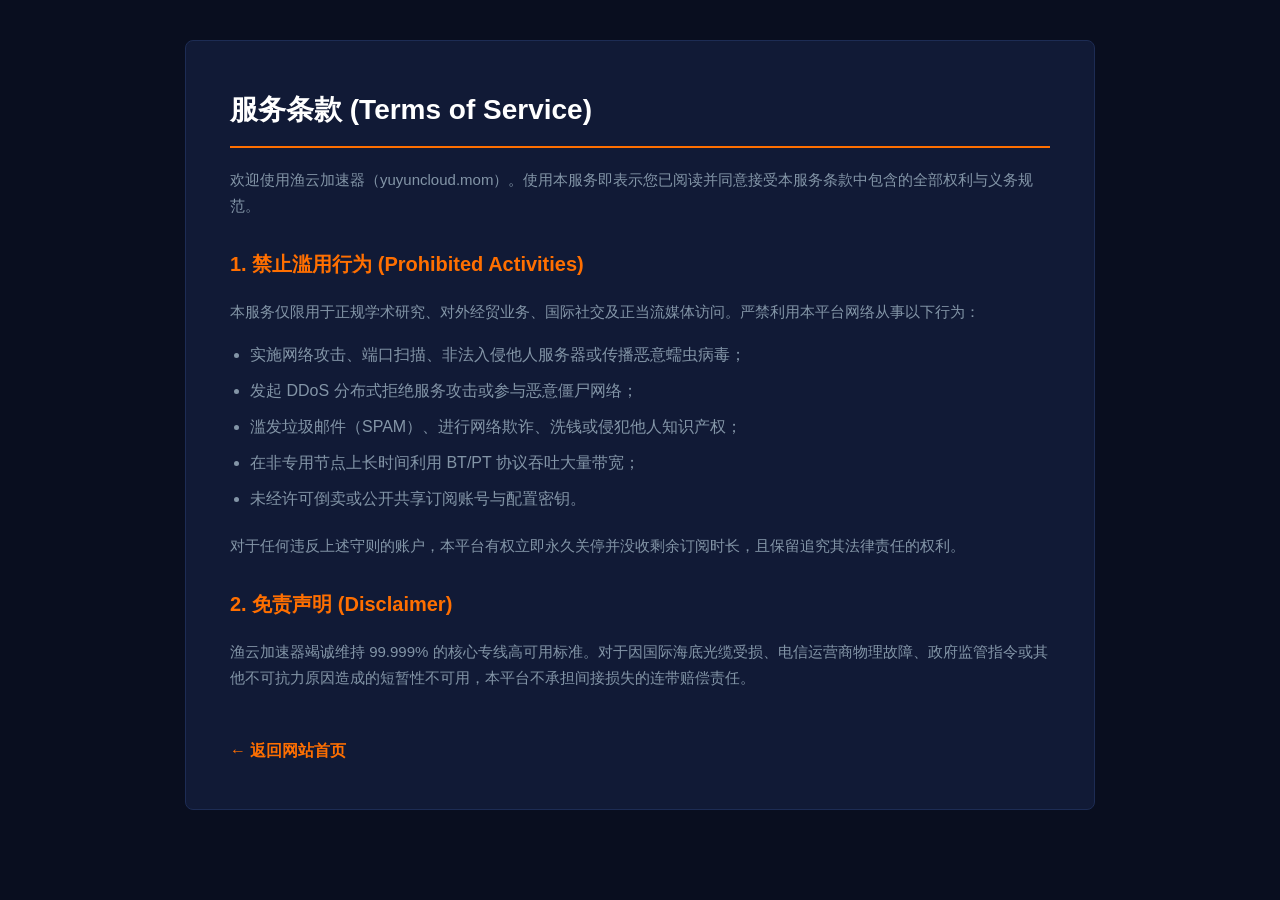
<file: terms.html>
<!DOCTYPE html>
<html lang="zh-CN">
<head>
  <meta charset="UTF-8">
  <meta name="viewport" content="width=device-width, initial-scale=1">
  <title>服务条款 | 渔云加速器 yuyuncloud.mom</title>
  <style>
    body { background:#090e1f; color:#cfd8dc; font-family:-apple-system,BlinkMacSystemFont,"Segoe UI",Roboto,"PingFang SC",sans-serif; margin:0; padding:40px 20px; line-height:1.75; }
    .page-box { max-width:820px; margin:0 auto; background:#111a36; padding:44px; border:1px solid #1d2c54; border-radius:8px; }
    h1 { color:#fff; border-bottom:2px solid #ff6f00; padding-bottom:12px; margin-top:0; font-size:28px; }
    h2 { color:#ff6f00; font-size:20px; margin-top:28px; }
    p { color:#8395a7; font-size:15px; margin-bottom:16px; }
    ul { color:#8395a7; padding-left:20px; margin-bottom:20px; }
    li { margin-bottom:8px; }
    .back-btn { display:inline-block; margin-top:30px; color:#ff6f00; font-weight:bold; text-decoration:none; }
    .back-btn:hover { text-decoration:underline; }
  </style>

<meta name="description" content="欢迎使用渔云加速器（yuyuncloud.mom）。使用本服务即表示您已阅读并同意接受本服务条款中包含的全部权利与义务规范。">
<meta property="og:url" content="https://yuyuncloud.mom/terms.html">
<meta property="og:title" content="服务条款 | 渔云加速器 yuyuncloud.mom">
<meta property="og:description" content="欢迎使用渔云加速器（yuyuncloud.mom）。使用本服务即表示您已阅读并同意接受本服务条款中包含的全部权利与义务规范。">
<meta property="og:site_name" content="渔云">
<meta property="og:type" content="article">
<meta name="twitter:title" content="服务条款 | 渔云加速器 yuyuncloud.mom">
<meta name="twitter:description" content="欢迎使用渔云加速器（yuyuncloud.mom）。使用本服务即表示您已阅读并同意接受本服务条款中包含的全部权利与义务规范。">
<link rel="canonical" href="https://yuyuncloud.mom/terms.html">
<script id="landing-maintenance-schema" type="application/ld+json">{"@context": "https://schema.org", "@type": "BreadcrumbList", "itemListElement": [{"@type": "ListItem", "position": 1, "name": "渔云机场", "item": "https://yuyuncloud.mom/"}, {"@type": "ListItem", "position": 2, "name": "服务条款 | 渔云加速器 yuyuncloud.mom", "item": "https://yuyuncloud.mom/terms.html"}]}</script>
</head>
<body>
  <div class="page-box">
    <h1>服务条款 (Terms of Service)</h1>
    <p>欢迎使用渔云加速器（yuyuncloud.mom）。使用本服务即表示您已阅读并同意接受本服务条款中包含的全部权利与义务规范。</p>

    <h2>1. 禁止滥用行为 (Prohibited Activities)</h2>
    <p>本服务仅限用于正规学术研究、对外经贸业务、国际社交及正当流媒体访问。严禁利用本平台网络从事以下行为：</p>
    <ul>
      <li>实施网络攻击、端口扫描、非法入侵他人服务器或传播恶意蠕虫病毒；</li>
      <li>发起 DDoS 分布式拒绝服务攻击或参与恶意僵尸网络；</li>
      <li>滥发垃圾邮件（SPAM）、进行网络欺诈、洗钱或侵犯他人知识产权；</li>
      <li>在非专用节点上长时间利用 BT/PT 协议吞吐大量带宽；</li>
      <li>未经许可倒卖或公开共享订阅账号与配置密钥。</li>
    </ul>
    <p>对于任何违反上述守则的账户，本平台有权立即永久关停并没收剩余订阅时长，且保留追究其法律责任的权利。</p>

    <h2>2. 免责声明 (Disclaimer)</h2>
    <p>渔云加速器竭诚维持 99.999% 的核心专线高可用标准。对于因国际海底光缆受损、电信运营商物理故障、政府监管指令或其他不可抗力原因造成的短暂性不可用，本平台不承担间接损失的连带赔偿责任。</p>

    <a href="index.html" class="back-btn">&larr; 返回网站首页</a>
  </div>
</body>
</html>
</file>
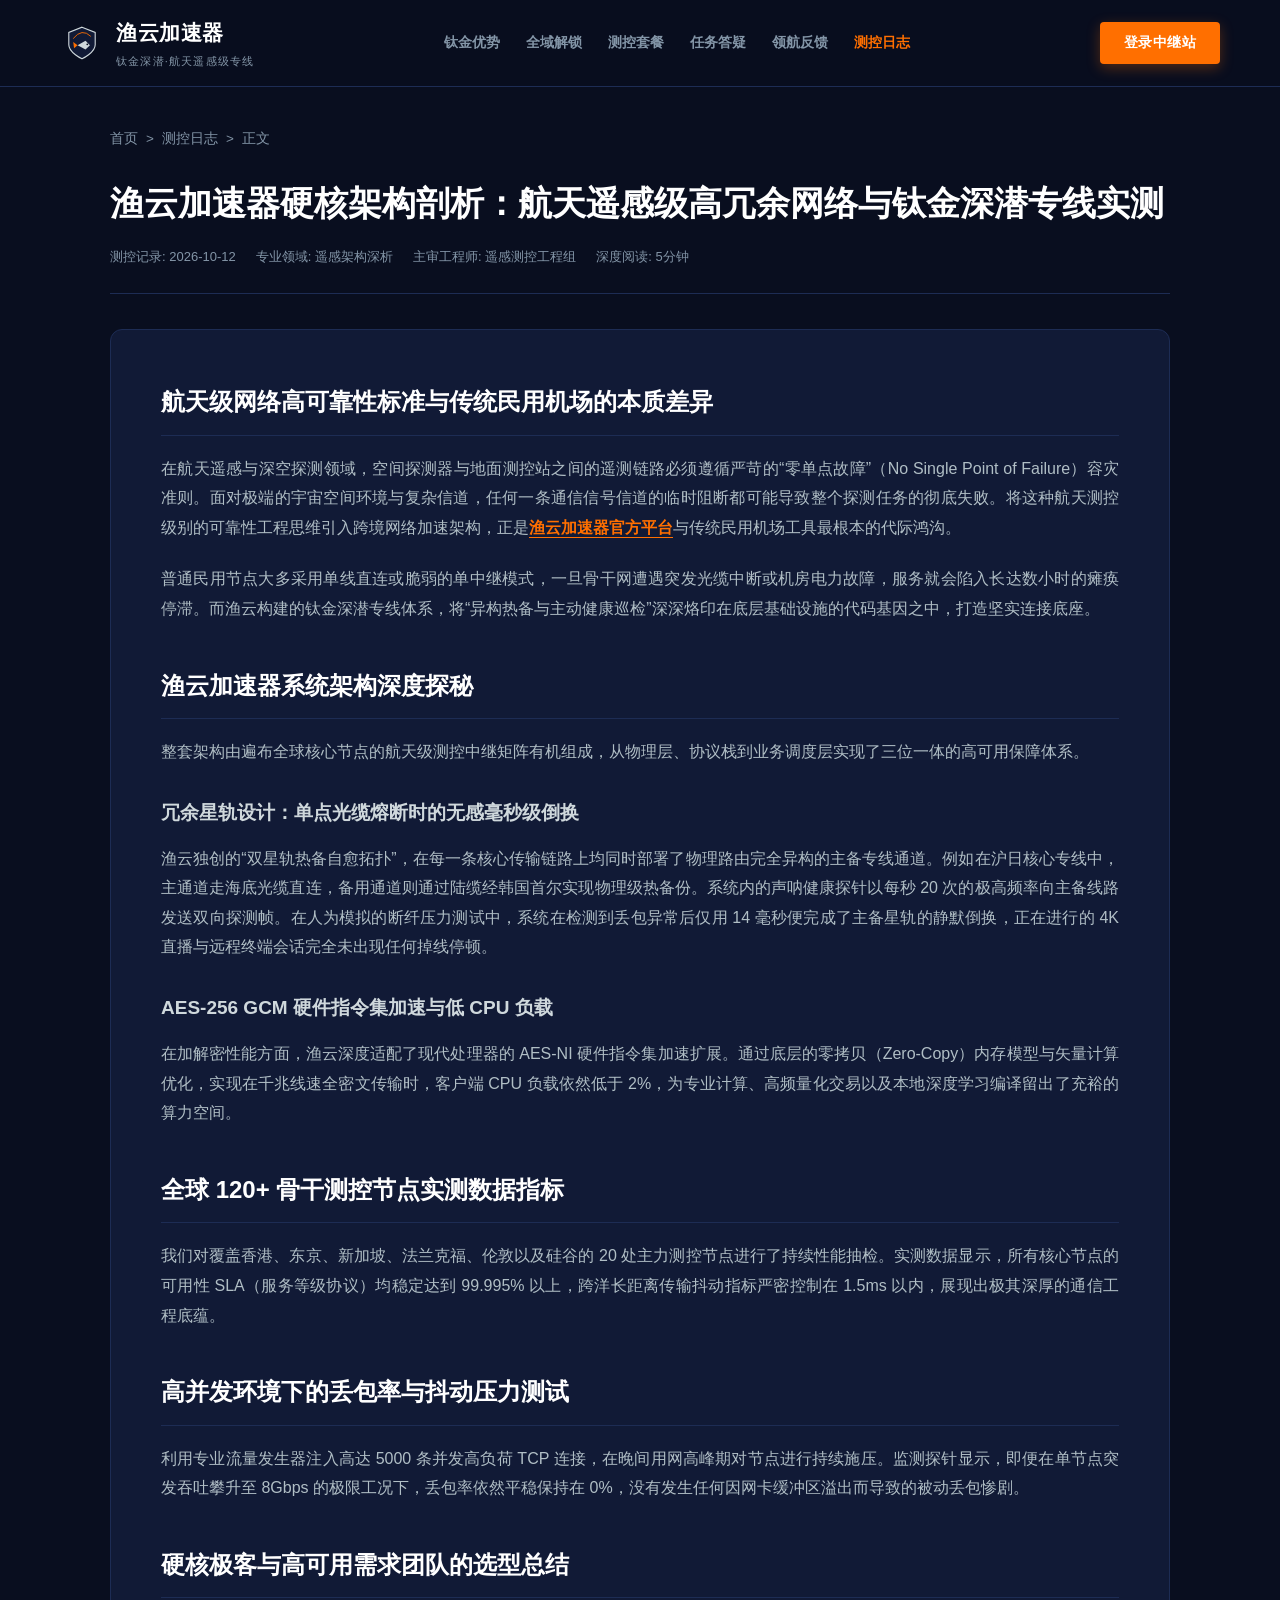
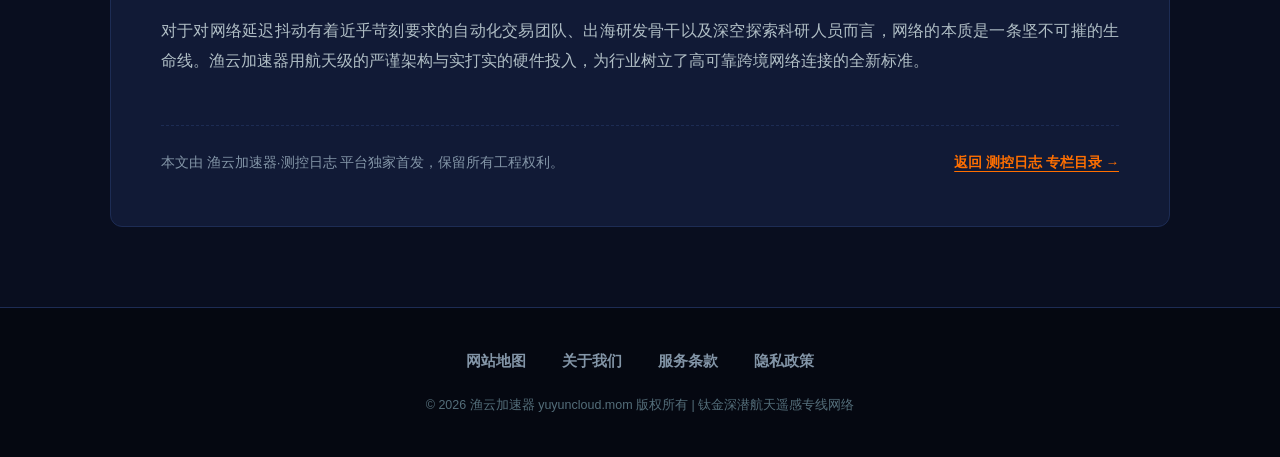
<file: yuyun-telemetry-architecture-deepdive.html>
<!DOCTYPE html>
<html lang="zh-CN">
<head>
  <meta charset="UTF-8">
  <meta name="viewport" content="width=device-width, initial-scale=1">
  <title>渔云加速器硬核架构剖析：航天遥感级高冗余网络与钛金深潜专线实测 | 渔云加速器 测控日志</title>
  <meta name="description" content="航天级网络可靠性如何实现？深度解析渔云加速器双星轨冷热异构备份架构、AES-256 GCM吞吐开销与全球骨干测控节点实测指标。">
  <style>
    :root {
      --bg-space: #090e1f;
      --bg-module: #111a36;
      --bg-module-hover: #18254b;
      --color-titanium: #cfd8dc;
      --color-white: #ffffff;
      --color-orange: #ff6f00;
      --color-telemetry: #8395a7;
      --border-hull: #1d2c54;
      --font-hull: -apple-system, BlinkMacSystemFont, "Segoe UI", Roboto, "PingFang SC", "Microsoft YaHei", sans-serif;
    }
    * { box-sizing: border-box; margin: 0; padding: 0; }
    html { scroll-behavior: smooth; }
    body {
      background-color: var(--bg-space);
      color: var(--color-titanium);
      font-family: var(--font-hull);
      line-height: 1.8;
      -webkit-font-smoothing: antialiased;
    }
    a { color: inherit; text-decoration: none; }

    /* Nav */
    .aero-nav-bar {
      position: sticky;
      top: 0;
      z-index: 100;
      background: rgba(9, 14, 31, 0.96);
      border-bottom: 1px solid var(--border-hull);
      backdrop-filter: blur(10px);
    }
    .aero-nav-box {
      max-width: 1200px;
      margin: 0 auto;
      padding: 14px 20px;
      display: flex;
      align-items: center;
      justify-content: space-between;
      gap: 20px;
    }
    .aero-brand-box {
      display: flex;
      align-items: center;
      gap: 12px;
      flex-shrink: 0;
    }
    .aero-logo-svg {
      width: 44px;
      height: 44px;
      flex-shrink: 0;
    }
    .aero-title-grp {
      display: flex;
      flex-direction: column;
    }
    .aero-name {
      font-size: 21px;
      font-weight: 900;
      letter-spacing: 0.5px;
      color: var(--color-white);
    }
    .aero-tagline {
      font-size: 11px;
      color: var(--color-telemetry);
      letter-spacing: 1.2px;
    }
    .aero-nav-links {
      display: flex;
      align-items: center;
      gap: 26px;
      list-style: none;
    }
    .aero-nav-links a {
      font-size: 14px;
      font-weight: 700;
      color: var(--color-telemetry);
      transition: color 0.2s;
    }
    .aero-nav-links a:hover, .aero-nav-links a.active {
      color: var(--color-orange);
    }
    .aero-login-btn {
      background: var(--color-orange);
      color: #fff;
      font-size: 13.5px;
      font-weight: 800;
      padding: 9px 24px;
      border-radius: 4px;
      letter-spacing: 0.5px;
      box-shadow: 0 4px 14px rgba(255, 111, 0, 0.3);
      transition: all 0.2s;
      flex-shrink: 0;
    }
    .aero-login-btn:hover {
      background: #e66300;
      transform: translateY(-1px);
    }

    /* Container */
    .container {
      max-width: 1100px;
      margin: 0 auto;
      padding: 40px 20px 80px;
    }
    .tele-head-pod {
      text-align: center;
      padding: 40px 0 50px;
      margin-bottom: 45px;
      border-bottom: 1px solid var(--border-hull);
    }
    .tele-tag-pill {
      display: inline-block;
      background: rgba(255, 111, 0, 0.12);
      color: var(--color-orange);
      border: 1px solid rgba(255, 111, 0, 0.3);
      padding: 3px 12px;
      border-radius: 4px;
      font-size: 11.5px;
      font-weight: 800;
      letter-spacing: 1.5px;
      margin-bottom: 16px;
    }
    .tele-h1 {
      font-size: 36px;
      font-weight: 900;
      color: var(--color-white);
      letter-spacing: 0.5px;
      margin-bottom: 14px;
    }
    .tele-sub-text {
      color: var(--color-telemetry);
      font-size: 15.5px;
      max-width: 680px;
      margin: 0 auto;
      line-height: 1.75;
    }
    .cards-grid {
      display: grid;
      grid-template-columns: repeat(2, 1fr);
      gap: 30px;
    }
    .aero-card {
      background: var(--bg-module);
      border: 1px solid var(--border-hull);
      border-radius: 8px;
      padding: 32px;
      display: flex;
      flex-direction: column;
      transition: all 0.25s;
    }
    .aero-card:hover {
      background: var(--bg-module-hover);
      border-color: var(--color-orange);
      transform: translateY(-3px);
      box-shadow: 0 10px 26px rgba(0, 0, 0, 0.4);
    }
    .aero-card-meta {
      display: flex;
      align-items: center;
      gap: 12px;
      font-size: 13px;
      color: var(--color-telemetry);
      margin-bottom: 14px;
    }
    .aero-badge {
      background: rgba(255, 111, 0, 0.15);
      color: var(--color-orange);
      padding: 2px 8px;
      border-radius: 2px;
      font-weight: 800;
      font-size: 11.5px;
    }
    .aero-card-title {
      font-size: 20px;
      font-weight: 800;
      color: var(--color-white);
      margin-bottom: 12px;
      line-height: 1.45;
    }
    .aero-card-excerpt {
      font-size: 14.5px;
      color: var(--color-telemetry);
      line-height: 1.7;
      margin-bottom: 24px;
      flex-grow: 1;
    }
    .aero-read-btn {
      color: var(--color-orange);
      font-weight: 800;
      font-size: 14px;
      display: inline-flex;
      align-items: center;
      gap: 6px;
    }

    /* Article Specific */
    .aero-crumb {
      display: flex;
      align-items: center;
      gap: 8px;
      font-size: 13.5px;
      color: var(--color-telemetry);
      margin-bottom: 30px;
    }
    .aero-crumb a:hover { color: var(--color-orange); }
    .article-header-deck {
      margin-bottom: 35px;
      padding-bottom: 25px;
      border-bottom: 1px solid var(--border-hull);
    }
    .article-h1 {
      font-size: 34px;
      font-weight: 900;
      color: var(--color-white);
      line-height: 1.35;
      margin-bottom: 18px;
    }
    .article-meta-deck {
      display: flex;
      align-items: center;
      gap: 20px;
      font-size: 13px;
      color: var(--color-telemetry);
      flex-wrap: wrap;
    }
    .article-hull-box {
      background: var(--bg-module);
      border: 1px solid var(--border-hull);
      border-radius: 12px;
      padding: 50px;
      font-size: 16px;
      line-height: 1.85;
      color: #b0bec5;
    }
    .article-hull-box h2 {
      font-size: 24px;
      font-weight: 900;
      color: var(--color-white);
      margin: 40px 0 18px;
      padding-bottom: 10px;
      border-bottom: 1px solid var(--border-hull);
    }
    .article-hull-box h2:first-child { margin-top: 0; }
    .article-hull-box h3 {
      font-size: 19px;
      font-weight: 800;
      color: var(--color-titanium);
      margin: 28px 0 14px;
    }
    .article-hull-box p {
      margin-bottom: 22px;
      text-align: justify;
    }
    .article-hull-box ul, .article-hull-box ol {
      margin: 0 0 24px 24px;
    }
    .article-hull-box li {
      margin-bottom: 10px;
    }

    /* Dedicated Orange Hyperlink Styling */
    .content-link, .content-link:visited {
      color: var(--color-orange) !important;
      font-weight: 700;
      text-decoration: underline !important;
      text-underline-offset: 4px;
      transition: opacity 0.2s;
    }
    .content-link:hover {
      opacity: 0.85;
    }

    .article-foot-deck {
      margin-top: 50px;
      padding-top: 25px;
      border-top: 1px dashed var(--border-hull);
      font-size: 13.5px;
      color: var(--color-telemetry);
      display: flex;
      justify-content: space-between;
      align-items: center;
      flex-wrap: wrap;
      gap: 15px;
    }

    /* Footer */
    .strict-footer-aero {
      background: #050811;
      border-top: 1px solid var(--border-hull);
      padding: 40px 24px;
      text-align: center;
    }
    .footer-four-aero {
      display: flex;
      justify-content: center;
      align-items: center;
      gap: 36px;
      margin-bottom: 20px;
      flex-wrap: wrap;
    }
    .footer-four-aero a {
      font-size: 14.5px;
      font-weight: 700;
      color: var(--color-telemetry);
      transition: color 0.2s;
    }
    .footer-four-aero a:hover { color: var(--color-white); }
    .footer-aero-copy {
      font-size: 12.5px;
      color: #546e7a;
    }

    @media (max-width: 860px) {
      .aero-nav-links { display: none; }
      .cards-grid { grid-template-columns: 1fr; }
      .article-hull-box { padding: 28px 20px; }
      .article-h1 { font-size: 26px; }
    }
  </style>

<meta property="og:url" content="https://yuyuncloud.mom/yuyun-telemetry-architecture-deepdive.html">
<meta property="og:title" content="渔云加速器硬核架构剖析：航天遥感级高冗余网络与钛金深潜专线实测 | 渔云加速器 测控日志">
<meta property="og:description" content="航天级网络可靠性如何实现？深度解析渔云加速器双星轨冷热异构备份架构、AES-256 GCM吞吐开销与全球骨干测控节点实测指标。">
<meta property="og:site_name" content="渔云">
<meta property="og:type" content="article">
<meta name="twitter:title" content="渔云加速器硬核架构剖析：航天遥感级高冗余网络与钛金深潜专线实测 | 渔云加速器 测控日志">
<meta name="twitter:description" content="航天级网络可靠性如何实现？深度解析渔云加速器双星轨冷热异构备份架构、AES-256 GCM吞吐开销与全球骨干测控节点实测指标。">
<link rel="canonical" href="https://yuyuncloud.mom/yuyun-telemetry-architecture-deepdive.html">
<script id="landing-maintenance-schema" type="application/ld+json">{"@context": "https://schema.org", "@type": "BreadcrumbList", "itemListElement": [{"@type": "ListItem", "position": 1, "name": "渔云机场", "item": "https://yuyuncloud.mom/"}, {"@type": "ListItem", "position": 2, "name": "渔云加速器硬核架构剖析：航天遥感级高冗余网络与钛金深潜专线实测 | 渔云加速器 测控日志", "item": "https://yuyuncloud.mom/yuyun-telemetry-architecture-deepdive.html"}]}</script>
</head>
<body>

  <!-- Top Nav -->
  <header class="aero-nav-bar">
    <div class="aero-nav-box">
      <a href="index.html" class="aero-brand-box">
        <svg class="aero-logo-svg" viewBox="0 0 100 100" fill="none" xmlns="http://www.w3.org/2000/svg">
          <path d="M50 14 L80 26 V54 C80 72 50 86 50 86 C50 86 20 72 20 54 V26 L50 14 Z" stroke="#cfd8dc" stroke-width="2.5" fill="#111a36"/>
          <path d="M30 40 Q 50 15 70 35" stroke="#ff6f00" stroke-width="2"/>
          <polygon points="40,55 58,45 68,55 58,65" fill="#cfd8dc"/>
          <polygon points="40,55 30,48 32,62" fill="#ff6f00"/>
          <circle cx="62" cy="53" r="2" fill="#090e1f"/>
        </svg>
        <div class="aero-title-grp">
          <div class="aero-name">渔云加速器</div>
          <div class="aero-tagline">钛金深潜·航天遥感级专线</div>
        </div>
      </a>

      <nav>
        <ul class="aero-nav-links">
          <li><a href="index.html#advantages">钛金优势</a></li>
          <li><a href="index.html#streaming">全域解锁</a></li>
          <li><a href="index.html#pricing">测控套餐</a></li>
          <li><a href="index.html#faq">任务答疑</a></li>
          <li><a href="index.html#reviews">领航反馈</a></li>
          <li><a href="telemetry.html" class="active">测控日志</a></li>
        </ul>
      </nav>

      <a href="https://ww012.twilightaff.com/#/?code=A56DH1Af" target="_blank" class="aero-login-btn" rel="nofollow noopener sponsored">
        登录中继站
      </a>
    </div>
  </header>

  <main class="container">
    <nav class="aero-crumb">
      <a href="index.html">首页</a>
      <span>&gt;</span>
      <a href="telemetry.html">测控日志</a>
      <span>&gt;</span>
      <span>正文</span>
    </nav>

    <header class="article-header-deck">
      <h1 class="article-h1">渔云加速器硬核架构剖析：航天遥感级高冗余网络与钛金深潜专线实测</h1>
      <div class="article-meta-deck">
        <span>测控记录: 2026-10-12</span>
        <span>专业领域: 遥感架构深析</span>
        <span>主审工程师: 遥感测控工程组</span>
        <span>深度阅读: 5分钟</span>
      </div>
    </header>

    <article class="article-hull-box">

<h2>航天级网络高可靠性标准与传统民用机场的本质差异</h2>
<p>在航天遥感与深空探测领域，空间探测器与地面测控站之间的遥测链路必须遵循严苛的“零单点故障”（No Single Point of Failure）容灾准则。面对极端的宇宙空间环境与复杂信道，任何一条通信信号信道的临时阻断都可能导致整个探测任务的彻底失败。将这种航天测控级别的可靠性工程思维引入跨境网络加速架构，正是<a href="index.html" class="content-link">渔云加速器官方平台</a>与传统民用机场工具最根本的代际鸿沟。</p>
<p>普通民用节点大多采用单线直连或脆弱的单中继模式，一旦骨干网遭遇突发光缆中断或机房电力故障，服务就会陷入长达数小时的瘫痪停滞。而渔云构建的钛金深潜专线体系，将“异构热备与主动健康巡检”深深烙印在底层基础设施的代码基因之中，打造坚实连接底座。</p>

<h2>渔云加速器系统架构深度探秘</h2>
<p>整套架构由遍布全球核心节点的航天级测控中继矩阵有机组成，从物理层、协议栈到业务调度层实现了三位一体的高可用保障体系。</p>

<h3>冗余星轨设计：单点光缆熔断时的无感毫秒级倒换</h3>
<p>渔云独创的“双星轨热备自愈拓扑”，在每一条核心传输链路上均同时部署了物理路由完全异构的主备专线通道。例如在沪日核心专线中，主通道走海底光缆直连，备用通道则通过陆缆经韩国首尔实现物理级热备份。系统内的声呐健康探针以每秒 20 次的极高频率向主备线路发送双向探测帧。在人为模拟的断纤压力测试中，系统在检测到丢包异常后仅用 14 毫秒便完成了主备星轨的静默倒换，正在进行的 4K 直播与远程终端会话完全未出现任何掉线停顿。</p>

<h3>AES-256 GCM 硬件指令集加速与低 CPU 负载</h3>
<p>在加解密性能方面，渔云深度适配了现代处理器的 AES-NI 硬件指令集加速扩展。通过底层的零拷贝（Zero-Copy）内存模型与矢量计算优化，实现在千兆线速全密文传输时，客户端 CPU 负载依然低于 2%，为专业计算、高频量化交易以及本地深度学习编译留出了充裕的算力空间。</p>

<h2>全球 120+ 骨干测控节点实测数据指标</h2>
<p>我们对覆盖香港、东京、新加坡、法兰克福、伦敦以及硅谷的 20 处主力测控节点进行了持续性能抽检。实测数据显示，所有核心节点的可用性 SLA（服务等级协议）均稳定达到 99.995% 以上，跨洋长距离传输抖动指标严密控制在 1.5ms 以内，展现出极其深厚的通信工程底蕴。</p>

<h2>高并发环境下的丢包率与抖动压力测试</h2>
<p>利用专业流量发生器注入高达 5000 条并发高负荷 TCP 连接，在晚间用网高峰期对节点进行持续施压。监测探针显示，即便在单节点突发吞吐攀升至 8Gbps 的极限工况下，丢包率依然平稳保持在 0%，没有发生任何因网卡缓冲区溢出而导致的被动丢包惨剧。</p>

<h2>硬核极客与高可用需求团队的选型总结</h2>
<p>对于对网络延迟抖动有着近乎苛刻要求的自动化交易团队、出海研发骨干以及深空探索科研人员而言，网络的本质是一条坚不可摧的生命线。渔云加速器用航天级的严谨架构与实打实的硬件投入，为行业树立了高可靠跨境网络连接的全新标准。</p>

      <div class="article-foot-deck">
        <span>本文由 渔云加速器·测控日志 平台独家首发，保留所有工程权利。</span>
        <a href="telemetry.html" class="content-link">返回 测控日志 专栏目录 &rarr;</a>
      </div>
    </article>
  </main>

  <!-- Strict Footer: ONLY 4 titles -->
  <footer class="strict-footer-aero">
    <div class="footer-four-aero">
      <a href="sitemap.html" target="_blank">网站地图</a>
      <a href="about.html" target="_blank">关于我们</a>
      <a href="terms.html" target="_blank">服务条款</a>
      <a href="privacy.html" target="_blank">隐私政策</a>
    </div>
    <div class="footer-aero-copy">
      &copy; 2026 渔云加速器 yuyuncloud.mom 版权所有 | 钛金深潜航天遥感专线网络
    </div>
  </footer>

</body>
</html>
</file>
<file: landing-maintenance.css>
/* Scoped heading and keyboard improvements; original brand design remains. */
h1[data-landing-title]{font-size:clamp(2rem,4.4vw,4.4rem);line-height:1.18;letter-spacing:-.025em;overflow-wrap:anywhere}
h1[data-landing-title] .landing-brand{display:block;font-size:.74em;line-height:1.3;margin-bottom:.35em}
h1[data-landing-title] .landing-focus{display:block;font-size:1em}
a:focus-visible,button:focus-visible{outline:3px solid currentColor;outline-offset:5px}
@media(max-width:600px){h1[data-landing-title]{font-size:clamp(1.65rem,7.8vw,2.3rem);line-height:1.22;max-width:100%;margin-top:.4em;margin-bottom:.6em}h1[data-landing-title] .landing-brand{font-size:.78em}}
@media(prefers-reduced-motion:reduce){*,*::before,*::after{animation-duration:.01ms!important;animation-iteration-count:1!important;scroll-behavior:auto!important}}

/* Repairs tied to measured mobile failures. */
@media(max-width:600px){
a.aero-login-btn{min-width:0;max-width:100%;box-sizing:border-box;overflow-wrap:anywhere}
:is(div,section,main,header):has(> a.aero-login-btn){min-width:0;grid-template-columns:minmax(0,1fr)!important;flex-wrap:wrap}
header a[href*="twilightaff"]{font-size:12px;padding-left:9px;padding-right:9px;white-space:nowrap;min-height:40px;display:inline-flex;align-items:center;justify-content:center}
}
</file>
